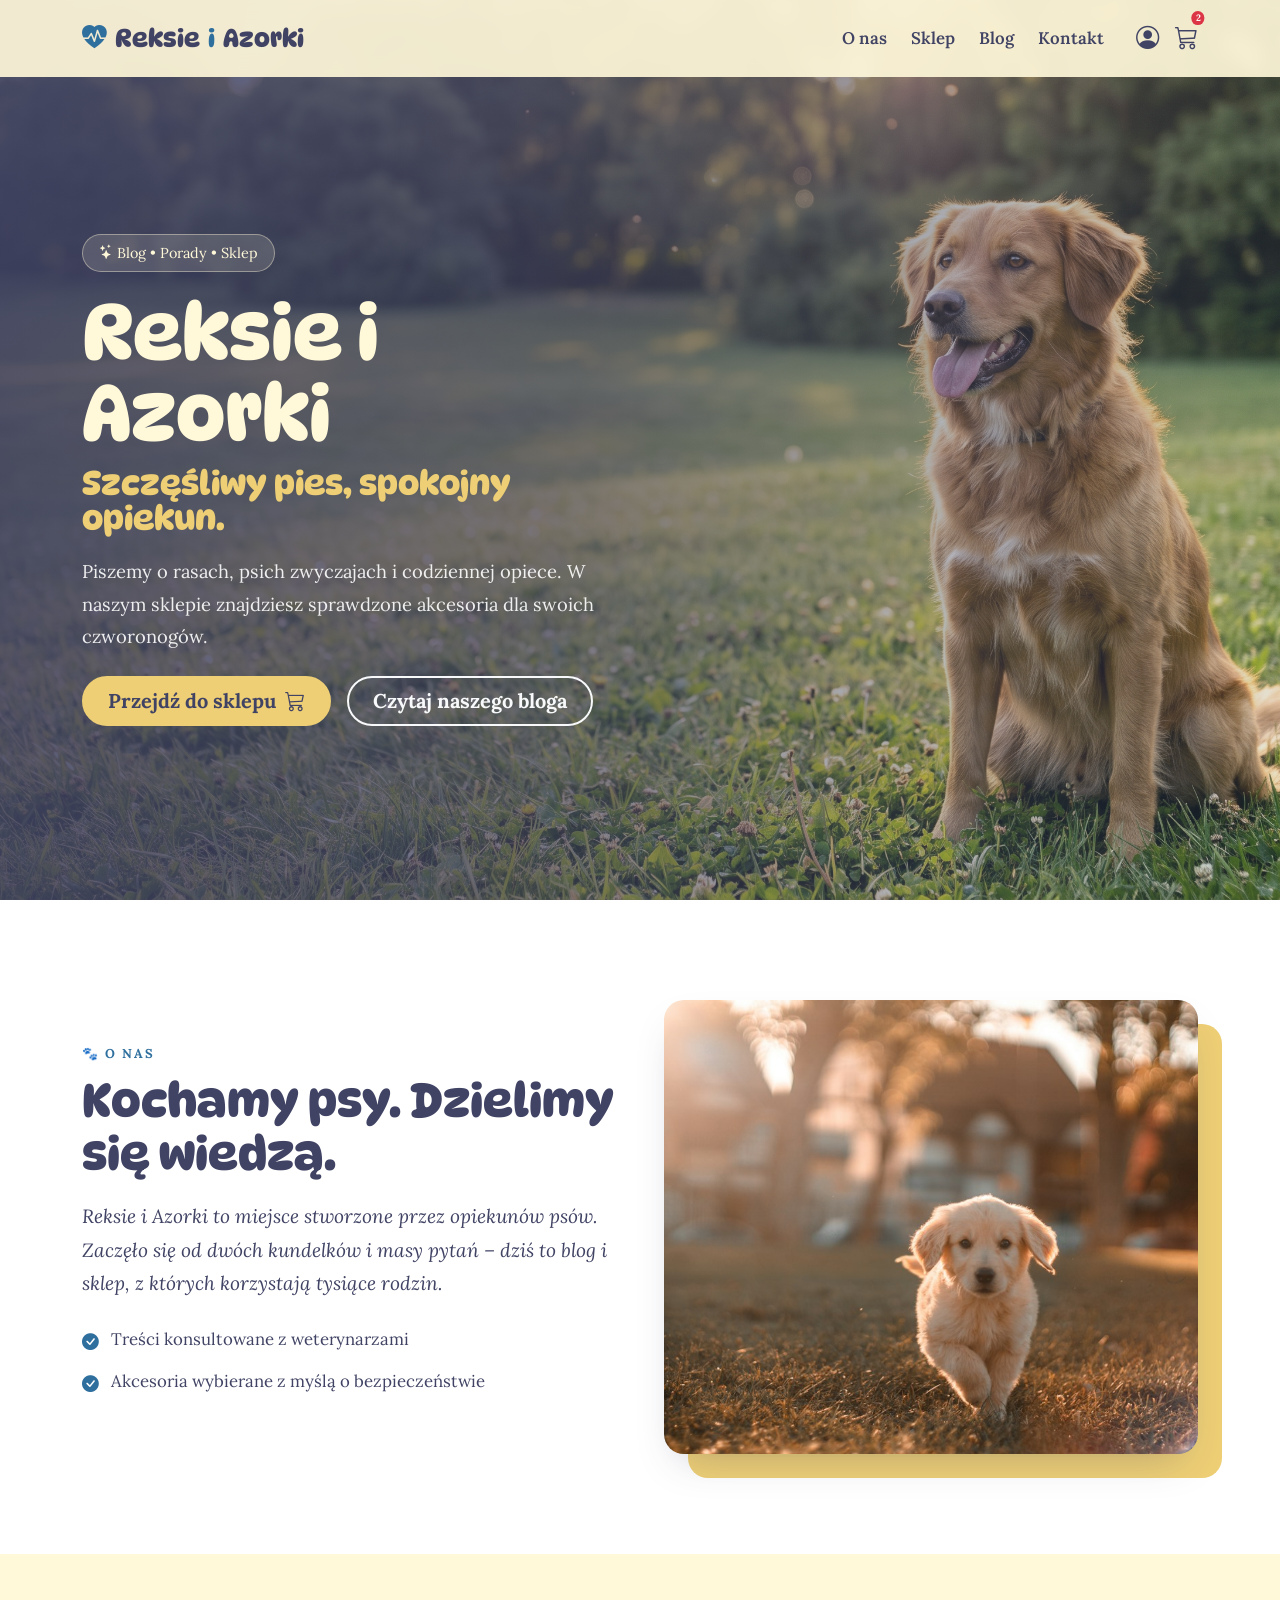
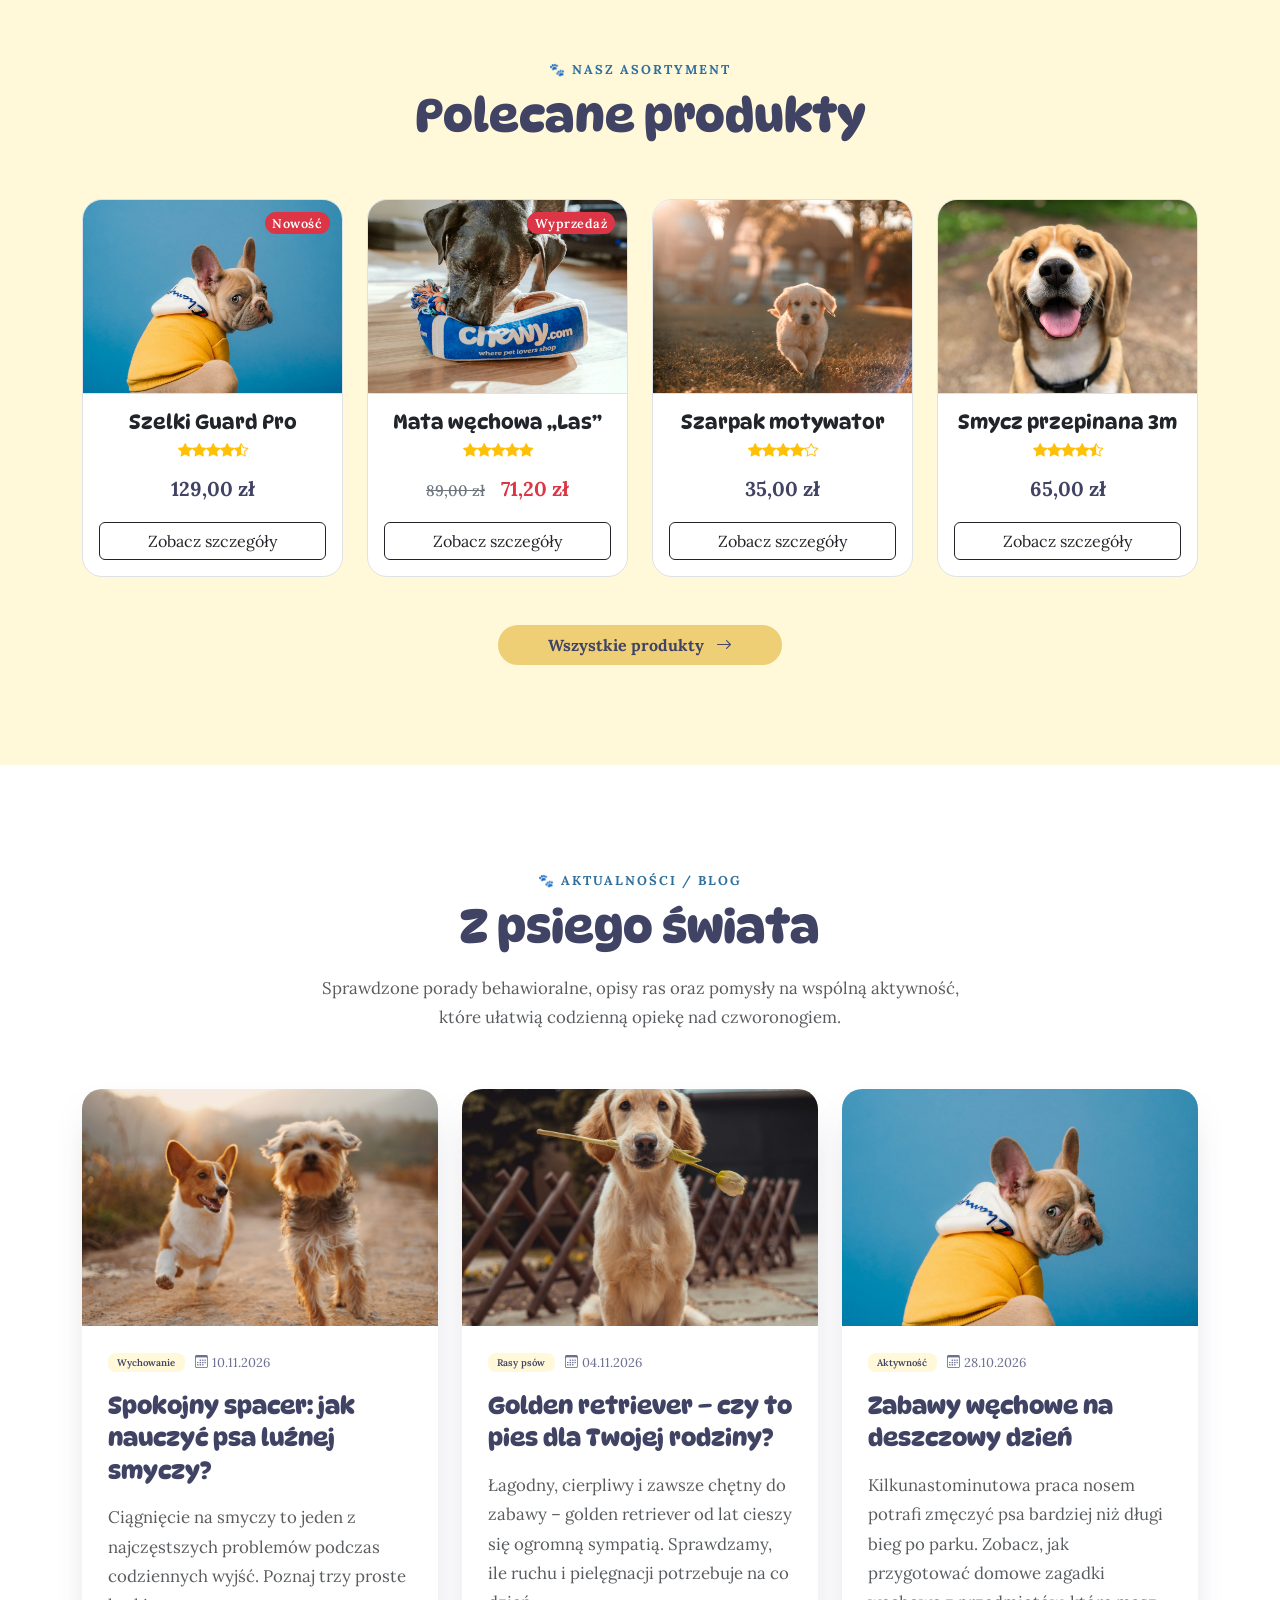
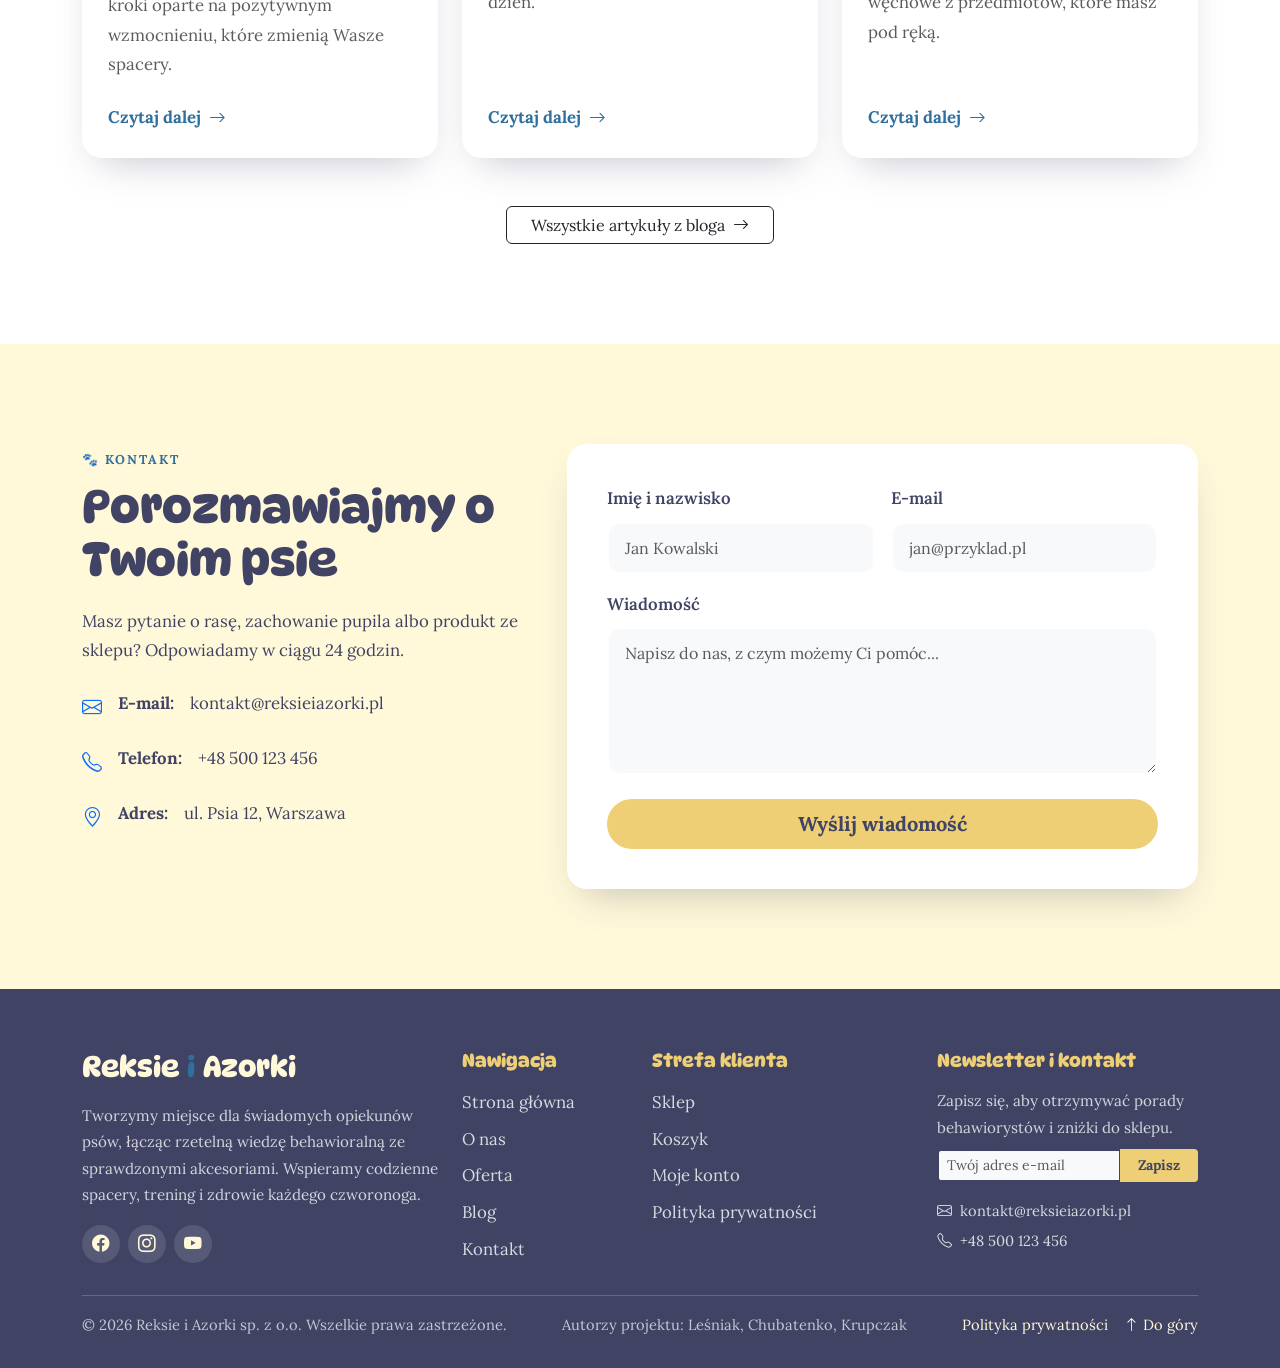
<file: index.html>
<!DOCTYPE html>
<html lang="pl">
<head>
<meta charset="utf-8"/>
<meta content="width=device-width, initial-scale=1" name="viewport"/>
<title>Reksie i Azorki – blog o psach, porady i akcesoria</title>
<meta content="Porady dla opiekunów psów, informacje o rasach i inspiracje do wspólnej aktywności." name="description"/>
<link href="https://fonts.googleapis.com" rel="preconnect"/>
<link crossorigin="" href="https://fonts.gstatic.com" rel="preconnect"/>
<link href="https://fonts.googleapis.com/css2?family=Lora:ital,wght@0,400;0,500;0,600;0,700;1,400&amp;family=DynaPuff:wght@400;500;600;700&amp;display=swap" rel="stylesheet"/>
<link href="https://cdn.jsdelivr.net/npm/bootstrap@5.3.3/dist/css/bootstrap.min.css" rel="stylesheet"/>
<link href="https://cdn.jsdelivr.net/npm/bootstrap-icons@1.11.3/font/bootstrap-icons.min.css" rel="stylesheet"/>
<link href="style.css" rel="stylesheet"/>
</head>
<body data-bs-offset="90" data-bs-spy="scroll" data-bs-target="#mainNav" tabindex="0">
<a class="skip-link" href="#hero">Przejdź do treści</a>

<!-- 1. NAWIGACJA -->
<div id="site-header"></div>

<main>
<!-- 2. HERO -->
<section class="hero" id="hero" style="background-image: url('assets/hero-dog.jpg');">
  <div class="hero-overlay"></div>
  <div class="container position-relative">
    <div class="row">
      <div class="col-lg-7 col-xl-6">
        <span class="eyebrow"><i aria-hidden="true" class="bi bi-stars"></i> Blog • Porady • Sklep</span>
        <h1 class="hero-title">Reksie i Azorki<br><span class="hero-tagline">Szczęśliwy pies, spokojny opiekun.</span></h1>
        <p class="hero-lead">Piszemy o rasach, psich zwyczajach i codziennej opiece. W naszym sklepie znajdziesz sprawdzone akcesoria dla swoich czworonogów.</p>
        <div class="d-flex flex-wrap gap-3 mt-4">
          <a class="btn btn-brand btn-lg px-4" href="sklep.html">Przejdź do sklepu <i aria-hidden="true" class="bi bi-cart3 ms-1"></i></a>
          <a class="btn btn-outline-light btn-lg px-4" href="blog.html">Czytaj naszego bloga</a>
        </div>
      </div>
    </div>
  </div>
</section>

<!-- 3. O NAS -->
<section class="section" id="o-nas">
  <div class="container">
    <div class="row align-items-center g-5">
      <div class="col-lg-6">
        <span class="section-kicker">O nas</span>
        <h2 class="section-title">Kochamy psy. Dzielimy się wiedzą.</h2>
        <p class="lead-text">Reksie i Azorki to miejsce stworzone przez opiekunów psów. Zaczęło się od dwóch kundelków i masy pytań – dziś to blog i sklep, z których korzystają tysiące rodzin.</p>
        <ul class="feature-list list-unstyled mt-4">
          <li><i aria-hidden="true" class="bi bi-check-circle-fill"></i> Treści konsultowane z weterynarzami</li>
          <li><i aria-hidden="true" class="bi bi-check-circle-fill"></i> Akcesoria wybierane z myślą o bezpieczeństwie</li>
        </ul>
      </div>
      <div class="col-lg-6">
        <div class="about-media">
          <img alt="Uśmiechnięta kobieta przytulająca psa" class="img-fluid about-img" loading="lazy" src="assets/dog-5.jpg"/>
        </div>
      </div>
    </div>
  </div>
</section>

<!-- 4. SKLEP -->
<section class="section section-alt" id="sklep">
  <div class="container">
    <div class="text-center mx-auto section-intro">
      <span class="section-kicker">Nasz asortyment</span>
      <h2 class="section-title">Polecane produkty</h2>
    </div>
    <div class="row g-4">
      <div class="col-md-6 col-lg-3">
        <article class="card h-100 product-card">
          <div class="product-img-wrapper">
            <span class="badge bg-danger product-badge">Nowość</span>
            <img src="assets/dog-3.jpg" class="card-img-top" alt="Szelki" loading="lazy">
          </div>
          <div class="card-body d-flex flex-column text-center">
            <h3 class="card-title h5 mb-1">Szelki Guard Pro</h3>
            <div class="rating-stars mb-2">
              <i class="bi bi-star-fill"></i><i class="bi bi-star-fill"></i><i class="bi bi-star-fill"></i><i class="bi bi-star-fill"></i><i class="bi bi-star-half"></i>
            </div>
            <div class="price-wrap mb-3 mt-auto"><span class="current-price">129,00 zł</span></div>
            <a href="produkt.html" class="btn btn-outline-dark w-100 mt-auto">Zobacz szczegóły</a>
          </div>
        </article>
      </div>
      <div class="col-md-6 col-lg-3">
        <article class="card h-100 product-card">
          <div class="product-img-wrapper">
            <span class="badge bg-danger product-badge">Wyprzedaż</span>
            <img src="assets/dog-4.jpg" class="card-img-top" alt="Mata węchowa" loading="lazy">
          </div>
          <div class="card-body d-flex flex-column text-center">
            <h3 class="card-title h5 mb-1">Mata węchowa „Las”</h3>
            <div class="rating-stars mb-2">
              <i class="bi bi-star-fill"></i><i class="bi bi-star-fill"></i><i class="bi bi-star-fill"></i><i class="bi bi-star-fill"></i><i class="bi bi-star-fill"></i>
            </div>
            <div class="price-wrap mb-3 mt-auto">
              <span class="old-price">89,00 zł</span>
              <span class="current-price text-danger">71,20 zł</span>
            </div>
            <a href="produkt.html" class="btn btn-outline-dark w-100 mt-auto">Zobacz szczegóły</a>
          </div>
        </article>
      </div>
      <div class="col-md-6 col-lg-3">
        <article class="card h-100 product-card">
          <div class="product-img-wrapper">
            <img src="assets/dog-5.jpg" class="card-img-top" alt="Szarpak" loading="lazy">
          </div>
          <div class="card-body d-flex flex-column text-center">
            <h3 class="card-title h5 mb-1">Szarpak motywator</h3>
            <div class="rating-stars mb-2">
              <i class="bi bi-star-fill"></i><i class="bi bi-star-fill"></i><i class="bi bi-star-fill"></i><i class="bi bi-star-fill"></i><i class="bi bi-star"></i>
            </div>
            <div class="price-wrap mb-3 mt-auto"><span class="current-price">35,00 zł</span></div>
            <a href="produkt.html" class="btn btn-outline-dark w-100 mt-auto">Zobacz szczegóły</a>
          </div>
        </article>
      </div>
      <div class="col-md-6 col-lg-3">
        <article class="card h-100 product-card">
          <div class="product-img-wrapper">
            <img src="assets/dog-6.jpg" class="card-img-top" alt="Smycz" loading="lazy">
          </div>
          <div class="card-body d-flex flex-column text-center">
            <h3 class="card-title h5 mb-1">Smycz przepinana 3m</h3>
            <div class="rating-stars mb-2">
              <i class="bi bi-star-fill"></i><i class="bi bi-star-fill"></i><i class="bi bi-star-fill"></i><i class="bi bi-star-fill"></i><i class="bi bi-star-half"></i>
            </div>
            <div class="price-wrap mb-3 mt-auto"><span class="current-price">65,00 zł</span></div>
            <a href="produkt.html" class="btn btn-outline-dark w-100 mt-auto">Zobacz szczegóły</a>
          </div>
        </article>
      </div>
    </div>
    <div class="text-center mt-5">
      <a href="sklep.html" class="btn btn-brand px-5">Wszystkie produkty <i class="bi bi-arrow-right ms-2"></i></a>
    </div>
  </div>
</section>

<!-- 5. BLOG -->
<section class="section" id="blog">
  <div class="container">
    <div class="text-center mx-auto section-intro">
      <span class="section-kicker">Aktualności / Blog</span>
      <h2 class="section-title">Z psiego świata</h2>
      <p class="text-muted">Sprawdzone porady behawioralne, opisy ras oraz pomysły na wspólną aktywność, które ułatwią codzienną opiekę nad czworonogiem.</p>
    </div>
    <div class="row g-4">
      <div class="col-md-6 col-lg-4">
        <article class="card blog-card h-100">
          <a href="single.html?post=spacer"><img alt="Psy na spacerze" class="card-img-top" loading="lazy" src="assets/dog-1.jpg"/></a>
          <div class="card-body d-flex flex-column">
            <div class="post-meta">
              <span class="badge category-badge">Wychowanie</span>
              <span><i class="bi bi-calendar3 me-1"></i>10.11.2026</span>
            </div>
            <h3 class="card-title"><a href="single.html?post=spacer">Spokojny spacer: jak nauczyć psa luźnej smyczy?</a></h3>
            <p class="card-text text-muted mb-4">Ciągnięcie na smyczy to jeden z najczęstszych problemów podczas codziennych wyjść. Poznaj trzy proste kroki oparte na pozytywnym wzmocnieniu, które zmienią Wasze spacery.</p>
            <a class="card-link-brand mt-auto" href="single.html?post=spacer">Czytaj dalej <i class="bi bi-arrow-right"></i></a>
          </div>
        </article>
      </div>
      <div class="col-md-6 col-lg-4">
        <article class="card blog-card h-100">
          <a href="single.html?post=rasa"><img alt="Golden retriever" class="card-img-top" loading="lazy" src="assets/dog-2.jpg"/></a>
          <div class="card-body d-flex flex-column">
            <div class="post-meta">
              <span class="badge category-badge">Rasy psów</span>
              <span><i class="bi bi-calendar3 me-1"></i>04.11.2026</span>
            </div>
            <h3 class="card-title"><a href="single.html?post=rasa">Golden retriever – czy to pies dla Twojej rodziny?</a></h3>
            <p class="card-text text-muted mb-4">Łagodny, cierpliwy i zawsze chętny do zabawy – golden retriever od lat cieszy się ogromną sympatią. Sprawdzamy, ile ruchu i pielęgnacji potrzebuje na co dzień.</p>
            <a class="card-link-brand mt-auto" href="single.html?post=rasa">Czytaj dalej <i class="bi bi-arrow-right"></i></a>
          </div>
        </article>
      </div>
      <div class="col-md-6 col-lg-4">
        <article class="card blog-card h-100">
          <a href="single.html?post=zabawa"><img alt="Pies na trawie" class="card-img-top" loading="lazy" src="assets/dog-3.jpg"/></a>
          <div class="card-body d-flex flex-column">
            <div class="post-meta">
              <span class="badge category-badge">Aktywność</span>
              <span><i class="bi bi-calendar3 me-1"></i>28.10.2026</span>
            </div>
            <h3 class="card-title"><a href="single.html?post=zabawa">Zabawy węchowe na deszczowy dzień</a></h3>
            <p class="card-text text-muted mb-4">Kilkunastominutowa praca nosem potrafi zmęczyć psa bardziej niż długi bieg po parku. Zobacz, jak przygotować domowe zagadki węchowe z przedmiotów, które masz pod ręką.</p>
            <a class="card-link-brand mt-auto" href="single.html?post=zabawa">Czytaj dalej <i class="bi bi-arrow-right"></i></a>
          </div>
        </article>
      </div>
    </div>
    <div class="text-center mt-5">
      <a class="btn btn-outline-dark px-4" href="blog.html">Wszystkie artykuły z bloga <i aria-hidden="true" class="bi bi-arrow-right ms-1"></i></a>
    </div>
  </div>
</section>

<!-- 6. KONTAKT -->
<section class="section section-alt" id="kontakt">
  <div class="container">
    <div class="row g-5">
      <div class="col-lg-5">
        <span class="section-kicker">Kontakt</span>
        <h2 class="section-title">Porozmawiajmy o Twoim psie</h2>
        <p>Masz pytanie o rasę, zachowanie pupila albo produkt ze sklepu? Odpowiadamy w ciągu 24 godzin.</p>
        <ul class="contact-list list-unstyled mt-4">
          <li><i class="bi bi-envelope fs-5 text-primary"></i> <strong>E-mail:</strong> kontakt@reksieiazorki.pl</li>
          <li><i class="bi bi-telephone fs-5 text-primary"></i> <strong>Telefon:</strong> +48 500 123 456</li>
          <li><i class="bi bi-geo-alt fs-5 text-primary"></i> <strong>Adres:</strong> ul. Psia 12, Warszawa</li>
        </ul>
      </div>
      <div class="col-lg-7">
        <form class="contact-form">
          <div class="row g-3 mb-3">
            <div class="col-md-6">
              <label for="contactName" class="form-label">Imię i nazwisko</label>
              <input type="text" id="contactName" class="form-control" placeholder="Jan Kowalski" required>
            </div>
            <div class="col-md-6">
              <label for="contactEmail" class="form-label">E-mail</label>
              <input type="email" id="contactEmail" class="form-control" placeholder="jan@przyklad.pl" required>
            </div>
          </div>
          <div class="mb-4">
            <label for="contactMessage" class="form-label">Wiadomość</label>
            <textarea id="contactMessage" class="form-control" rows="5" placeholder="Napisz do nas, z czym możemy Ci pomóc..." required></textarea>
          </div>
          <button class="btn btn-brand btn-lg w-100" type="button">Wyślij wiadomość</button>
        </form>
      </div>
    </div>
  </div>
</section>
</main>

<!-- STOPKA -->
<div id="site-footer"></div>
<script src="js/layout.js"></script>
<script src="https://cdn.jsdelivr.net/npm/bootstrap@5.3.3/dist/js/bootstrap.bundle.min.js"></script>
</body>
</html>
</file>
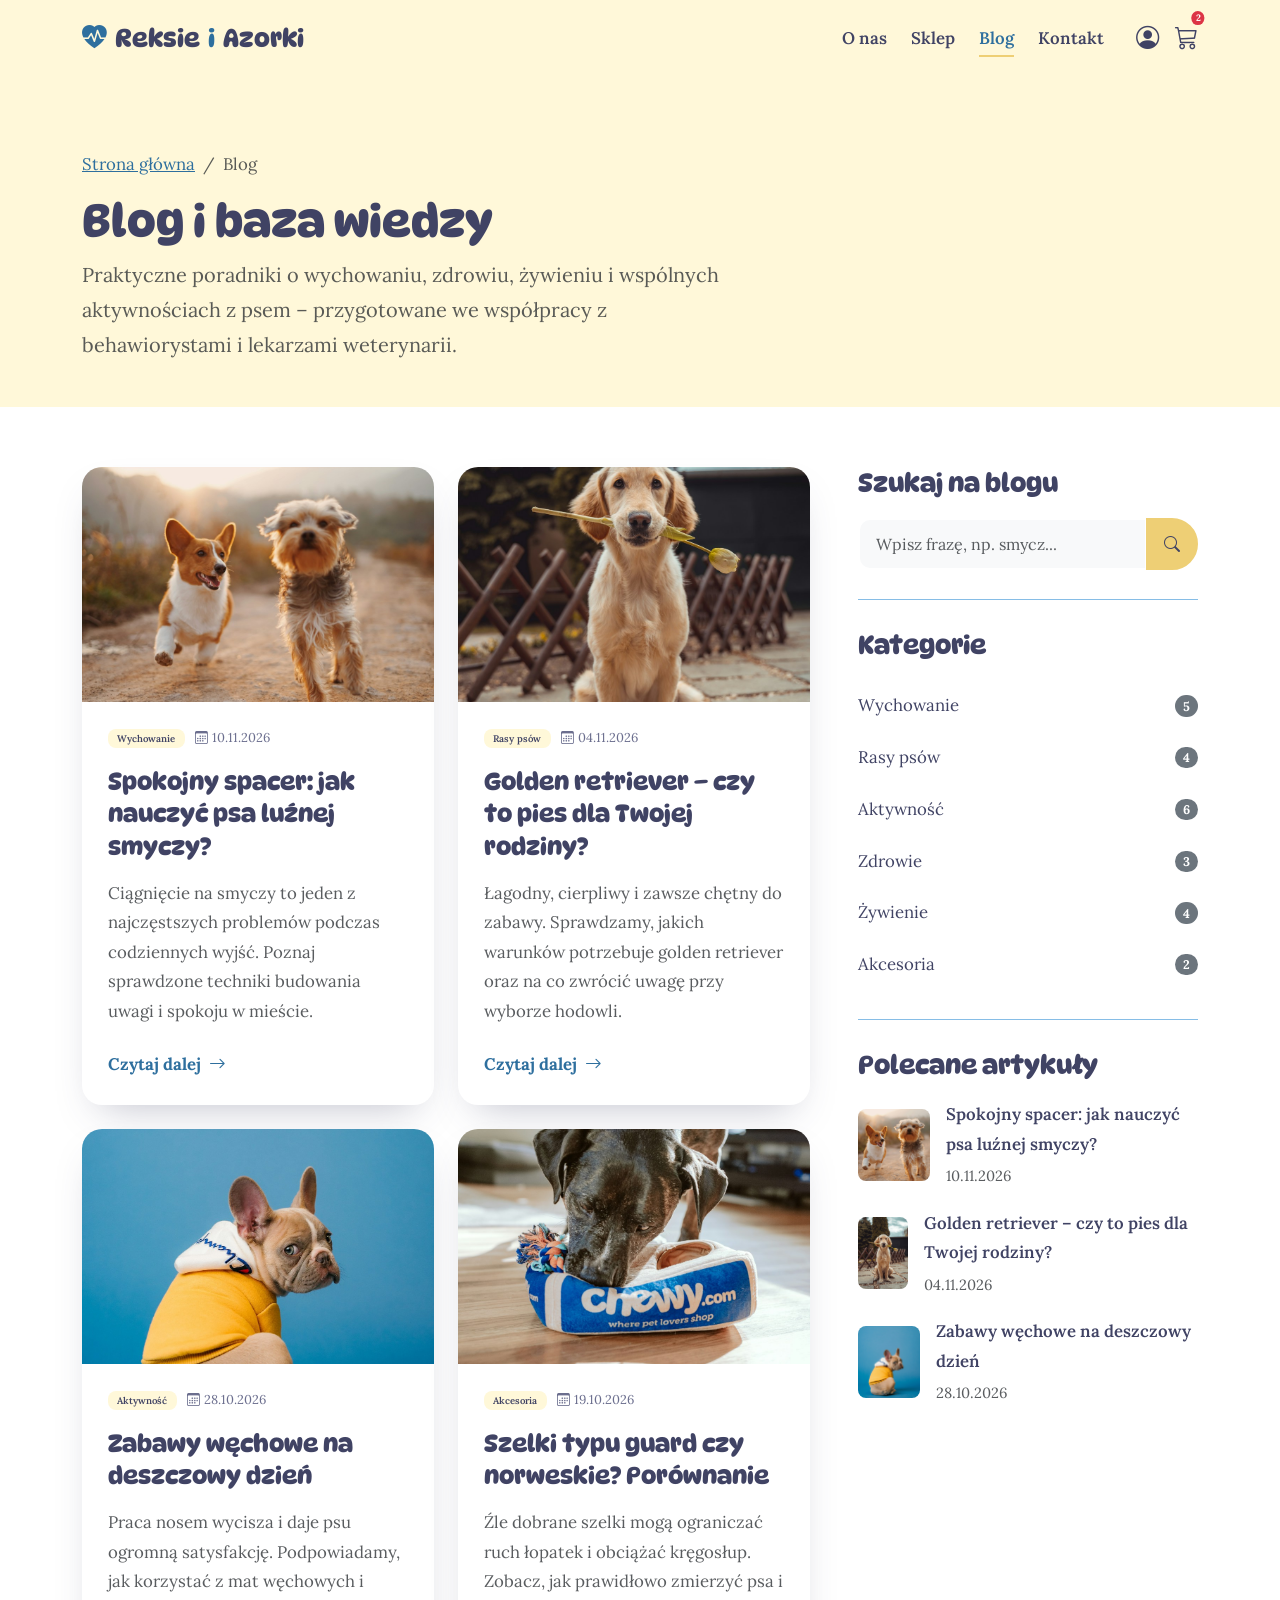
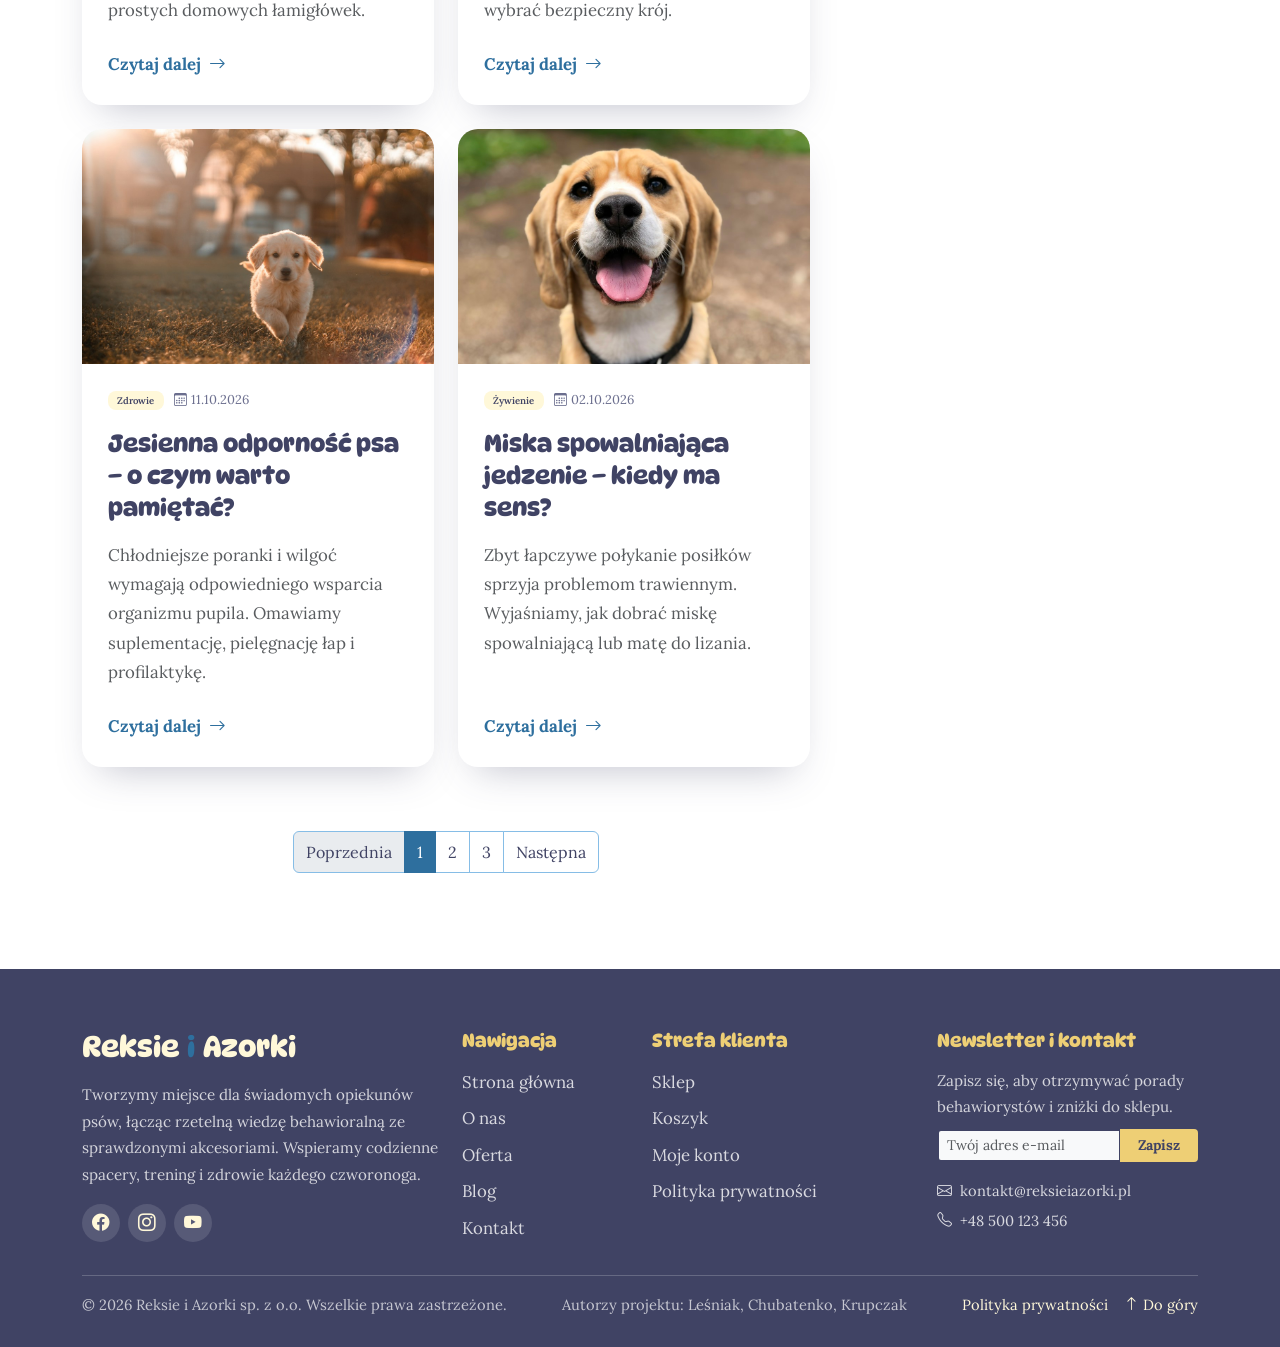
<file: blog.html>
<!DOCTYPE html>
<html lang="pl">
<head>
  <meta charset="utf-8">
  <meta name="viewport" content="width=device-width, initial-scale=1">
  <title>Blog i porady dla opiekunów psów | Reksie i Azorki</title>
  <meta name="description" content="Artykuły o wychowaniu, żywieniu, zdrowiu i rasach psów. Baza wiedzy Reksie i Azorki.">
  <link href="https://fonts.googleapis.com/css2?family=Lora:ital,wght@0,400;0,600;0,700;1,400&family=DynaPuff:wght@400;600;700&display=swap" rel="stylesheet">
  <link href="https://cdn.jsdelivr.net/npm/bootstrap@5.3.3/dist/css/bootstrap.min.css" rel="stylesheet">
  <link href="https://cdn.jsdelivr.net/npm/bootstrap-icons@1.11.3/font/bootstrap-icons.min.css" rel="stylesheet">
  <link href="style.css" rel="stylesheet">
</head>
<body>
  <div id="site-header"></div>

  <!-- Nagłówek podstrony -->
  <section class="page-header">
    <div class="container">
      <nav aria-label="breadcrumb" class="mb-3">
        <ol class="breadcrumb mb-0">
          <li class="breadcrumb-item"><a href="index.html">Strona główna</a></li>
          <li class="breadcrumb-item active" aria-current="page">Blog</li>
        </ol>
      </nav>
      <h1>Blog i baza wiedzy</h1>
      <p class="lead text-muted mt-2">Praktyczne poradniki o wychowaniu, zdrowiu, żywieniu i wspólnych aktywnościach z psem – przygotowane we współpracy z behawiorystami i lekarzami weterynarii.</p>
    </div>
  </section>

  <!-- Główny układ dwukolumnowy -->
  <div class="container blog-layout">
    <div class="row g-5">
      <!-- Kolumna treści głównej -->
      <main class="col-lg-8">
        <div class="row g-4">
          <!-- Wpis 1 -->
          <div class="col-md-6">
            <article class="card blog-card h-100">
              <a href="single.html"><img src="assets/dog-1.jpg" class="card-img-top" alt="Pies na spacerze na luźnej smyczy" loading="lazy"></a>
              <div class="card-body d-flex flex-column">
                <div class="post-meta">
                  <span class="badge category-badge">Wychowanie</span>
                  <span><i class="bi bi-calendar3 me-1"></i>10.11.2026</span>
                </div>
                <h3 class="card-title"><a href="single.html">Spokojny spacer: jak nauczyć psa luźnej smyczy?</a></h3>
                <p class="card-text text-muted mb-4">Ciągnięcie na smyczy to jeden z najczęstszych problemów podczas codziennych wyjść. Poznaj sprawdzone techniki budowania uwagi i spokoju w mieście.</p>
                <a href="single.html" class="card-link-brand mt-auto">Czytaj dalej <i class="bi bi-arrow-right"></i></a>
              </div>
            </article>
          </div>

          <!-- Wpis 2 -->
          <div class="col-md-6">
            <article class="card blog-card h-100">
              <a href="single.html"><img src="assets/dog-2.jpg" class="card-img-top" alt="Golden retriever na łące" loading="lazy"></a>
              <div class="card-body d-flex flex-column">
                <div class="post-meta">
                  <span class="badge category-badge">Rasy psów</span>
                  <span><i class="bi bi-calendar3 me-1"></i>04.11.2026</span>
                </div>
                <h3 class="card-title"><a href="single.html">Golden retriever – czy to pies dla Twojej rodziny?</a></h3>
                <p class="card-text text-muted mb-4">Łagodny, cierpliwy i zawsze chętny do zabawy. Sprawdzamy, jakich warunków potrzebuje golden retriever oraz na co zwrócić uwagę przy wyborze hodowli.</p>
                <a href="single.html" class="card-link-brand mt-auto">Czytaj dalej <i class="bi bi-arrow-right"></i></a>
              </div>
            </article>
          </div>

          <!-- Wpis 3 -->
          <div class="col-md-6">
            <article class="card blog-card h-100">
              <a href="single.html"><img src="assets/dog-3.jpg" class="card-img-top" alt="Pies podczas zabawy węchowej" loading="lazy"></a>
              <div class="card-body d-flex flex-column">
                <div class="post-meta">
                  <span class="badge category-badge">Aktywność</span>
                  <span><i class="bi bi-calendar3 me-1"></i>28.10.2026</span>
                </div>
                <h3 class="card-title"><a href="single.html">Zabawy węchowe na deszczowy dzień</a></h3>
                <p class="card-text text-muted mb-4">Praca nosem wycisza i daje psu ogromną satysfakcję. Podpowiadamy, jak korzystać z mat węchowych i prostych domowych łamigłówek.</p>
                <a href="single.html" class="card-link-brand mt-auto">Czytaj dalej <i class="bi bi-arrow-right"></i></a>
              </div>
            </article>
          </div>

          <!-- Wpis 4 -->
          <div class="col-md-6">
            <article class="card blog-card h-100">
              <a href="single.html"><img src="assets/dog-4.jpg" class="card-img-top" alt="Dobór szelek dla psa" loading="lazy"></a>
              <div class="card-body d-flex flex-column">
                <div class="post-meta">
                  <span class="badge category-badge">Akcesoria</span>
                  <span><i class="bi bi-calendar3 me-1"></i>19.10.2026</span>
                </div>
                <h3 class="card-title"><a href="single.html">Szelki typu guard czy norweskie? Porównanie</a></h3>
                <p class="card-text text-muted mb-4">Źle dobrane szelki mogą ograniczać ruch łopatek i obciążać kręgosłup. Zobacz, jak prawidłowo zmierzyć psa i wybrać bezpieczny krój.</p>
                <a href="single.html" class="card-link-brand mt-auto">Czytaj dalej <i class="bi bi-arrow-right"></i></a>
              </div>
            </article>
          </div>

          <!-- Wpis 5 -->
          <div class="col-md-6">
            <article class="card blog-card h-100">
              <a href="single.html"><img src="assets/dog-5.jpg" class="card-img-top" alt="Opiekunka z psem" loading="lazy"></a>
              <div class="card-body d-flex flex-column">
                <div class="post-meta">
                  <span class="badge category-badge">Zdrowie</span>
                  <span><i class="bi bi-calendar3 me-1"></i>11.10.2026</span>
                </div>
                <h3 class="card-title"><a href="single.html">Jesienna odporność psa – o czym warto pamiętać?</a></h3>
                <p class="card-text text-muted mb-4">Chłodniejsze poranki i wilgoć wymagają odpowiedniego wsparcia organizmu pupila. Omawiamy suplementację, pielęgnację łap i profilaktykę.</p>
                <a href="single.html" class="card-link-brand mt-auto">Czytaj dalej <i class="bi bi-arrow-right"></i></a>
              </div>
            </article>
          </div>

          <!-- Wpis 6 -->
          <div class="col-md-6">
            <article class="card blog-card h-100">
              <a href="single.html"><img src="assets/dog-6.jpg" class="card-img-top" alt="Odpoczynek psa w domu" loading="lazy"></a>
              <div class="card-body d-flex flex-column">
                <div class="post-meta">
                  <span class="badge category-badge">Żywienie</span>
                  <span><i class="bi bi-calendar3 me-1"></i>02.10.2026</span>
                </div>
                <h3 class="card-title"><a href="single.html">Miska spowalniająca jedzenie – kiedy ma sens?</a></h3>
                <p class="card-text text-muted mb-4">Zbyt łapczywe połykanie posiłków sprzyja problemom trawiennym. Wyjaśniamy, jak dobrać miskę spowalniającą lub matę do lizania.</p>
                <a href="single.html" class="card-link-brand mt-auto">Czytaj dalej <i class="bi bi-arrow-right"></i></a>
              </div>
            </article>
          </div>
        </div>

        <!-- Paginacja -->
        <nav aria-label="Paginacja wpisów na blogu" class="mt-5 pt-3">
          <ul class="pagination justify-content-center">
            <li class="page-item disabled"><a class="page-link" href="blog.html" tabindex="-1">Poprzednia</a></li>
            <li class="page-item active"><a class="page-link" href="blog.html">1</a></li>
            <li class="page-item"><a class="page-link" href="blog.html">2</a></li>
            <li class="page-item"><a class="page-link" href="blog.html">3</a></li>
            <li class="page-item"><a class="page-link" href="blog.html">Następna</a></li>
          </ul>
        </nav>
      </main>

      <!-- Pasek boczny -->
      <aside class="col-lg-4 blog-sidebar">
        <!-- Wyszukiwarka -->
        <section>
          <h2>Szukaj na blogu</h2>
          <form role="search" action="blog.html">
            <div class="input-group">
              <input type="search" class="form-control" placeholder="Wpisz frazę, np. smycz..." aria-label="Szukaj artykułów">
              <button class="btn btn-brand px-3" type="submit" aria-label="Szukaj">
                <i class="bi bi-search"></i>
              </button>
            </div>
          </form>
        </section>

        <!-- Kategorie -->
        <section>
          <h2>Kategorie</h2>
          <ul class="list-unstyled mb-0">
            <li><a href="blog.html" class="category-link"><span>Wychowanie</span><span class="badge rounded-pill bg-secondary">5</span></a></li>
            <li><a href="blog.html" class="category-link"><span>Rasy psów</span><span class="badge rounded-pill bg-secondary">4</span></a></li>
            <li><a href="blog.html" class="category-link"><span>Aktywność</span><span class="badge rounded-pill bg-secondary">6</span></a></li>
            <li><a href="blog.html" class="category-link"><span>Zdrowie</span><span class="badge rounded-pill bg-secondary">3</span></a></li>
            <li><a href="blog.html" class="category-link"><span>Żywienie</span><span class="badge rounded-pill bg-secondary">4</span></a></li>
            <li><a href="blog.html" class="category-link"><span>Akcesoria</span><span class="badge rounded-pill bg-secondary">2</span></a></li>
          </ul>
        </section>

        <!-- Polecane artykuły -->
        <section class="border-bottom-0 pb-0 mb-0">
          <h2>Polecane artykuły</h2>
          <div class="recommended-item">
            <img src="assets/dog-1.jpg" alt="Spokojny spacer" loading="lazy">
            <div>
              <a href="single.html">Spokojny spacer: jak nauczyć psa luźnej smyczy?</a>
              <div class="small text-muted mt-1">10.11.2026</div>
            </div>
          </div>
          <div class="recommended-item">
            <img src="assets/dog-2.jpg" alt="Golden retriever" loading="lazy">
            <div>
              <a href="single.html">Golden retriever – czy to pies dla Twojej rodziny?</a>
              <div class="small text-muted mt-1">04.11.2026</div>
            </div>
          </div>
          <div class="recommended-item mb-0">
            <img src="assets/dog-3.jpg" alt="Zabawy węchowe" loading="lazy">
            <div>
              <a href="single.html">Zabawy węchowe na deszczowy dzień</a>
              <div class="small text-muted mt-1">28.10.2026</div>
            </div>
          </div>
        </section>
      </aside>
    </div>
  </div>

  <div id="site-footer"></div>
  <script src="js/layout.js"></script>
  <script src="https://cdn.jsdelivr.net/npm/bootstrap@5.3.3/dist/js/bootstrap.bundle.min.js"></script>
</body>
</html>
</file>
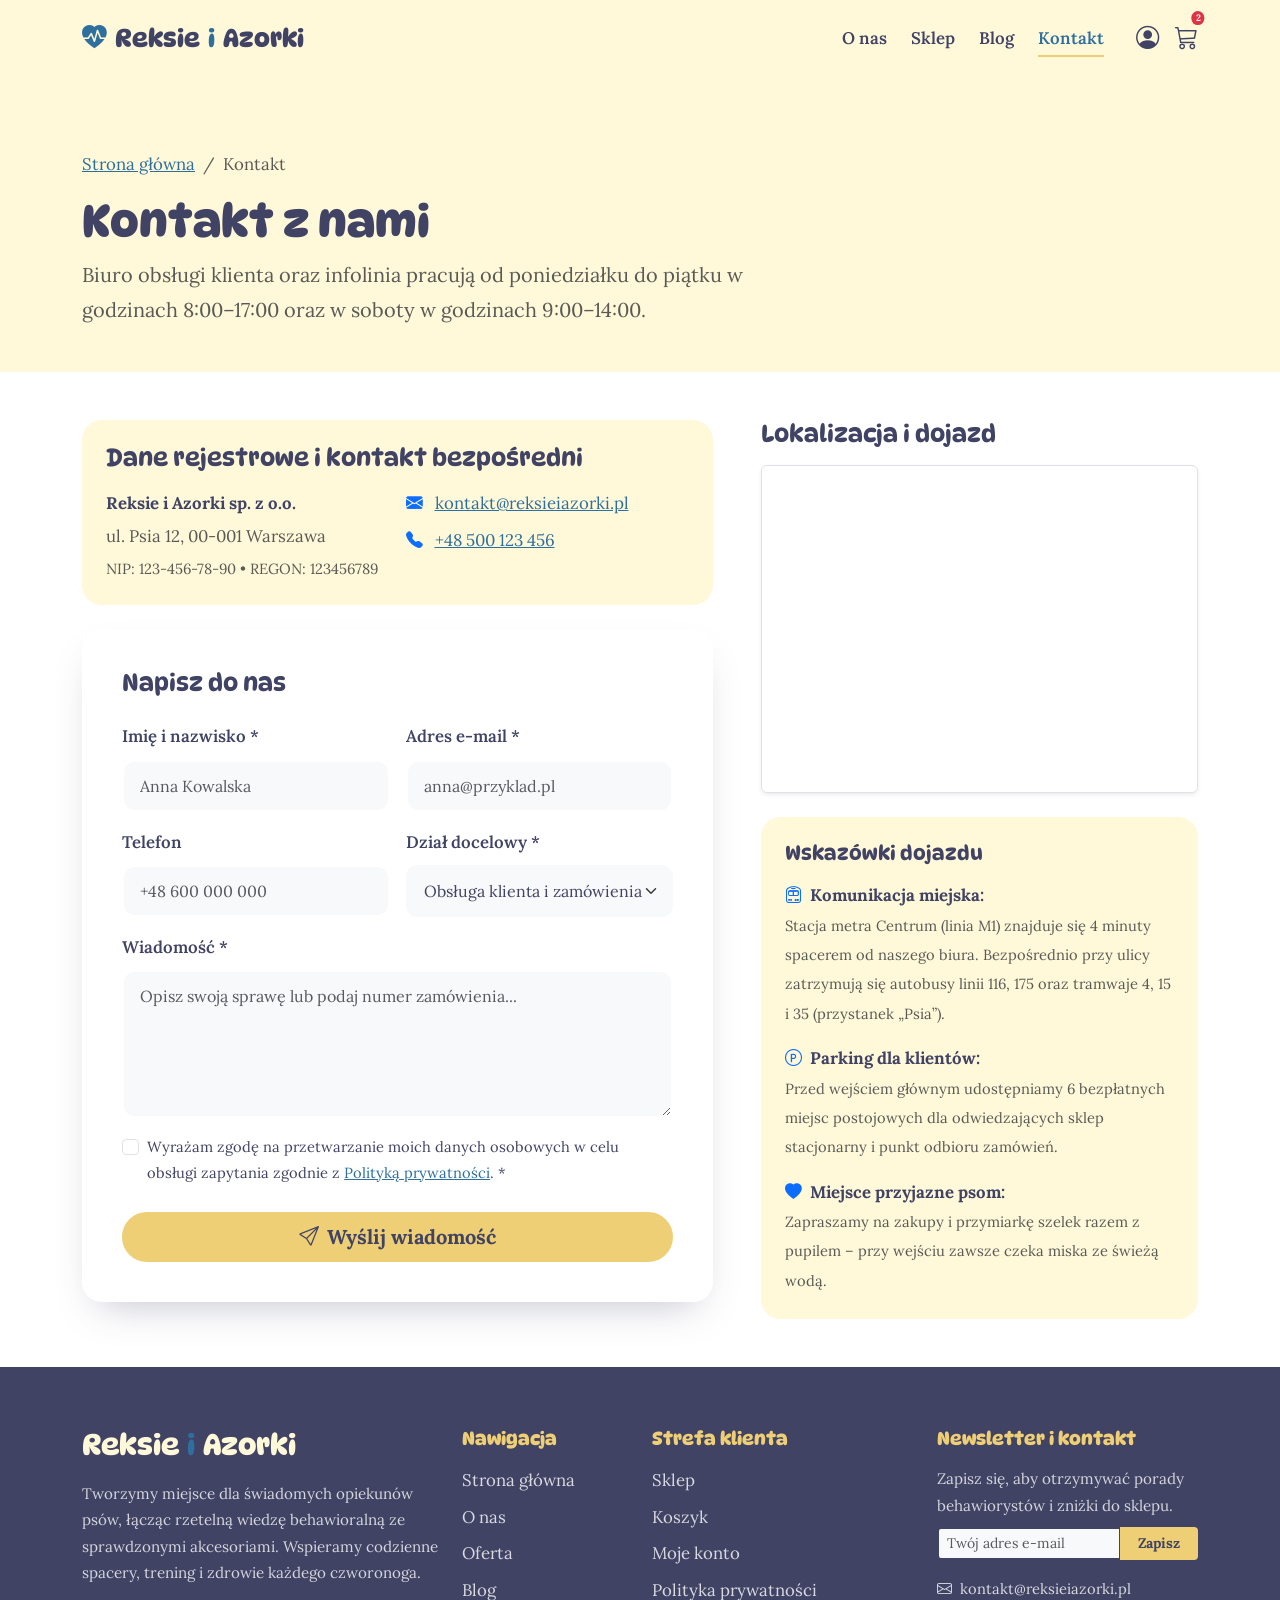
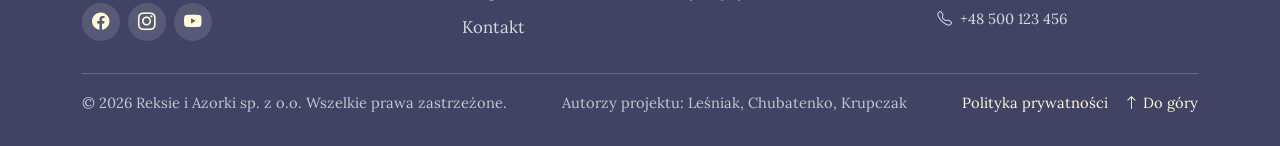
<file: kontakt.html>
<!DOCTYPE html>
<html lang="pl">
<head>
  <meta charset="utf-8">
  <meta name="viewport" content="width=device-width, initial-scale=1">
  <title>Kontakt | Reksie i Azorki</title>
  <meta name="description" content="Skontaktuj się z zespołem Reksie i Azorki. Dane rejestrowe, formularz kontaktowy, mapa dojazdu oraz godziny pracy biura obsługi klienta.">
  <link href="https://fonts.googleapis.com/css2?family=Lora:ital,wght@0,400;0,600;0,700;1,400&family=DynaPuff:wght@400;600;700&display=swap" rel="stylesheet">
  <link href="https://cdn.jsdelivr.net/npm/bootstrap@5.3.3/dist/css/bootstrap.min.css" rel="stylesheet">
  <link href="https://cdn.jsdelivr.net/npm/bootstrap-icons@1.11.3/font/bootstrap-icons.min.css" rel="stylesheet">
  <link href="style.css" rel="stylesheet">
</head>
<body>
  <div id="site-header"></div>

  <!-- Nagłówek podstrony -->
  <section class="page-header">
    <div class="container">
      <nav aria-label="breadcrumb" class="mb-3">
        <ol class="breadcrumb mb-0">
          <li class="breadcrumb-item"><a href="index.html">Strona główna</a></li>
          <li class="breadcrumb-item active" aria-current="page">Kontakt</li>
        </ol>
      </nav>
      <h1>Kontakt z nami</h1>
      <p class="lead text-muted mt-2">Biuro obsługi klienta oraz infolinia pracują od poniedziałku do piątku w godzinach <strong>8:00–17:00</strong> oraz w soboty w godzinach <strong>9:00–14:00</strong>.</p>
    </div>
  </section>

  <!-- Główny układ dwukolumnowy -->
  <div class="container py-5">
    <div class="row g-5">
      <!-- Kolumna Danych i Formularza (<main>) -->
      <main class="col-lg-7">
        <div class="contact-details-card p-4 mb-4">
          <h2 class="h4 mb-3">Dane rejestrowe i kontakt bezpośredni</h2>
          <div class="row g-3">
            <div class="col-sm-6">
              <p class="mb-1"><strong>Reksie i Azorki sp. z o.o.</strong></p>
              <p class="mb-1 text-muted">ul. Psia 12, 00-001 Warszawa</p>
              <p class="mb-0 text-muted small">NIP: 123-456-78-90 • REGON: 123456789</p>
            </div>
            <div class="col-sm-6">
              <p class="mb-2">
                <i class="bi bi-envelope-fill text-primary me-2"></i>
                <a href="mailto:kontakt@reksieiazorki.pl">kontakt@reksieiazorki.pl</a>
              </p>
              <p class="mb-0">
                <i class="bi bi-telephone-fill text-primary me-2"></i>
                <a href="tel:+48500123456">+48 500 123 456</a>
              </p>
            </div>
          </div>
        </div>

        <div class="contact-form">
          <h2 class="h4 mb-4">Napisz do nas</h2>
          <form action="kontakt.html">
            <div class="row g-3 mb-3">
              <div class="col-md-6">
                <label for="fullName" class="form-label">Imię i nazwisko *</label>
                <input type="text" class="form-control" id="fullName" placeholder="Anna Kowalska" required>
              </div>
              <div class="col-md-6">
                <label for="emailAddr" class="form-label">Adres e-mail *</label>
                <input type="email" class="form-control" id="emailAddr" placeholder="anna@przyklad.pl" required>
              </div>
            </div>

            <div class="row g-3 mb-3">
              <div class="col-md-6">
                <label for="phoneNum" class="form-label">Telefon</label>
                <input type="tel" class="form-control" id="phoneNum" placeholder="+48 600 000 000">
              </div>
              <div class="col-md-6">
                <label for="department" class="form-label">Dział docelowy *</label>
                <select class="form-select" id="department" required>
                  <option value="obsluga" selected>Obsługa klienta i zamówienia</option>
                  <option value="wspolpraca">Współpraca i redakcja bloga</option>
                  <option value="reklamacje">Reklamacje i zwroty</option>
                  <option value="behawiorysta">Konsultacje behawioralne</option>
                </select>
              </div>
            </div>

            <div class="mb-3">
              <label for="messageBody" class="form-label">Wiadomość *</label>
              <textarea class="form-control" id="messageBody" rows="5" placeholder="Opisz swoją sprawę lub podaj numer zamówienia..." required></textarea>
            </div>

            <div class="form-check mb-4">
              <input class="form-check-input" type="checkbox" id="rodoConsent" required>
              <label class="form-check-label small" for="rodoConsent">
                Wyrażam zgodę na przetwarzanie moich danych osobowych w celu obsługi zapytania zgodnie z <a href="polityka-prywatnosci.html">Polityką prywatności</a>. *
              </label>
            </div>

            <button type="submit" class="btn btn-brand btn-lg w-100">
              <i class="bi bi-send me-2"></i>Wyślij wiadomość
            </button>
          </form>
        </div>
      </main>

      <!-- Kolumna Wizualno-Lokalizacyjna (<aside>) -->
      <aside class="col-lg-5">
        <h2 class="h4 mb-3">Lokalizacja i dojazd</h2>
        <div class="ratio ratio-4x3 rounded overflow-hidden shadow-sm border mb-4">
          <iframe
            class="map-frame"
            src="https://www.openstreetmap.org/export/embed.html?bbox=20.9950%2C52.2220%2C21.0250%2C52.2380&amp;layer=mapnik&amp;marker=52.2300%2C21.0100"
            title="Mapa dojazdu do siedziby Reksie i Azorki przy ul. Psiej 12 w Warszawie"
            loading="lazy">
          </iframe>
        </div>

        <div class="contact-details-card p-4">
          <h3 class="h5 mb-3">Wskazówki dojazdu</h3>
          <ul class="list-unstyled mb-0">
            <li class="mb-3">
              <strong><i class="bi bi-train-front text-primary me-2"></i>Komunikacja miejska:</strong><br>
              <span class="text-muted small">Stacja metra Centrum (linia M1) znajduje się 4 minuty spacerem od naszego biura. Bezpośrednio przy ulicy zatrzymują się autobusy linii 116, 175 oraz tramwaje 4, 15 i 35 (przystanek „Psia”).</span>
            </li>
            <li class="mb-3">
              <strong><i class="bi bi-p-circle text-primary me-2"></i>Parking dla klientów:</strong><br>
              <span class="text-muted small">Przed wejściem głównym udostępniamy 6 bezpłatnych miejsc postojowych dla odwiedzających sklep stacjonarny i punkt odbioru zamówień.</span>
            </li>
            <li class="mb-0">
              <strong><i class="bi bi-heart-fill text-primary me-2"></i>Miejsce przyjazne psom:</strong><br>
              <span class="text-muted small">Zapraszamy na zakupy i przymiarkę szelek razem z pupilem – przy wejściu zawsze czeka miska ze świeżą wodą.</span>
            </li>
          </ul>
        </div>
      </aside>
    </div>
  </div>

  <div id="site-footer"></div>
  <script src="js/layout.js"></script>
  <script src="https://cdn.jsdelivr.net/npm/bootstrap@5.3.3/dist/js/bootstrap.bundle.min.js"></script>
</body>
</html>
</file>
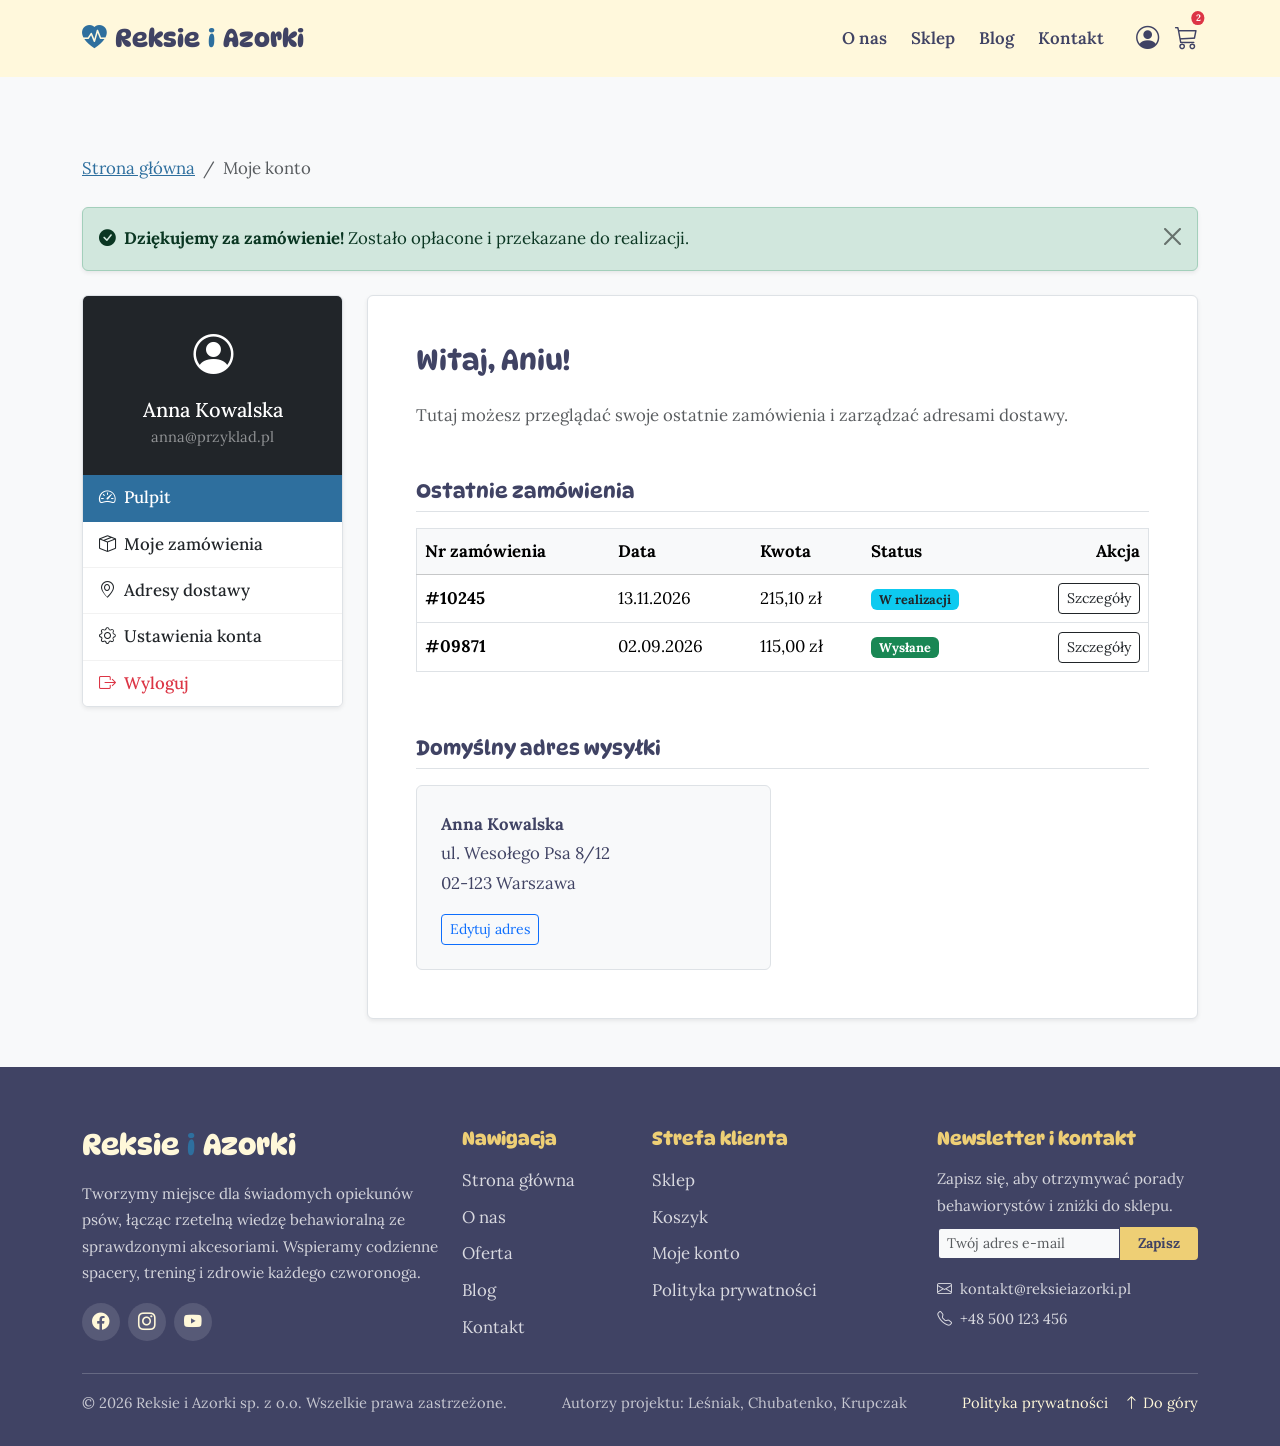
<file: konto.html>
<!DOCTYPE html>
<html lang="pl">
<head>
  <meta charset="utf-8">
  <meta name="viewport" content="width=device-width, initial-scale=1">
  <title>Moje konto | Reksie i Azorki</title>
  <link href="https://fonts.googleapis.com/css2?family=Lora:ital,wght@0,400;0,600;0,700;1,400&family=DynaPuff:wght@400;600;700&display=swap" rel="stylesheet">
  <link href="https://cdn.jsdelivr.net/npm/bootstrap@5.3.3/dist/css/bootstrap.min.css" rel="stylesheet">
  <link href="https://cdn.jsdelivr.net/npm/bootstrap-icons@1.11.3/font/bootstrap-icons.min.css" rel="stylesheet">
  <link href="style.css" rel="stylesheet">
</head>
<body class="page-padding-top bg-light">
  <div id="site-header"></div>
  <main class="container py-4 pb-5">
    <nav aria-label="breadcrumb" class="mb-4">
      <ol class="breadcrumb">
        <li class="breadcrumb-item"><a href="index.html">Strona główna</a></li>
        <li class="breadcrumb-item active" aria-current="page">Moje konto</li>
      </ol>
    </nav>
    <div class="alert alert-success alert-dismissible fade show shadow-sm mb-4" role="alert">
      <strong><i class="bi bi-check-circle-fill me-2"></i>Dziękujemy za zamówienie!</strong> Zostało opłacone i przekazane do realizacji.
      <button type="button" class="btn-close" data-bs-dismiss="alert" aria-label="Zamknij"></button>
    </div>
    <div class="row g-4">
      <aside class="col-lg-3">
        <div class="bg-white rounded shadow-sm border overflow-hidden">
          <div class="p-4 bg-dark text-white text-center">
            <i class="bi bi-person-circle fs-1 mb-2 d-block"></i>
            <h5 class="mb-0">Anna Kowalska</h5>
            <small class="text-white-50">anna@przyklad.pl</small>
          </div>
          <div class="list-group list-group-flush rounded-0 account-sidebar">
            <a href="#" class="list-group-item list-group-item-action active"><i class="bi bi-speedometer2 me-2"></i>Pulpit</a>
            <a href="#" class="list-group-item list-group-item-action"><i class="bi bi-box-seam me-2"></i>Moje zamówienia</a>
            <a href="#" class="list-group-item list-group-item-action"><i class="bi bi-geo-alt me-2"></i>Adresy dostawy</a>
            <a href="#" class="list-group-item list-group-item-action"><i class="bi bi-gear me-2"></i>Ustawienia konta</a>
            <a href="index.html" class="list-group-item list-group-item-action text-danger"><i class="bi bi-box-arrow-right me-2"></i>Wyloguj</a>
          </div>
        </div>
      </aside>
      <div class="col-lg-9">
        <div class="bg-white rounded shadow-sm border p-4 p-md-5">
          <h1 class="h3 mb-4">Witaj, Aniu!</h1>
          <p class="text-muted mb-5">Tutaj możesz przeglądać swoje ostatnie zamówienia i zarządzać adresami dostawy.</p>
          <h2 class="h5 mb-3 border-bottom pb-2">Ostatnie zamówienia</h2>
          <div class="table-responsive mb-5">
            <table class="table table-hover align-middle border">
              <thead class="table-light">
                <tr>
                  <th>Nr zamówienia</th>
                  <th>Data</th>
                  <th>Kwota</th>
                  <th>Status</th>
                  <th class="text-end">Akcja</th>
                </tr>
              </thead>
              <tbody>
                <tr>
                  <td><strong>#10245</strong></td>
                  <td>13.11.2026</td>
                  <td>215,10 zł</td>
                  <td><span class="badge bg-info text-dark">W realizacji</span></td>
                  <td class="text-end"><a href="#" class="btn btn-sm btn-outline-dark">Szczegóły</a></td>
                </tr>
                <tr>
                  <td><strong>#09871</strong></td>
                  <td>02.09.2026</td>
                  <td>115,00 zł</td>
                  <td><span class="badge bg-success">Wysłane</span></td>
                  <td class="text-end"><a href="#" class="btn btn-sm btn-outline-dark">Szczegóły</a></td>
                </tr>
              </tbody>
            </table>
          </div>
          <h2 class="h5 mb-3 border-bottom pb-2">Domyślny adres wysyłki</h2>
          <div class="row">
            <div class="col-md-6">
              <div class="border rounded p-4 bg-light position-relative">
                <strong>Anna Kowalska</strong><br>
                ul. Wesołego Psa 8/12<br>
                02-123 Warszawa<br>
                <div class="mt-3">
                  <button class="btn btn-sm btn-outline-primary">Edytuj adres</button>
                </div>
              </div>
            </div>
          </div>
        </div>
      </div>
    </div>
  </main>
  <div id="site-footer"></div>
  <script src="js/layout.js"></script>
  <script src="https://cdn.jsdelivr.net/npm/bootstrap@5.3.3/dist/js/bootstrap.bundle.min.js"></script>
</body>
</html>
</file>
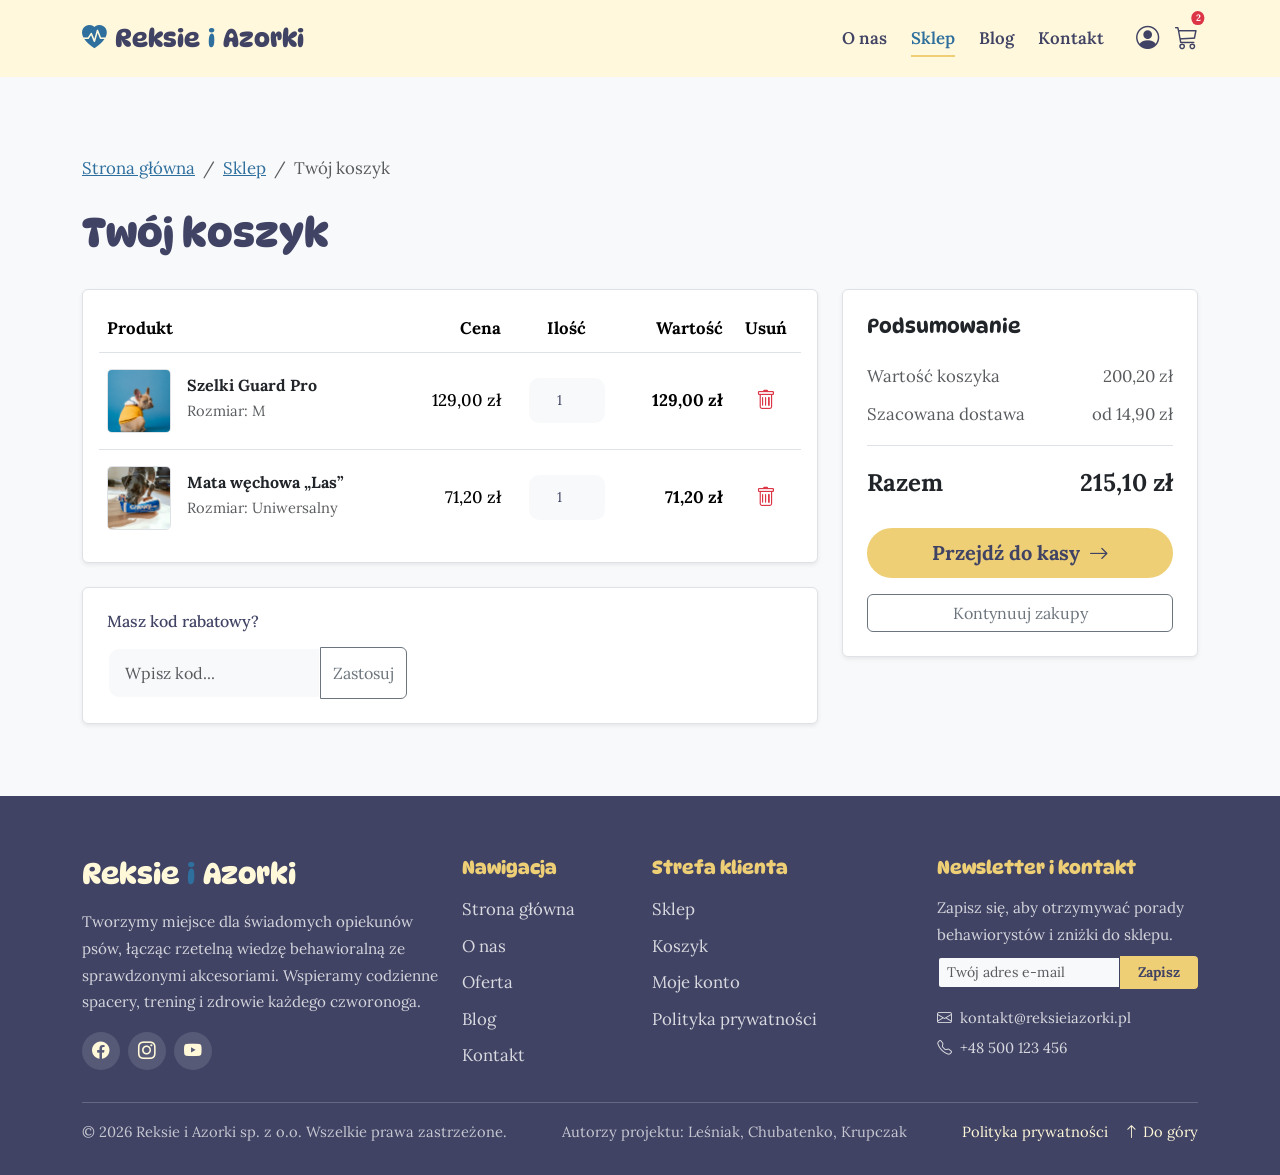
<file: koszyk.html>
<!DOCTYPE html>
<html lang="pl">
<head>
  <meta charset="utf-8">
  <meta name="viewport" content="width=device-width, initial-scale=1">
  <title>Koszyk zakupowy | Reksie i Azorki</title>
  <link href="https://fonts.googleapis.com/css2?family=Lora:ital,wght@0,400;0,600;0,700;1,400&family=DynaPuff:wght@400;600;700&display=swap" rel="stylesheet">
  <link href="https://cdn.jsdelivr.net/npm/bootstrap@5.3.3/dist/css/bootstrap.min.css" rel="stylesheet">
  <link href="https://cdn.jsdelivr.net/npm/bootstrap-icons@1.11.3/font/bootstrap-icons.min.css" rel="stylesheet">
  <link href="style.css" rel="stylesheet">
</head>
<body class="page-padding-top bg-light">
  <div id="site-header"></div>
  <main class="container py-4">
    <nav aria-label="breadcrumb" class="mb-4">
      <ol class="breadcrumb">
        <li class="breadcrumb-item"><a href="index.html">Strona główna</a></li>
        <li class="breadcrumb-item"><a href="sklep.html">Sklep</a></li>
        <li class="breadcrumb-item active" aria-current="page">Twój koszyk</li>
      </ol>
    </nav>
    <div class="row pb-5">
      <div class="col-12 mb-4">
        <h1>Twój koszyk</h1>
      </div>
      <div class="col-lg-8 mb-5 mb-lg-0">
        <div class="table-responsive bg-white rounded shadow-sm border p-3 mb-4">
          <table class="table table-borderless align-middle mb-0 cart-table">
            <thead class="border-bottom">
              <tr>
                <th scope="col">Produkt</th>
                <th scope="col" class="text-end">Cena</th>
                <th scope="col" class="text-center">Ilość</th>
                <th scope="col" class="text-end">Wartość</th>
                <th scope="col" class="text-center">Usuń</th>
              </tr>
            </thead>
            <tbody>
              <tr class="border-bottom">
                <td>
                  <div class="d-flex align-items-center gap-3 py-2">
                    <img src="assets/dog-3.jpg" class="cart-item-img border" alt="Szelki">
                    <div>
                      <h6 class="mb-0"><a href="produkt.html" class="text-dark text-decoration-none fw-bold">Szelki Guard Pro</a></h6>
                      <small class="text-muted">Rozmiar: M</small>
                    </div>
                  </div>
                </td>
                <td class="text-end fw-medium">129,00 zł</td>
                <td><input type="number" class="form-control form-control-sm mx-auto text-center qty-input" value="1" min="1"></td>
                <td class="text-end fw-bold">129,00 zł</td>
                <td class="text-center"><button class="btn btn-link text-danger p-0" aria-label="Usuń"><i class="bi bi-trash fs-5"></i></button></td>
              </tr>
              <tr>
                <td>
                  <div class="d-flex align-items-center gap-3 py-2">
                    <img src="assets/dog-4.jpg" class="cart-item-img border" alt="Mata">
                    <div>
                      <h6 class="mb-0"><a href="produkt.html" class="text-dark text-decoration-none fw-bold">Mata węchowa „Las”</a></h6>
                      <small class="text-muted">Rozmiar: Uniwersalny</small>
                    </div>
                  </div>
                </td>
                <td class="text-end fw-medium">71,20 zł</td>
                <td><input type="number" class="form-control form-control-sm mx-auto text-center qty-input" value="1" min="1"></td>
                <td class="text-end fw-bold">71,20 zł</td>
                <td class="text-center"><button class="btn btn-link text-danger p-0" aria-label="Usuń"><i class="bi bi-trash fs-5"></i></button></td>
              </tr>
            </tbody>
          </table>
        </div>
        
        <!-- Pole na kod rabatowy -->
        <div class="bg-white rounded shadow-sm border p-4">
          <h5 class="h6 mb-3">Masz kod rabatowy?</h5>
          <div class="input-group" style="max-width: 300px;">
            <input type="text" class="form-control" placeholder="Wpisz kod...">
            <button class="btn btn-outline-secondary" type="button">Zastosuj</button>
          </div>
        </div>
      </div>

      <!-- Podsumowanie -->
      <div class="col-lg-4">
        <div class="card border shadow-sm checkout-summary">
          <div class="card-body p-4">
            <h4 class="card-title h5 mb-4">Podsumowanie</h4>
            <div class="d-flex justify-content-between mb-2 text-muted">
              <span>Wartość koszyka</span>
              <span>200,20 zł</span>
            </div>
            <div class="d-flex justify-content-between mb-3 text-muted border-bottom pb-3">
              <span>Szacowana dostawa</span>
              <span>od 14,90 zł</span>
            </div>
            <div class="d-flex justify-content-between mb-4 fs-4 fw-bold text-dark">
              <span>Razem</span>
              <span>215,10 zł</span>
            </div>
            <a href="zamowienie.html" class="btn btn-brand btn-lg w-100 mb-3">Przejdź do kasy <i class="bi bi-arrow-right ms-1"></i></a>
            <a href="sklep.html" class="btn btn-outline-secondary w-100">Kontynuuj zakupy</a>
          </div>
        </div>
      </div>
    </div>
  </main>
  <div id="site-footer"></div>
  <script src="js/layout.js"></script>
  <script src="https://cdn.jsdelivr.net/npm/bootstrap@5.3.3/dist/js/bootstrap.bundle.min.js"></script>
</body>
</html>
</file>
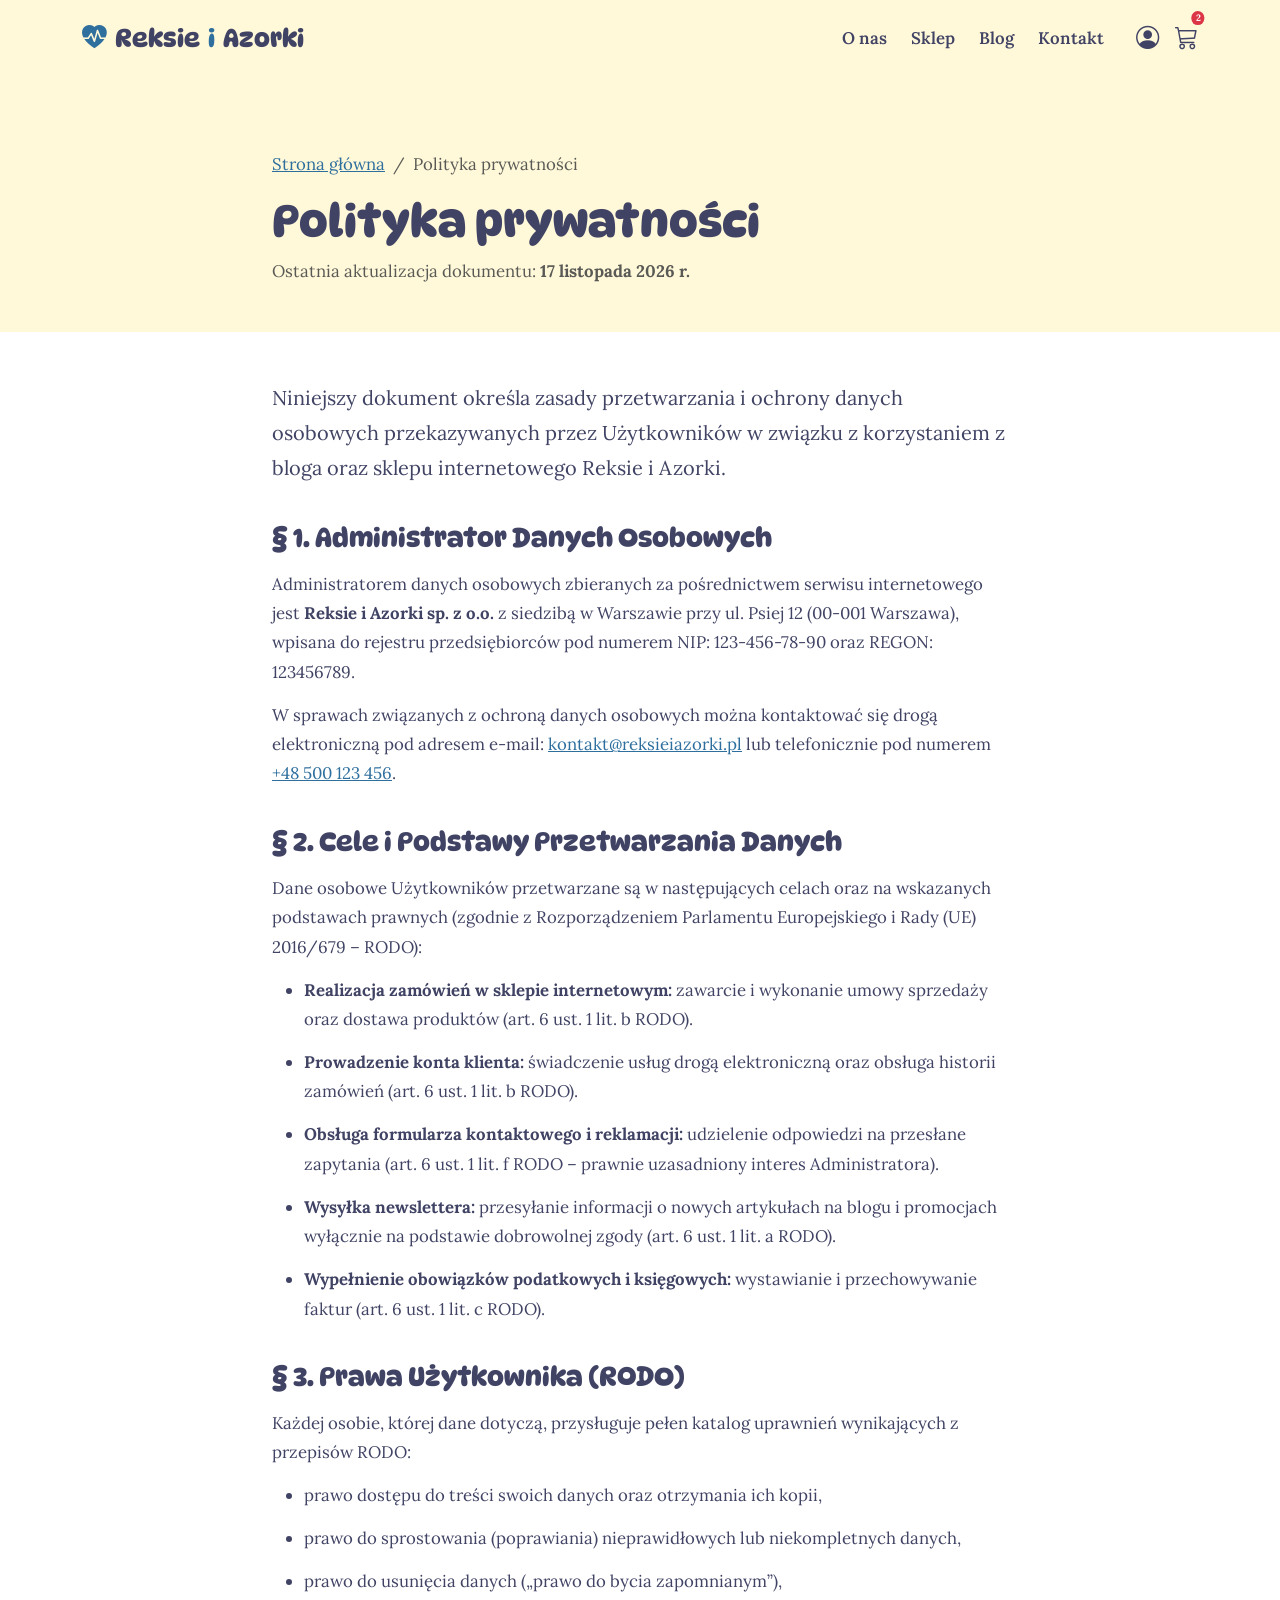
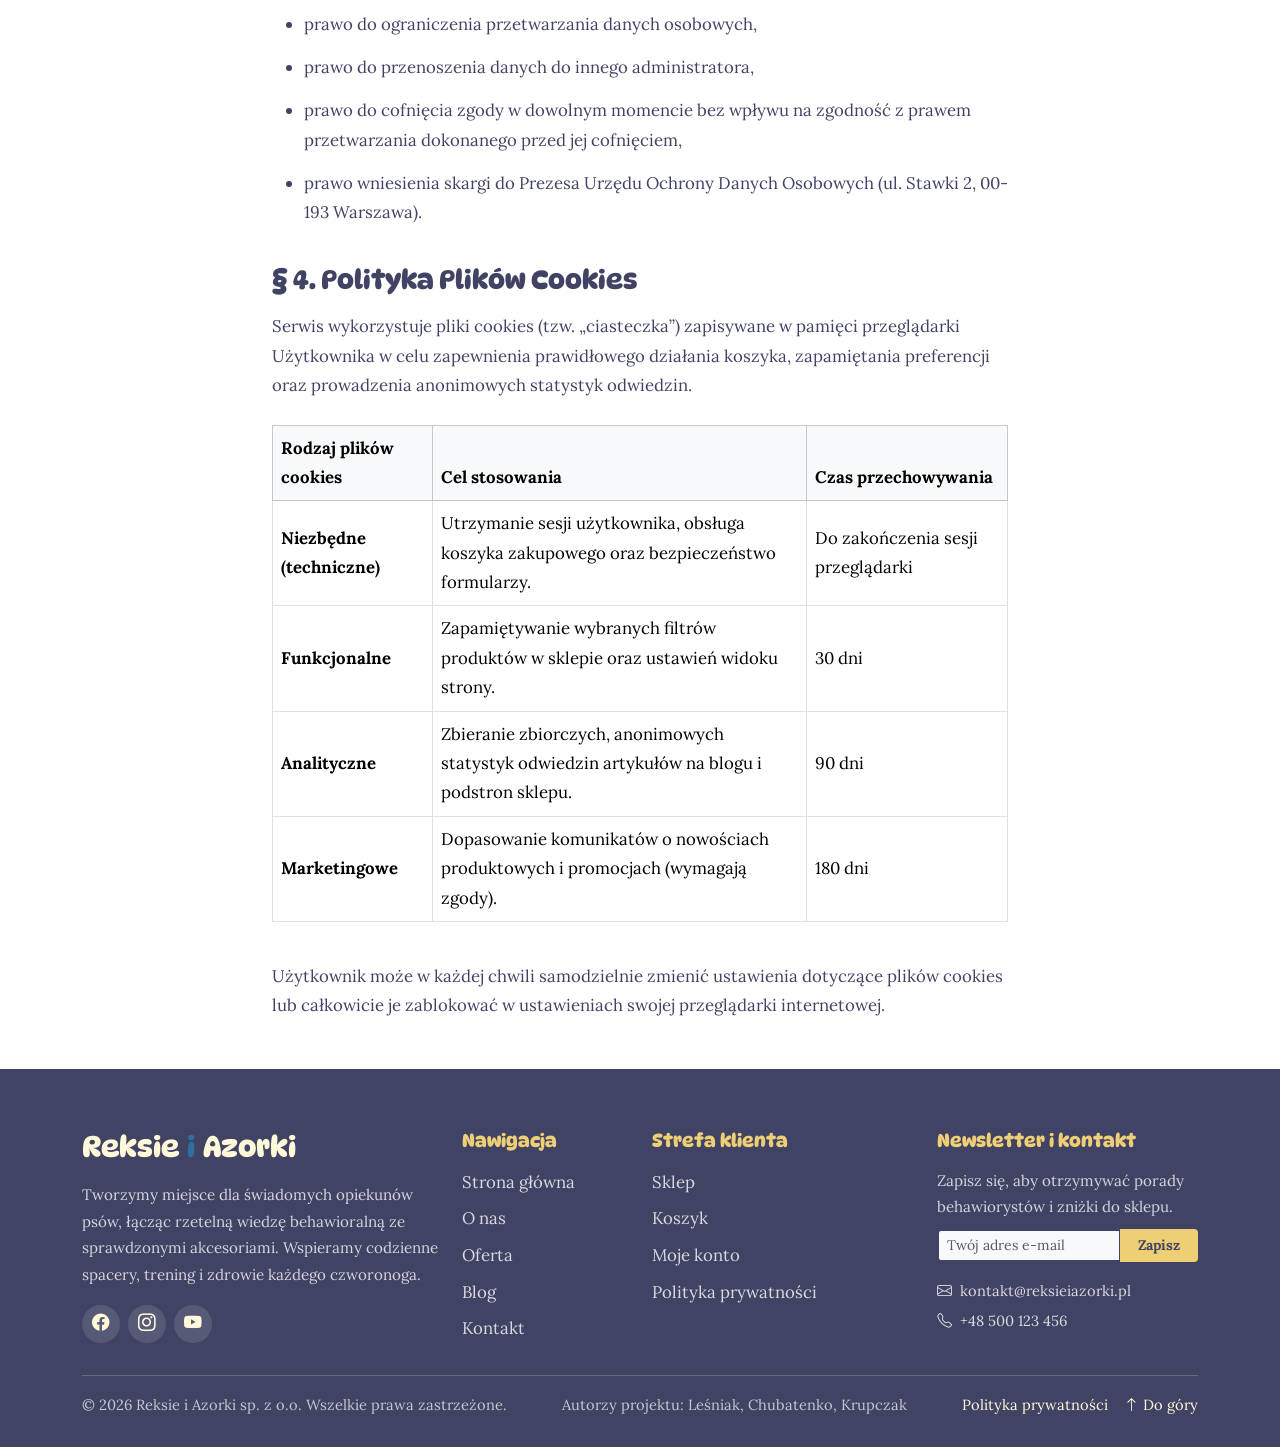
<file: polityka-prywatnosci.html>
<!DOCTYPE html>
<html lang="pl">
<head>
  <meta charset="utf-8">
  <meta name="viewport" content="width=device-width, initial-scale=1">
  <title>Polityka prywatności | Reksie i Azorki</title>
  <meta name="description" content="Zasady przetwarzania danych osobowych (RODO) oraz polityka plików cookies w serwisie Reksie i Azorki.">
  <link href="https://fonts.googleapis.com/css2?family=Lora:ital,wght@0,400;0,600;0,700;1,400&family=DynaPuff:wght@400;600;700&display=swap" rel="stylesheet">
  <link href="https://cdn.jsdelivr.net/npm/bootstrap@5.3.3/dist/css/bootstrap.min.css" rel="stylesheet">
  <link href="https://cdn.jsdelivr.net/npm/bootstrap-icons@1.11.3/font/bootstrap-icons.min.css" rel="stylesheet">
  <link href="style.css" rel="stylesheet">
</head>
<body>
  <div id="site-header"></div>

  <!-- Nagłówek dokumentu -->
  <section class="page-header">
    <div class="container">
      <div class="row">
        <div class="col-12 col-lg-8 mx-auto">
          <nav aria-label="breadcrumb" class="mb-3">
            <ol class="breadcrumb mb-0">
              <li class="breadcrumb-item"><a href="index.html">Strona główna</a></li>
              <li class="breadcrumb-item active" aria-current="page">Polityka prywatności</li>
            </ol>
          </nav>
          <h1>Polityka prywatności</h1>
          <p class="text-muted mt-2 mb-0">Ostatnia aktualizacja dokumentu: <strong>17 listopada 2026 r.</strong></p>
        </div>
      </div>
    </div>
  </section>

  <!-- Treść główna bez elementów rozpraszających -->
  <main class="container py-5">
    <div class="row">
      <div class="col-12 col-lg-8 mx-auto">
        <article class="legal-article">
          <p class="lead mb-4">Niniejszy dokument określa zasady przetwarzania i ochrony danych osobowych przekazywanych przez Użytkowników w związku z korzystaniem z bloga oraz sklepu internetowego Reksie i Azorki.</p>

          <h2>§ 1. Administrator Danych Osobowych</h2>
          <p>Administratorem danych osobowych zbieranych za pośrednictwem serwisu internetowego jest <strong>Reksie i Azorki sp. z o.o.</strong> z siedzibą w Warszawie przy ul. Psiej 12 (00-001 Warszawa), wpisana do rejestru przedsiębiorców pod numerem NIP: 123-456-78-90 oraz REGON: 123456789.</p>
          <p>W sprawach związanych z ochroną danych osobowych można kontaktować się drogą elektroniczną pod adresem e-mail: <a href="mailto:kontakt@reksieiazorki.pl">kontakt@reksieiazorki.pl</a> lub telefonicznie pod numerem <a href="tel:+48500123456">+48 500 123 456</a>.</p>

          <h2>§ 2. Cele i Podstawy Przetwarzania Danych</h2>
          <p>Dane osobowe Użytkowników przetwarzane są w następujących celach oraz na wskazanych podstawach prawnych (zgodnie z Rozporządzeniem Parlamentu Europejskiego i Rady (UE) 2016/679 – RODO):</p>
          <ul>
            <li><strong>Realizacja zamówień w sklepie internetowym:</strong> zawarcie i wykonanie umowy sprzedaży oraz dostawa produktów (art. 6 ust. 1 lit. b RODO).</li>
            <li><strong>Prowadzenie konta klienta:</strong> świadczenie usług drogą elektroniczną oraz obsługa historii zamówień (art. 6 ust. 1 lit. b RODO).</li>
            <li><strong>Obsługa formularza kontaktowego i reklamacji:</strong> udzielenie odpowiedzi na przesłane zapytania (art. 6 ust. 1 lit. f RODO – prawnie uzasadniony interes Administratora).</li>
            <li><strong>Wysyłka newslettera:</strong> przesyłanie informacji o nowych artykułach na blogu i promocjach wyłącznie na podstawie dobrowolnej zgody (art. 6 ust. 1 lit. a RODO).</li>
            <li><strong>Wypełnienie obowiązków podatkowych i księgowych:</strong> wystawianie i przechowywanie faktur (art. 6 ust. 1 lit. c RODO).</li>
          </ul>

          <h2>§ 3. Prawa Użytkownika (RODO)</h2>
          <p>Każdej osobie, której dane dotyczą, przysługuje pełen katalog uprawnień wynikających z przepisów RODO:</p>
          <ul>
            <li>prawo dostępu do treści swoich danych oraz otrzymania ich kopii,</li>
            <li>prawo do sprostowania (poprawiania) nieprawidłowych lub niekompletnych danych,</li>
            <li>prawo do usunięcia danych („prawo do bycia zapomnianym”),</li>
            <li>prawo do ograniczenia przetwarzania danych osobowych,</li>
            <li>prawo do przenoszenia danych do innego administratora,</li>
            <li>prawo do cofnięcia zgody w dowolnym momencie bez wpływu na zgodność z prawem przetwarzania dokonanego przed jej cofnięciem,</li>
            <li>prawo wniesienia skargi do Prezesa Urzędu Ochrony Danych Osobowych (ul. Stawki 2, 00-193 Warszawa).</li>
          </ul>

          <h2>§ 4. Polityka Plików Cookies</h2>
          <p>Serwis wykorzystuje pliki cookies (tzw. „ciasteczka”) zapisywane w pamięci przeglądarki Użytkownika w celu zapewnienia prawidłowego działania koszyka, zapamiętania preferencji oraz prowadzenia anonimowych statystyk odwiedzin.</p>

          <div class="table-responsive my-4">
            <table class="table table-bordered align-middle">
              <thead class="table-light">
                <tr>
                  <th>Rodzaj plików cookies</th>
                  <th>Cel stosowania</th>
                  <th>Czas przechowywania</th>
                </tr>
              </thead>
              <tbody>
                <tr>
                  <td><strong>Niezbędne (techniczne)</strong></td>
                  <td>Utrzymanie sesji użytkownika, obsługa koszyka zakupowego oraz bezpieczeństwo formularzy.</td>
                  <td>Do zakończenia sesji przeglądarki</td>
                </tr>
                <tr>
                  <td><strong>Funkcjonalne</strong></td>
                  <td>Zapamiętywanie wybranych filtrów produktów w sklepie oraz ustawień widoku strony.</td>
                  <td>30 dni</td>
                </tr>
                <tr>
                  <td><strong>Analityczne</strong></td>
                  <td>Zbieranie zbiorczych, anonimowych statystyk odwiedzin artykułów na blogu i podstron sklepu.</td>
                  <td>90 dni</td>
                </tr>
                <tr>
                  <td><strong>Marketingowe</strong></td>
                  <td>Dopasowanie komunikatów o nowościach produktowych i promocjach (wymagają zgody).</td>
                  <td>180 dni</td>
                </tr>
              </tbody>
            </table>
          </div>

          <p class="mb-0">Użytkownik może w każdej chwili samodzielnie zmienić ustawienia dotyczące plików cookies lub całkowicie je zablokować w ustawieniach swojej przeglądarki internetowej.</p>
        </article>
      </div>
    </div>
  </main>

  <div id="site-footer"></div>
  <script src="js/layout.js"></script>
  <script src="https://cdn.jsdelivr.net/npm/bootstrap@5.3.3/dist/js/bootstrap.bundle.min.js"></script>
</body>
</html>
</file>
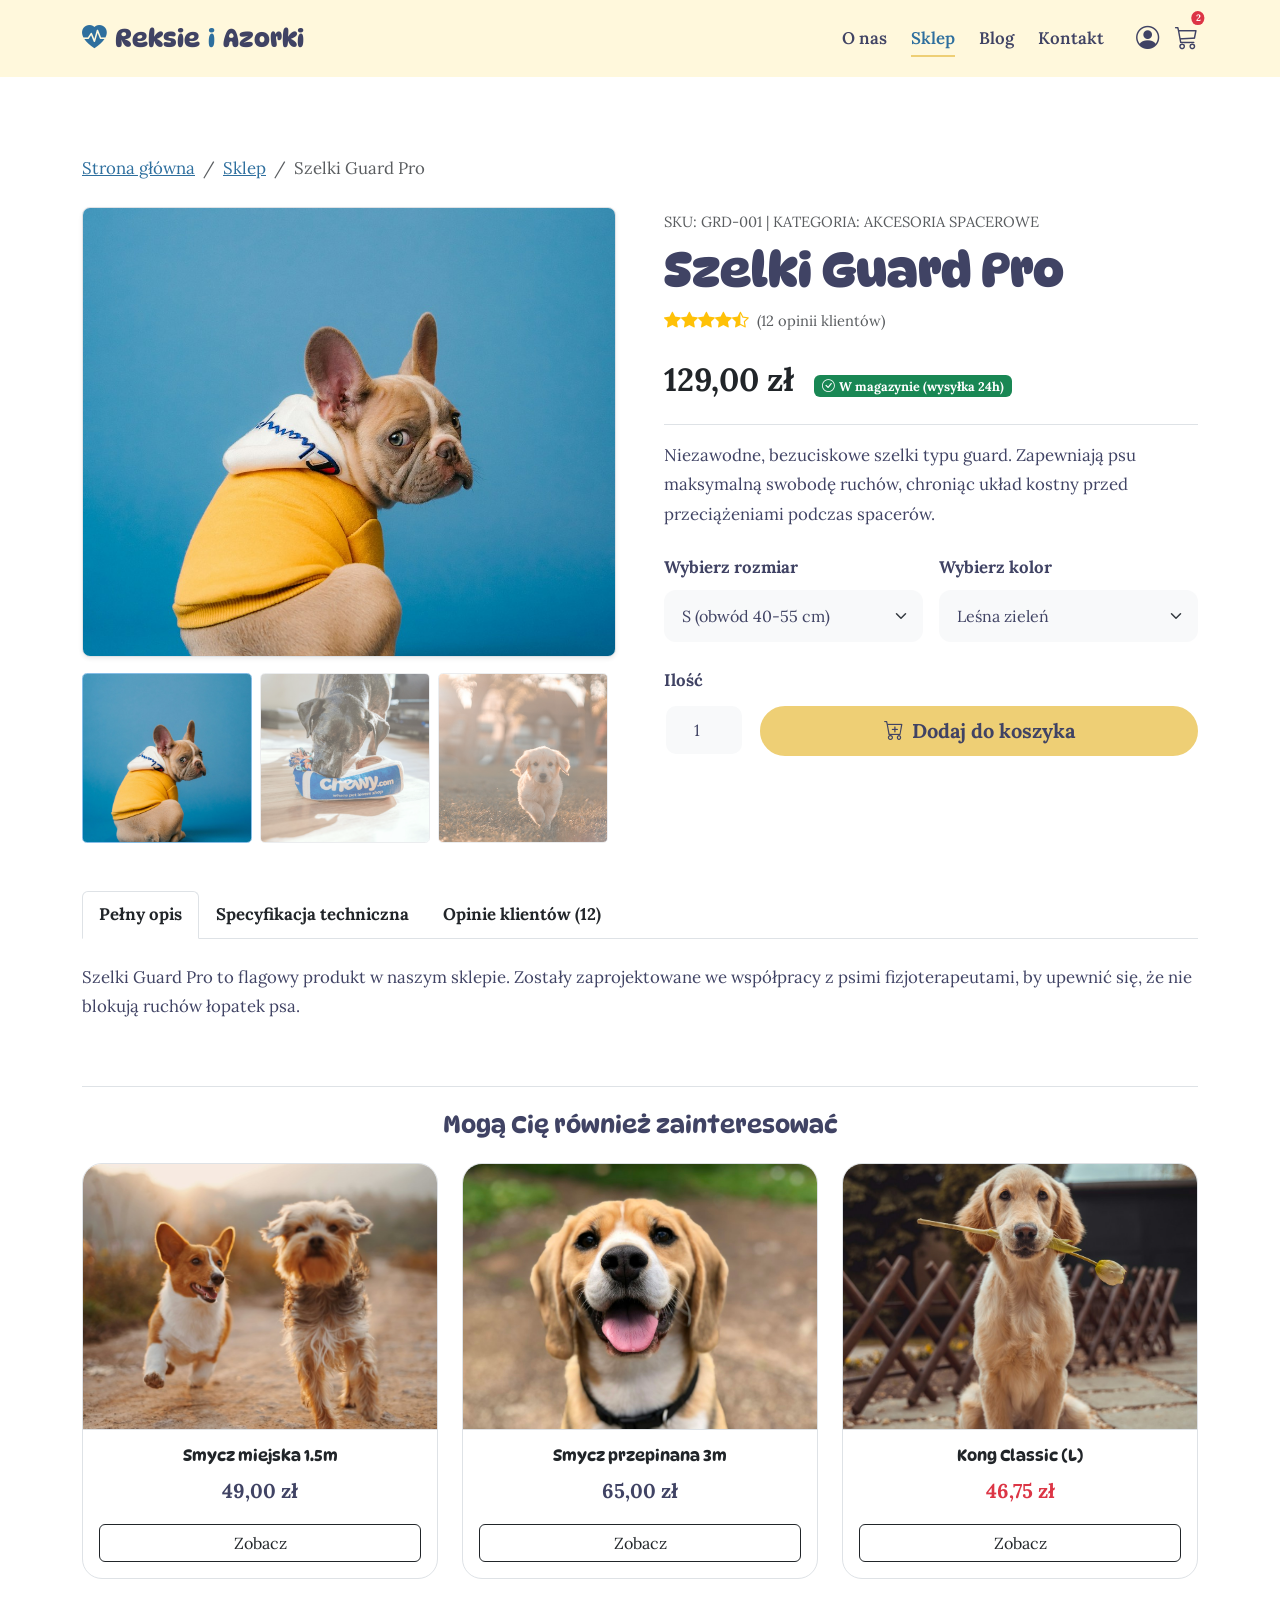
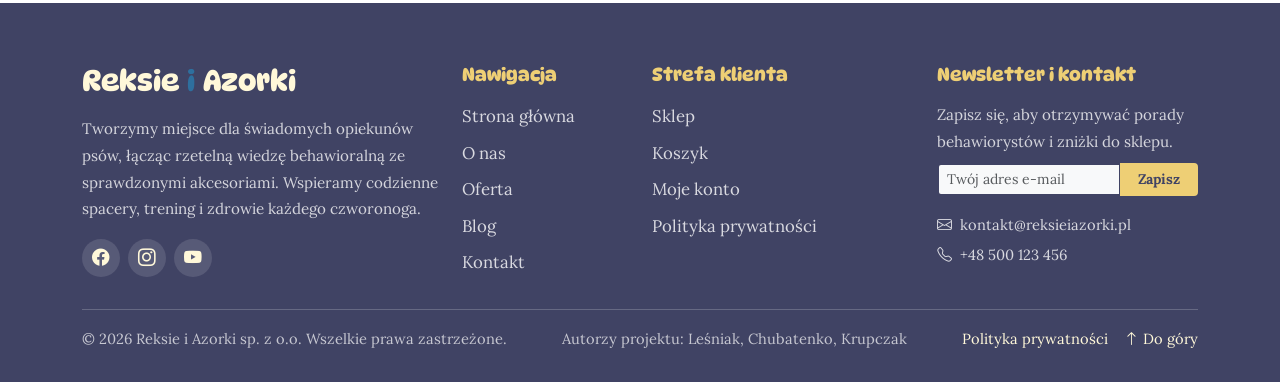
<file: produkt.html>
<!DOCTYPE html>
<html lang="pl">
<head>
  <meta charset="utf-8">
  <meta name="viewport" content="width=device-width, initial-scale=1">
  <title>Szelki Guard Pro | Reksie i Azorki</title>
  <link href="https://fonts.googleapis.com/css2?family=Lora:ital,wght@0,400;0,600;0,700;1,400&family=DynaPuff:wght@400;600;700&display=swap" rel="stylesheet">
  <link href="https://cdn.jsdelivr.net/npm/bootstrap@5.3.3/dist/css/bootstrap.min.css" rel="stylesheet">
  <link href="https://cdn.jsdelivr.net/npm/bootstrap-icons@1.11.3/font/bootstrap-icons.min.css" rel="stylesheet">
  <link href="style.css" rel="stylesheet">
</head>
<body class="page-padding-top">
  <div id="site-header"></div>
  <main class="container py-4">
    <nav aria-label="breadcrumb" class="mb-4">
      <ol class="breadcrumb">
        <li class="breadcrumb-item"><a href="index.html">Strona główna</a></li>
        <li class="breadcrumb-item"><a href="sklep.html">Sklep</a></li>
        <li class="breadcrumb-item active" aria-current="page">Szelki Guard Pro</li>
      </ol>
    </nav>
    <div class="row g-5 mb-5">
      <div class="col-md-6">
        <img src="assets/dog-3.jpg" class="product-gallery-main border shadow-sm" alt="Zdjęcie główne produktu">
        <div class="d-flex gap-2">
          <img src="assets/dog-3.jpg" class="product-gallery-thumb active border" alt="Miniatura 1">
          <img src="assets/dog-4.jpg" class="product-gallery-thumb border" alt="Miniatura 2">
          <img src="assets/dog-5.jpg" class="product-gallery-thumb border" alt="Miniatura 3">
        </div>
      </div>
      <div class="col-md-6">
        <span class="text-muted small text-uppercase">SKU: GRD-001 | Kategoria: Akcesoria spacerowe</span>
        <h1 class="mb-2 mt-1 display-5 fw-bold">Szelki Guard Pro</h1>
        <div class="d-flex align-items-center mb-3">
          <div class="text-warning me-2">
            <i class="bi bi-star-fill"></i><i class="bi bi-star-fill"></i><i class="bi bi-star-fill"></i><i class="bi bi-star-fill"></i><i class="bi bi-star-half"></i>
          </div>
          <a href="#opinie" class="text-muted small text-decoration-none">(12 opinii klientów)</a>
        </div>
        <div class="price-box mb-3 border-bottom pb-3">
          <span class="fs-2 fw-bold text-dark me-3">129,00 zł</span>
          <span class="badge bg-success"><i class="bi bi-check-circle me-1"></i>W magazynie (wysyłka 24h)</span>
        </div>
        <p class="mb-4">Niezawodne, bezuciskowe szelki typu guard. Zapewniają psu maksymalną swobodę ruchów, chroniąc układ kostny przed przeciążeniami podczas spacerów.</p>
        <form action="koszyk.html" class="mb-4">
          <div class="row g-3 mb-4">
            <div class="col-sm-6">
              <label for="rozmiar" class="form-label fw-bold">Wybierz rozmiar</label>
              <select class="form-select" id="rozmiar">
                <option selected>S (obwód 40-55 cm)</option>
                <option>M (obwód 50-70 cm)</option>
                <option>L (obwód 70-95 cm)</option>
              </select>
            </div>
            <div class="col-sm-6">
              <label for="kolor" class="form-label fw-bold">Wybierz kolor</label>
              <select class="form-select" id="kolor">
                <option selected>Leśna zieleń</option>
                <option>Głęboka czerń</option>
              </select>
            </div>
          </div>
          <div class="d-flex align-items-end gap-3">
            <div>
              <label for="ilosc" class="form-label fw-bold">Ilość</label>
              <input type="number" class="form-control text-center qty-input" id="ilosc" value="1" min="1" max="10">
            </div>
            <a href="koszyk.html" class="btn btn-brand btn-lg flex-grow-1"><i class="bi bi-cart-plus me-2"></i>Dodaj do koszyka</a>
          </div>
        </form>
      </div>
    </div>
   
    <!-- Zakładki informacyjne -->
    <div class="row mb-5">
      <div class="col-12">
        <ul class="nav nav-tabs mb-4" id="produktTab" role="tablist">
          <li class="nav-item" role="presentation"><button class="nav-link active fw-bold text-dark" id="opis-tab" data-bs-toggle="tab" data-bs-target="#opis" type="button" role="tab">Pełny opis</button></li>
          <li class="nav-item" role="presentation"><button class="nav-link fw-bold text-dark" id="spec-tab" data-bs-toggle="tab" data-bs-target="#spec" type="button" role="tab">Specyfikacja techniczna</button></li>
          <li class="nav-item" role="presentation"><button class="nav-link fw-bold text-dark" id="opinie-tab" data-bs-toggle="tab" data-bs-target="#opinie" type="button" role="tab">Opinie klientów (12)</button></li>
        </ul>
        <div class="tab-content" id="produktTabContent">
          <div class="tab-pane fade show active" id="opis" role="tabpanel">
            <p>Szelki Guard Pro to flagowy produkt w naszym sklepie. Zostały zaprojektowane we współpracy z psimi fizjoterapeutami, by upewnić się, że nie blokują ruchów łopatek psa.</p>
          </div>
          <div class="tab-pane fade" id="spec" role="tabpanel">
            <ul class="list-group list-group-flush w-md-50">
              <li class="list-group-item"><strong>Materiał główny:</strong> Wytrzymała taśma z recyklingu RPET (100%).</li>
              <li class="list-group-item"><strong>Podszycie:</strong> Miękki neopren antyodparzeniowy.</li>
              <li class="list-group-item"><strong>Okucia:</strong> Spawane, nierdzewne D-ringi.</li>
              <li class="list-group-item"><strong>Zapięcie:</strong> Dwie certyfikowane klamry typu mrozoodpornego.</li>
            </ul>
          </div>
          <div class="tab-pane fade" id="opinie" role="tabpanel">
            <div class="mb-4 pb-3 border-bottom">
              <h5 class="h6">Anna W. <span class="text-warning ms-2"><i class="bi bi-star-fill"></i><i class="bi bi-star-fill"></i><i class="bi bi-star-fill"></i><i class="bi bi-star-fill"></i><i class="bi bi-star-fill"></i></span></h5>
              <p class="text-muted small">Szelki są rewelacyjne! Mój pies bardzo je lubi, łatwo się je zakłada (nie trzeba przekładać przez głowę).</p>
            </div>
            <button class="btn btn-outline-dark btn-sm">Dodaj swoją opinię</button>
          </div>
        </div>
      </div>
    </div>

    <!-- Rekomendacje -->
    <section class="mt-5 pt-4 border-top">
      <h3 class="mb-4 h4 text-center">Mogą Cię również zainteresować</h3>
      <div class="row g-4">
        <div class="col-md-4">
          <article class="card h-100 product-card">
            <div class="product-img-wrapper"><img src="assets/dog-1.jpg" class="card-img-top" alt="Smycz"></div>
            <div class="card-body text-center">
              <h4 class="card-title h6">Smycz miejska 1.5m</h4>
              <div class="current-price mb-3">49,00 zł</div>
              <a href="produkt.html" class="btn btn-outline-dark w-100 mt-auto">Zobacz</a>
            </div>
          </article>
        </div>
        <div class="col-md-4">
          <article class="card h-100 product-card">
            <div class="product-img-wrapper"><img src="assets/dog-6.jpg" class="card-img-top" alt="Smycz 3m"></div>
            <div class="card-body text-center">
              <h4 class="card-title h6">Smycz przepinana 3m</h4>
              <div class="current-price mb-3">65,00 zł</div>
              <a href="produkt.html" class="btn btn-outline-dark w-100 mt-auto">Zobacz</a>
            </div>
          </article>
        </div>
        <div class="col-md-4">
          <article class="card h-100 product-card">
            <div class="product-img-wrapper"><img src="assets/dog-2.jpg" class="card-img-top" alt="Kong"></div>
            <div class="card-body text-center">
              <h4 class="card-title h6">Kong Classic (L)</h4>
              <div class="current-price mb-3 text-danger">46,75 zł</div>
              <a href="produkt.html" class="btn btn-outline-dark w-100 mt-auto">Zobacz</a>
            </div>
          </article>
        </div>
      </div>
    </section>

  </main>
  <div id="site-footer"></div>
  <script src="js/layout.js"></script>
  <script src="https://cdn.jsdelivr.net/npm/bootstrap@5.3.3/dist/js/bootstrap.bundle.min.js"></script>
</body>
</html>
</file>
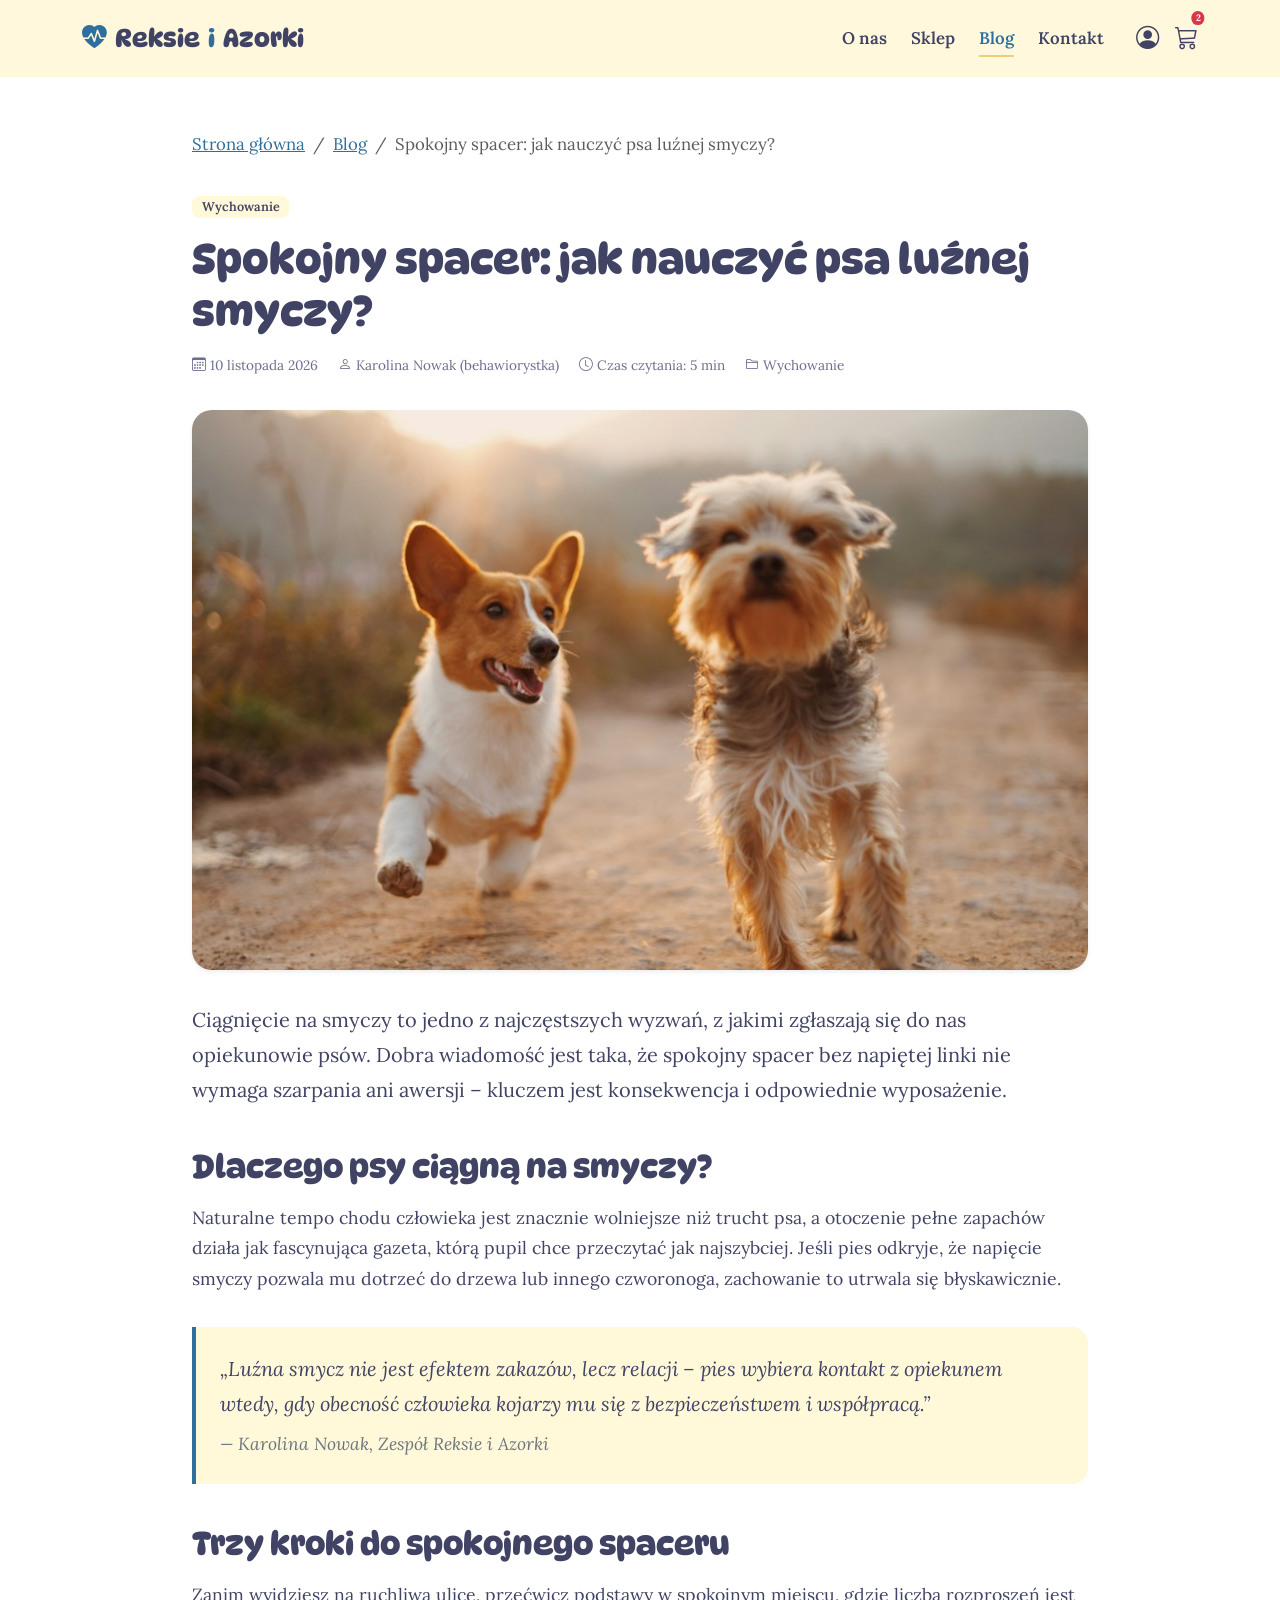
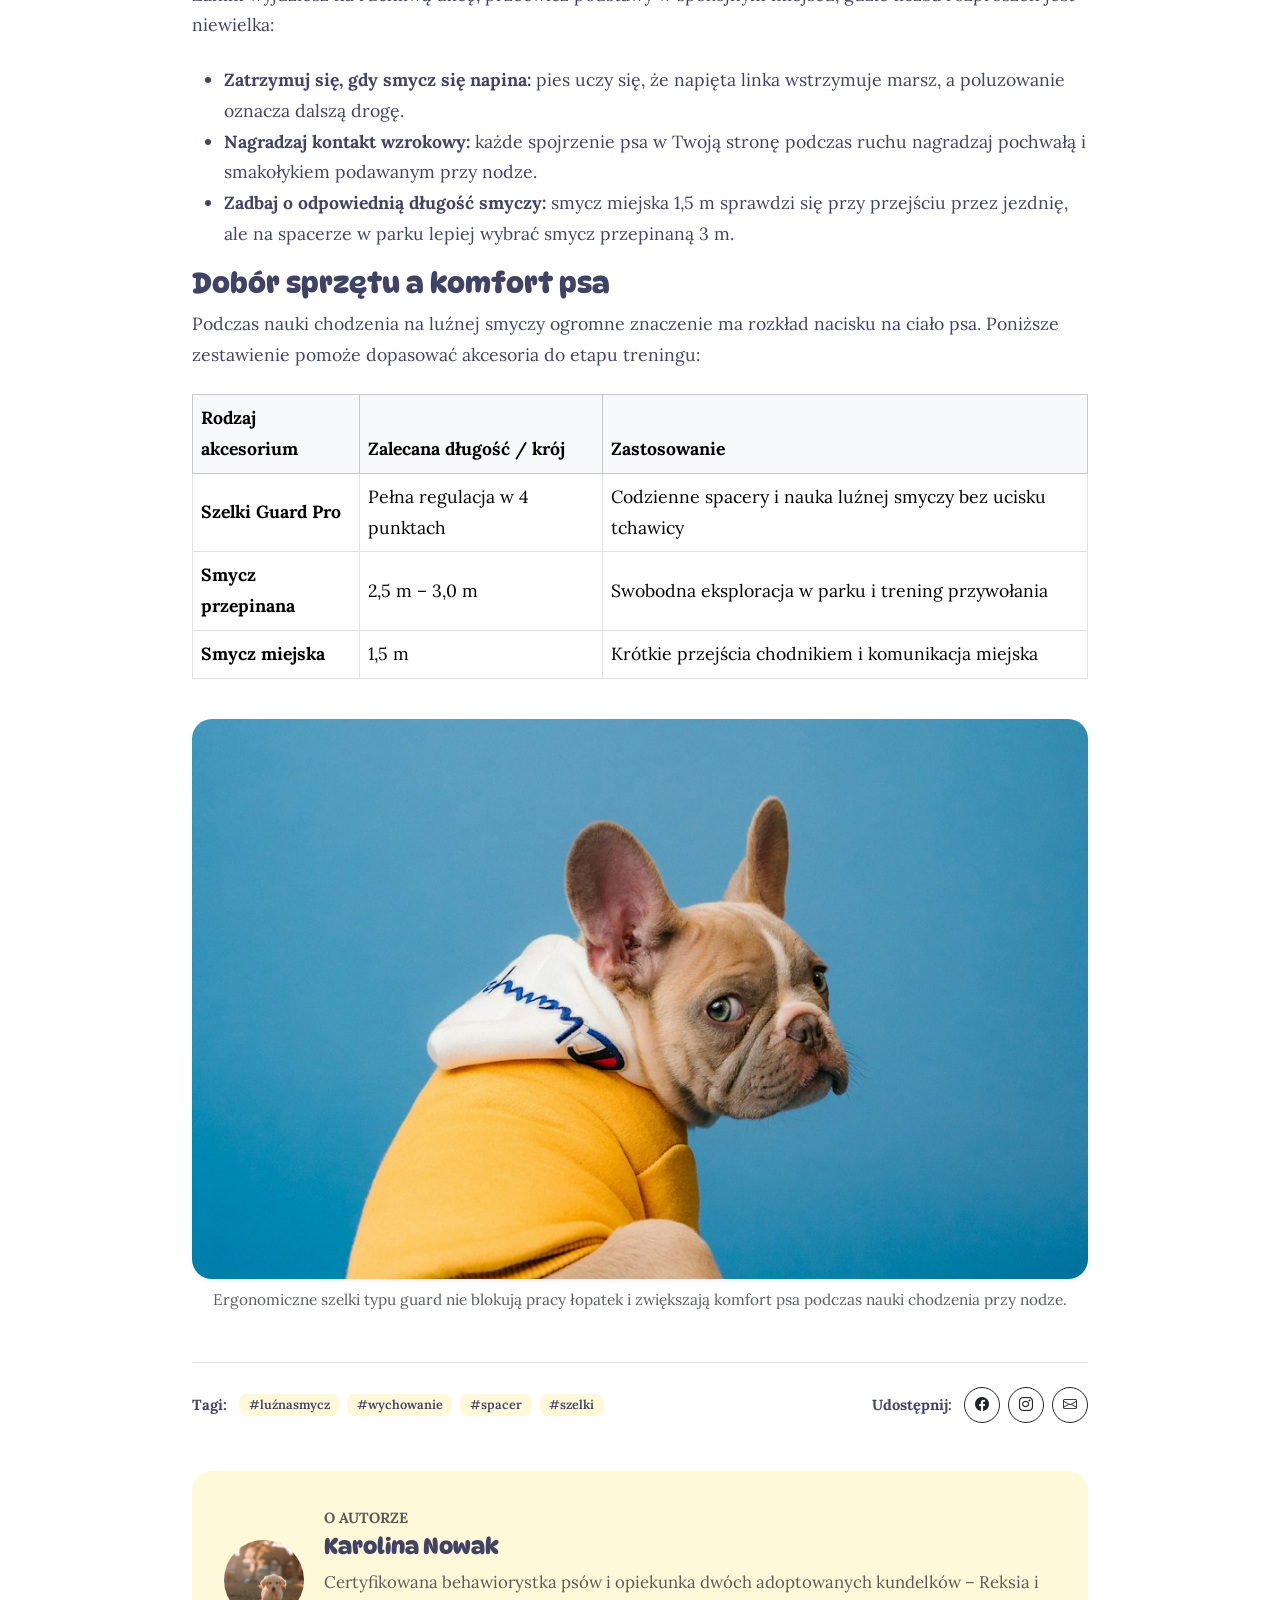
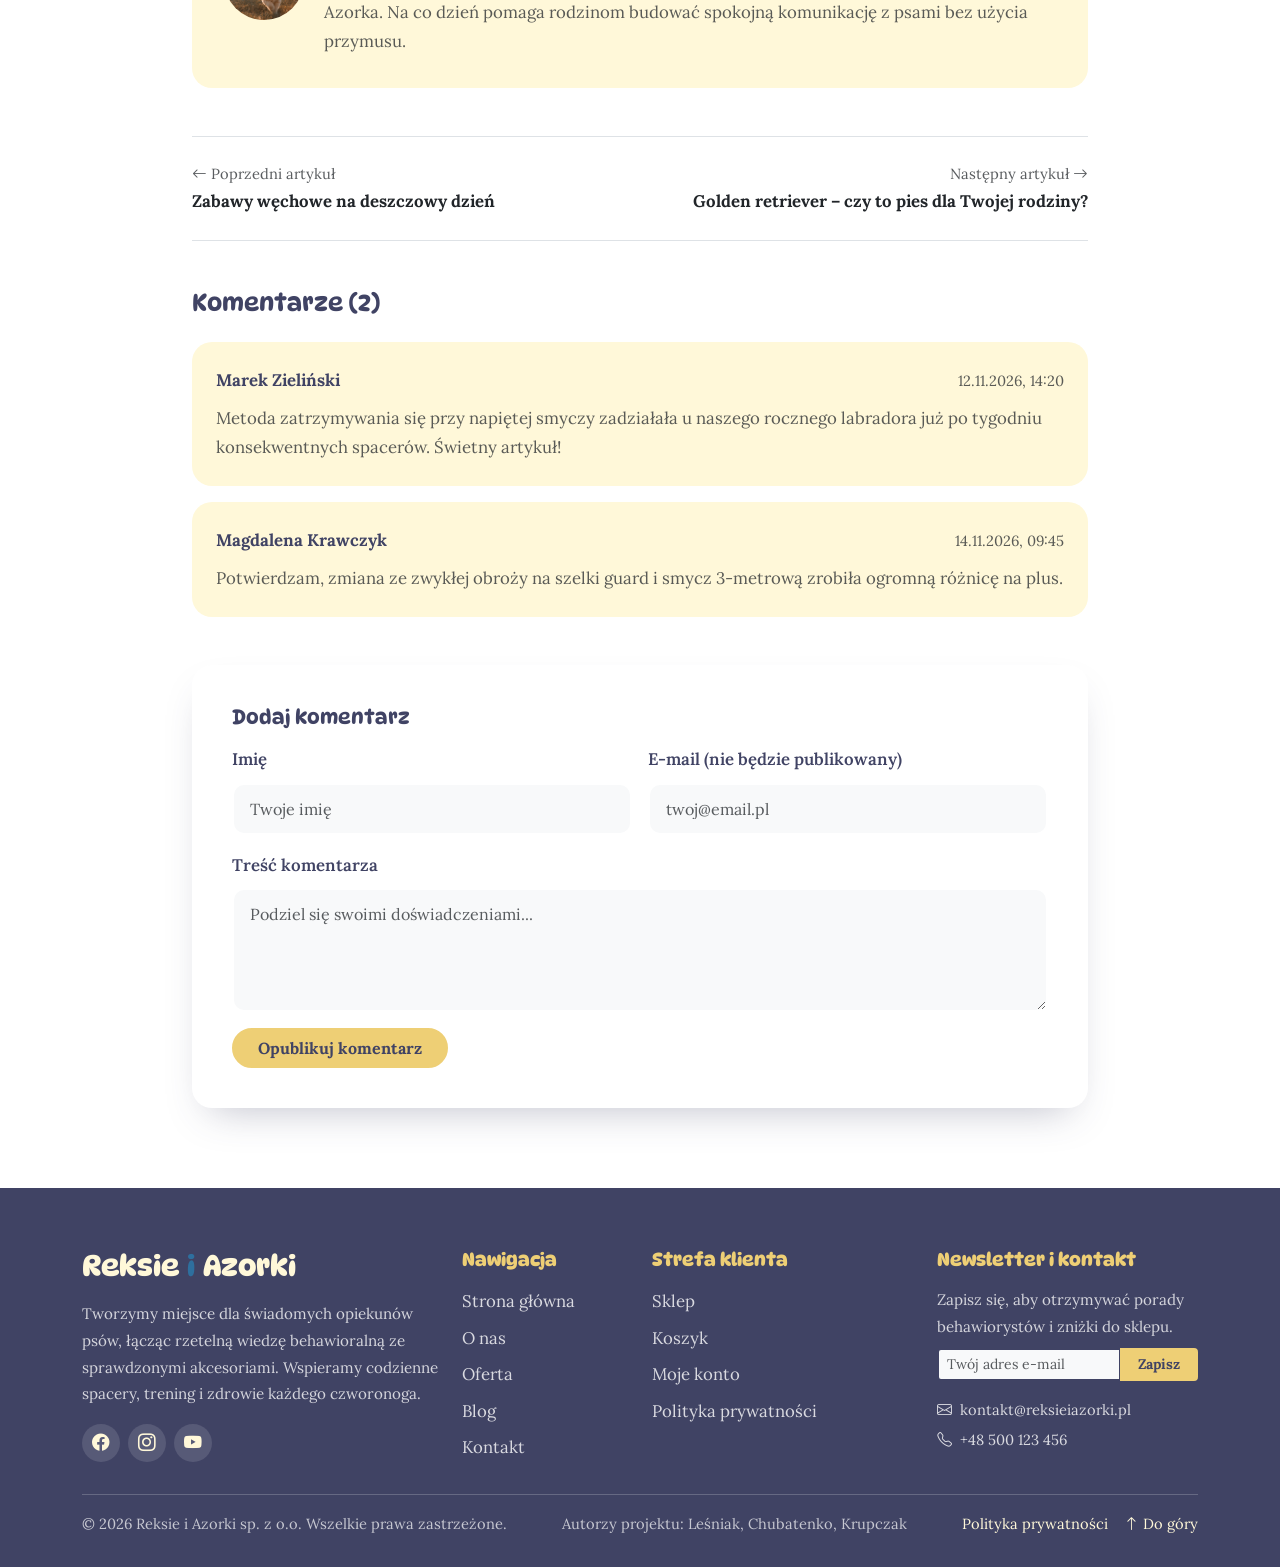
<file: single.html>
<!DOCTYPE html>
<html lang="pl">
<head>
  <meta charset="utf-8">
  <meta name="viewport" content="width=device-width, initial-scale=1">
  <title>Spokojny spacer: jak nauczyć psa luźnej smyczy? | Reksie i Azorki</title>
  <meta name="description" content="Praktyczny poradnik nauki chodzenia na luźnej smyczy krok po kroku.">
  <link href="https://fonts.googleapis.com/css2?family=Lora:ital,wght@0,400;0,600;0,700;1,400&family=DynaPuff:wght@400;600;700&display=swap" rel="stylesheet">
  <link href="https://cdn.jsdelivr.net/npm/bootstrap@5.3.3/dist/css/bootstrap.min.css" rel="stylesheet">
  <link href="https://cdn.jsdelivr.net/npm/bootstrap-icons@1.11.3/font/bootstrap-icons.min.css" rel="stylesheet">
  <link href="style.css" rel="stylesheet">
</head>
<body>
  <div id="site-header"></div>

  <main class="container article-layout">
    <!-- Nawigacja okruszkowa -->
    <nav aria-label="breadcrumb">
      <ol class="breadcrumb">
        <li class="breadcrumb-item"><a href="index.html">Strona główna</a></li>
        <li class="breadcrumb-item"><a href="blog.html">Blog</a></li>
        <li class="breadcrumb-item active" aria-current="page">Spokojny spacer: jak nauczyć psa luźnej smyczy?</li>
      </ol>
    </nav>

    <!-- Struktura artykułu -->
    <article>
      <header class="article-header">
        <span class="badge category-badge mb-3">Wychowanie</span>
        <h1>Spokojny spacer: jak nauczyć psa luźnej smyczy?</h1>
        <div class="article-meta mt-3">
          <span><i class="bi bi-calendar3 me-1"></i>10 listopada 2026</span>
          <span><i class="bi bi-person me-1"></i>Karolina Nowak (behawiorystka)</span>
          <span><i class="bi bi-clock me-1"></i>Czas czytania: 5 min</span>
          <span><i class="bi bi-folder2 me-1"></i>Wychowanie</span>
        </div>
      </header>

      <img src="assets/dog-1.jpg" class="article-image shadow-sm" alt="Pies idący spokojnie przy opiekunie na luźnej smyczy">

      <div class="article-body">
        <p class="lead">Ciągnięcie na smyczy to jedno z najczęstszych wyzwań, z jakimi zgłaszają się do nas opiekunowie psów. Dobra wiadomość jest taka, że spokojny spacer bez napiętej linki nie wymaga szarpania ani awersji – kluczem jest konsekwencja i odpowiednie wyposażenie.</p>

        <h2>Dlaczego psy ciągną na smyczy?</h2>
        <p>Naturalne tempo chodu człowieka jest znacznie wolniejsze niż trucht psa, a otoczenie pełne zapachów działa jak fascynująca gazeta, którą pupil chce przeczytać jak najszybciej. Jeśli pies odkryje, że napięcie smyczy pozwala mu dotrzeć do drzewa lub innego czworonoga, zachowanie to utrwala się błyskawicznie.</p>

        <blockquote class="blockquote">
          <p class="mb-2">„Luźna smycz nie jest efektem zakazów, lecz relacji – pies wybiera kontakt z opiekunem wtedy, gdy obecność człowieka kojarzy mu się z bezpieczeństwem i współpracą.”</p>
          <footer class="blockquote-footer mt-1">Karolina Nowak, <cite title="Reksie i Azorki">Zespół Reksie i Azorki</cite></footer>
        </blockquote>

        <h2>Trzy kroki do spokojnego spaceru</h2>
        <p>Zanim wyjdziesz na ruchliwą ulicę, przećwicz podstawy w spokojnym miejscu, gdzie liczba rozproszeń jest niewielka:</p>
        <ul>
          <li><strong>Zatrzymuj się, gdy smycz się napina:</strong> pies uczy się, że napięta linka wstrzymuje marsz, a poluzowanie oznacza dalszą drogę.</li>
          <li><strong>Nagradzaj kontakt wzrokowy:</strong> każde spojrzenie psa w Twoją stronę podczas ruchu nagradzaj pochwałą i smakołykiem podawanym przy nodze.</li>
          <li><strong>Zadbaj o odpowiednią długość smyczy:</strong> smycz miejska 1,5 m sprawdzi się przy przejściu przez jezdnię, ale na spacerze w parku lepiej wybrać smycz przepinaną 3 m.</li>
        </ul>

        <h3>Dobór sprzętu a komfort psa</h3>
        <p>Podczas nauki chodzenia na luźnej smyczy ogromne znaczenie ma rozkład nacisku na ciało psa. Poniższe zestawienie pomoże dopasować akcesoria do etapu treningu:</p>

        <div class="table-responsive my-4">
          <table class="table table-bordered align-middle">
            <thead class="table-light">
              <tr>
                <th>Rodzaj akcesorium</th>
                <th>Zalecana długość / krój</th>
                <th>Zastosowanie</th>
              </tr>
            </thead>
            <tbody>
              <tr>
                <td><strong>Szelki Guard Pro</strong></td>
                <td>Pełna regulacja w 4 punktach</td>
                <td>Codzienne spacery i nauka luźnej smyczy bez ucisku tchawicy</td>
              </tr>
              <tr>
                <td><strong>Smycz przepinana</strong></td>
                <td>2,5 m – 3,0 m</td>
                <td>Swobodna eksploracja w parku i trening przywołania</td>
              </tr>
              <tr>
                <td><strong>Smycz miejska</strong></td>
                <td>1,5 m</td>
                <td>Krótkie przejścia chodnikiem i komunikacja miejska</td>
              </tr>
            </tbody>
          </table>
        </div>

        <figure class="my-4">
          <img src="assets/dog-3.jpg" class="article-image shadow-sm" alt="Pies w ergonomicznych szelkach typu guard">
          <figcaption class="figure-caption text-center mt-2">Ergonomiczne szelki typu guard nie blokują pracy łopatek i zwiększają komfort psa podczas nauki chodzenia przy nodze.</figcaption>
        </figure>
      </div>

      <!-- Stopka artykułu: tagi, udostępnianie, autor -->
      <footer class="border-top pt-4 mt-5">
        <div class="d-flex flex-column flex-md-row justify-content-between align-items-md-center gap-3">
          <div class="d-flex flex-wrap align-items-center gap-2">
            <span class="fw-bold small me-1">Tagi:</span>
            <a href="blog.html" class="badge category-badge text-decoration-none">#luźnasmycz</a>
            <a href="blog.html" class="badge category-badge text-decoration-none">#wychowanie</a>
            <a href="blog.html" class="badge category-badge text-decoration-none">#spacer</a>
            <a href="blog.html" class="badge category-badge text-decoration-none">#szelki</a>
          </div>
          <div class="d-flex align-items-center gap-2">
            <span class="fw-bold small me-1">Udostępnij:</span>
            <a href="https://www.facebook.com" target="_blank" rel="noopener" class="btn btn-sm btn-outline-dark rounded-circle share-btn" aria-label="Udostępnij na Facebooku"><i class="bi bi-facebook"></i></a>
            <a href="https://www.instagram.com" target="_blank" rel="noopener" class="btn btn-sm btn-outline-dark rounded-circle share-btn" aria-label="Udostępnij na Instagramie"><i class="bi bi-instagram"></i></a>
            <a href="mailto:?subject=Polecam%20artyku%C5%82%20Reksie%20i%20Azorki" class="btn btn-sm btn-outline-dark rounded-circle share-btn" aria-label="Wyślij e-mailem"><i class="bi bi-envelope"></i></a>
          </div>
        </div>

        <!-- Biogram autora -->
        <div class="author-box">
          <img src="assets/dog-5.jpg" alt="Karolina Nowak – autorka artykułu">
          <div>
            <span class="small text-uppercase fw-bold text-muted">O autorze</span>
            <h3>Karolina Nowak</h3>
            <p class="mb-0 text-muted">Certyfikowana behawiorystka psów i opiekunka dwóch adoptowanych kundelków – Reksia i Azorka. Na co dzień pomaga rodzinom budować spokojną komunikację z psami bez użycia przymusu.</p>
          </div>
        </div>
      </footer>
    </article>

    <!-- Nawigacja relacyjna (poprzedni / następny artykuł) -->
    <nav aria-label="Nawigacja między artykułami" class="d-flex flex-column flex-sm-row justify-content-between gap-3 my-5 py-4 border-top border-bottom">
      <a href="single.html" class="text-decoration-none">
        <span class="small text-muted d-block"><i class="bi bi-arrow-left me-1"></i>Poprzedni artykuł</span>
        <strong class="text-dark">Zabawy węchowe na deszczowy dzień</strong>
      </a>
      <a href="single.html" class="text-decoration-none text-sm-end">
        <span class="small text-muted d-block">Następny artykuł<i class="bi bi-arrow-right ms-1"></i></span>
        <strong class="text-dark">Golden retriever – czy to pies dla Twojej rodziny?</strong>
      </a>
    </nav>

    <!-- Statyczna sekcja komentarzy -->
    <section aria-labelledby="comments-heading" class="mt-4">
      <h2 id="comments-heading" class="h4 mb-4">Komentarze (2)</h2>

      <div class="comment-card p-4 mb-3">
        <div class="d-flex justify-content-between align-items-center mb-2">
          <strong>Marek Zieliński</strong>
          <small class="text-muted">12.11.2026, 14:20</small>
        </div>
        <p class="mb-0 text-muted">Metoda zatrzymywania się przy napiętej smyczy zadziałała u naszego rocznego labradora już po tygodniu konsekwentnych spacerów. Świetny artykuł!</p>
      </div>

      <div class="comment-card p-4 mb-5">
        <div class="d-flex justify-content-between align-items-center mb-2">
          <strong>Magdalena Krawczyk</strong>
          <small class="text-muted">14.11.2026, 09:45</small>
        </div>
        <p class="mb-0 text-muted">Potwierdzam, zmiana ze zwykłej obroży na szelki guard i smycz 3-metrową zrobiła ogromną różnicę na plus.</p>
      </div>

      <div class="contact-form">
        <h3 class="h5 mb-3">Dodaj komentarz</h3>
        <form>
          <div class="row g-3 mb-3">
            <div class="col-md-6">
              <label for="commentAuthor" class="form-label">Imię</label>
              <input type="text" id="commentAuthor" class="form-control" placeholder="Twoje imię" required>
            </div>
            <div class="col-md-6">
              <label for="commentEmail" class="form-label">E-mail (nie będzie publikowany)</label>
              <input type="email" id="commentEmail" class="form-control" placeholder="twoj@email.pl" required>
            </div>
          </div>
          <div class="mb-3">
            <label for="commentBody" class="form-label">Treść komentarza</label>
            <textarea id="commentBody" class="form-control" rows="4" placeholder="Podziel się swoimi doświadczeniami..." required></textarea>
          </div>
          <button type="button" class="btn btn-brand px-4">Opublikuj komentarz</button>
        </form>
      </div>
    </section>
  </main>

  <div id="site-footer"></div>
  <script src="js/layout.js"></script>
  <script src="https://cdn.jsdelivr.net/npm/bootstrap@5.3.3/dist/js/bootstrap.bundle.min.js"></script>
</body>
</html>
</file>
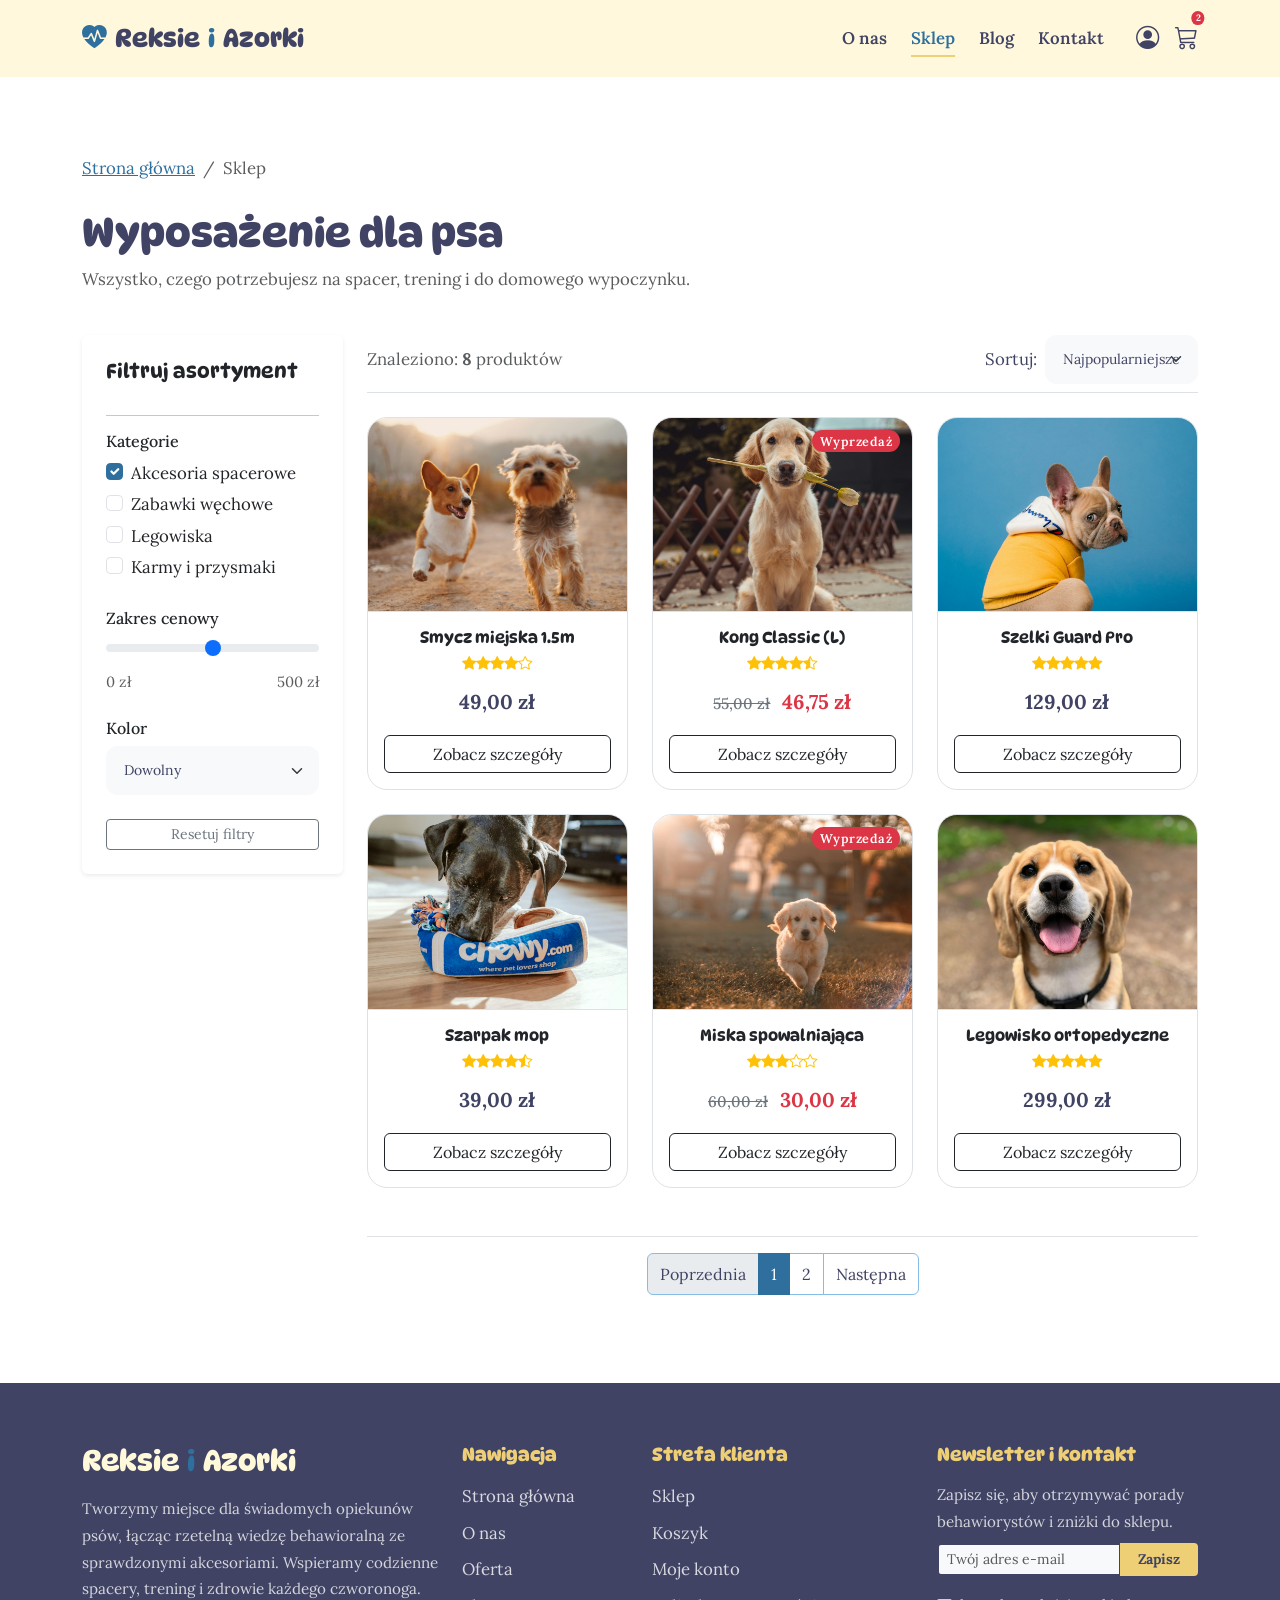
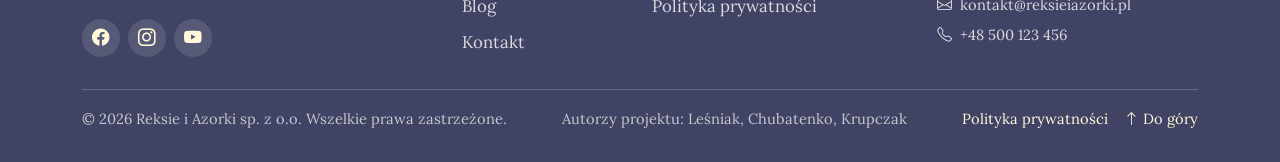
<file: sklep.html>
<!DOCTYPE html>
<html lang="pl">
<head>
  <meta charset="utf-8">
  <meta name="viewport" content="width=device-width, initial-scale=1">
  <title>Sklep dla psów | Reksie i Azorki</title>
  <link href="https://fonts.googleapis.com/css2?family=Lora:ital,wght@0,400;0,600;0,700;1,400&family=DynaPuff:wght@400;600;700&display=swap" rel="stylesheet">
  <link href="https://cdn.jsdelivr.net/npm/bootstrap@5.3.3/dist/css/bootstrap.min.css" rel="stylesheet">
  <link href="https://cdn.jsdelivr.net/npm/bootstrap-icons@1.11.3/font/bootstrap-icons.min.css" rel="stylesheet">
  <link href="style.css" rel="stylesheet">
</head>
<body class="page-padding-top">
  <div id="site-header"></div>
  <div class="container py-4">
    <nav aria-label="breadcrumb" class="mb-4">
      <ol class="breadcrumb">
        <li class="breadcrumb-item"><a href="index.html">Strona główna</a></li>
        <li class="breadcrumb-item active" aria-current="page">Sklep</li>
      </ol>
    </nav>
    <div class="row pb-5">
      <div class="col-12 mb-4">
        <h1>Wyposażenie dla psa</h1>
        <p class="text-muted">Wszystko, czego potrzebujesz na spacer, trening i do domowego wypoczynku.</p>
      </div>
      <aside class="col-lg-3 mb-5 mb-lg-0">
        <div class="card border-0 shadow-sm p-4 sticky-top shop-filters-sticky">
          <h4 class="h5 mb-3">Filtruj asortyment</h4>
          <hr class="mb-3">
          
          <div class="mb-4">
            <h5 class="h6 mb-2">Kategorie</h5>
            <div class="form-check"><input class="form-check-input" type="checkbox" id="cat1" checked><label class="form-check-label" for="cat1">Akcesoria spacerowe</label></div>
            <div class="form-check"><input class="form-check-input" type="checkbox" id="cat2"><label class="form-check-label" for="cat2">Zabawki węchowe</label></div>
            <div class="form-check"><input class="form-check-input" type="checkbox" id="cat3"><label class="form-check-label" for="cat3">Legowiska</label></div>
            <div class="form-check"><input class="form-check-input" type="checkbox" id="cat4"><label class="form-check-label" for="cat4">Karmy i przysmaki</label></div>
          </div>
          
          <div class="mb-4">
            <h5 class="h6 mb-2">Zakres cenowy</h5>
            <input type="range" class="form-range" min="0" max="500" step="10" id="priceRange">
            <div class="d-flex justify-content-between text-muted small">
              <span>0 zł</span>
              <span>500 zł</span>
            </div>
          </div>

          <div class="mb-4">
            <h5 class="h6 mb-2">Kolor</h5>
            <select class="form-select form-select-sm">
              <option selected>Dowolny</option>
              <option value="1">Czarny</option>
              <option value="2">Czerwony</option>
              <option value="3">Zielony</option>
            </select>
          </div>

          <button class="btn btn-outline-secondary w-100 btn-sm">Resetuj filtry</button>
        </div>
      </aside>
      
      <main class="col-lg-9">
        <div class="d-flex flex-column flex-sm-row justify-content-between align-items-sm-center mb-4 pb-2 border-bottom">
          <span class="text-muted mb-2 mb-sm-0">Znaleziono: <strong>8</strong> produktów</span>
          <div class="d-flex align-items-center">
            <label for="sortSelect" class="me-2 text-nowrap">Sortuj:</label>
            <select class="form-select form-select-sm" id="sortSelect">
              <option value="pop">Najpopularniejsze</option>
              <option value="price-asc">Cena: rosnąco</option>
              <option value="price-desc">Cena: malejąco</option>
              <option value="name">Alfabetycznie</option>
            </select>
          </div>
        </div>
        
        <div class="row g-4">
          <!-- Karta 1 -->
          <div class="col-sm-6 col-xl-4">
            <article class="card h-100 product-card">
              <div class="product-img-wrapper"><img src="assets/dog-1.jpg" class="card-img-top" alt="Smycz"></div>
              <div class="card-body d-flex flex-column text-center">
                <h3 class="card-title h6 mb-1">Smycz miejska 1.5m</h3>
                <div class="rating-stars mb-2"><i class="bi bi-star-fill"></i><i class="bi bi-star-fill"></i><i class="bi bi-star-fill"></i><i class="bi bi-star-fill"></i><i class="bi bi-star"></i></div>
                <div class="price-wrap mb-3 mt-auto"><span class="current-price">49,00 zł</span></div>
                <a href="produkt.html" class="btn btn-outline-dark w-100 mt-auto">Zobacz szczegóły</a>
              </div>
            </article>
          </div>
          <!-- Karta 2 -->
          <div class="col-sm-6 col-xl-4">
            <article class="card h-100 product-card">
              <div class="product-img-wrapper"><span class="badge bg-danger product-badge">Wyprzedaż</span><img src="assets/dog-2.jpg" class="card-img-top" alt="Zabawka"></div>
              <div class="card-body d-flex flex-column text-center">
                <h3 class="card-title h6 mb-1">Kong Classic (L)</h3>
                <div class="rating-stars mb-2"><i class="bi bi-star-fill"></i><i class="bi bi-star-fill"></i><i class="bi bi-star-fill"></i><i class="bi bi-star-fill"></i><i class="bi bi-star-half"></i></div>
                <div class="price-wrap mb-3 mt-auto"><span class="old-price">55,00 zł</span><span class="current-price text-danger">46,75 zł</span></div>
                <a href="produkt.html" class="btn btn-outline-dark w-100 mt-auto">Zobacz szczegóły</a>
              </div>
            </article>
          </div>
          <!-- Karta 3 -->
          <div class="col-sm-6 col-xl-4">
            <article class="card h-100 product-card">
              <div class="product-img-wrapper"><img src="assets/dog-3.jpg" class="card-img-top" alt="Szelki"></div>
              <div class="card-body d-flex flex-column text-center">
                <h3 class="card-title h6 mb-1">Szelki Guard Pro</h3>
                <div class="rating-stars mb-2"><i class="bi bi-star-fill"></i><i class="bi bi-star-fill"></i><i class="bi bi-star-fill"></i><i class="bi bi-star-fill"></i><i class="bi bi-star-fill"></i></div>
                <div class="price-wrap mb-3 mt-auto"><span class="current-price">129,00 zł</span></div>
                <a href="produkt.html" class="btn btn-outline-dark w-100 mt-auto">Zobacz szczegóły</a>
              </div>
            </article>
          </div>
          <!-- Karta 4 -->
          <div class="col-sm-6 col-xl-4">
            <article class="card h-100 product-card">
              <div class="product-img-wrapper"><img src="assets/dog-4.jpg" class="card-img-top" alt="Szarpak"></div>
              <div class="card-body d-flex flex-column text-center">
                <h3 class="card-title h6 mb-1">Szarpak mop</h3>
                <div class="rating-stars mb-2"><i class="bi bi-star-fill"></i><i class="bi bi-star-fill"></i><i class="bi bi-star-fill"></i><i class="bi bi-star-fill"></i><i class="bi bi-star-half"></i></div>
                <div class="price-wrap mb-3 mt-auto"><span class="current-price">39,00 zł</span></div>
                <a href="produkt.html" class="btn btn-outline-dark w-100 mt-auto">Zobacz szczegóły</a>
              </div>
            </article>
          </div>
          <!-- Karta 5 -->
          <div class="col-sm-6 col-xl-4">
            <article class="card h-100 product-card">
              <div class="product-img-wrapper"><span class="badge bg-danger product-badge">Wyprzedaż</span><img src="assets/dog-5.jpg" class="card-img-top" alt="Miska"></div>
              <div class="card-body d-flex flex-column text-center">
                <h3 class="card-title h6 mb-1">Miska spowalniająca</h3>
                <div class="rating-stars mb-2"><i class="bi bi-star-fill"></i><i class="bi bi-star-fill"></i><i class="bi bi-star-fill"></i><i class="bi bi-star"></i><i class="bi bi-star"></i></div>
                <div class="price-wrap mb-3 mt-auto"><span class="old-price">60,00 zł</span><span class="current-price text-danger">30,00 zł</span></div>
                <a href="produkt.html" class="btn btn-outline-dark w-100 mt-auto">Zobacz szczegóły</a>
              </div>
            </article>
          </div>
          <!-- Karta 6 -->
          <div class="col-sm-6 col-xl-4">
            <article class="card h-100 product-card">
              <div class="product-img-wrapper"><img src="assets/dog-6.jpg" class="card-img-top" alt="Legowisko"></div>
              <div class="card-body d-flex flex-column text-center">
                <h3 class="card-title h6 mb-1">Legowisko ortopedyczne</h3>
                <div class="rating-stars mb-2"><i class="bi bi-star-fill"></i><i class="bi bi-star-fill"></i><i class="bi bi-star-fill"></i><i class="bi bi-star-fill"></i><i class="bi bi-star-fill"></i></div>
                <div class="price-wrap mb-3 mt-auto"><span class="current-price">299,00 zł</span></div>
                <a href="produkt.html" class="btn btn-outline-dark w-100 mt-auto">Zobacz szczegóły</a>
              </div>
            </article>
          </div>
        </div>
        
        <nav aria-label="Nawigacja po stronach produktów" class="mt-5 pt-3 border-top">
          <ul class="pagination justify-content-center">
            <li class="page-item disabled"><a class="page-link" href="sklep.html" tabindex="-1">Poprzednia</a></li>
            <li class="page-item active"><a class="page-link" href="sklep.html">1</a></li>
            <li class="page-item"><a class="page-link" href="sklep2.html">2</a></li>
            <li class="page-item"><a class="page-link" href="sklep2.html">Następna</a></li>
          </ul>
        </nav>
      </main>
    </div>
  </div>
  <div id="site-footer"></div>
  <script src="js/layout.js"></script>
  <script src="https://cdn.jsdelivr.net/npm/bootstrap@5.3.3/dist/js/bootstrap.bundle.min.js"></script>
</body>
</html>
</file>
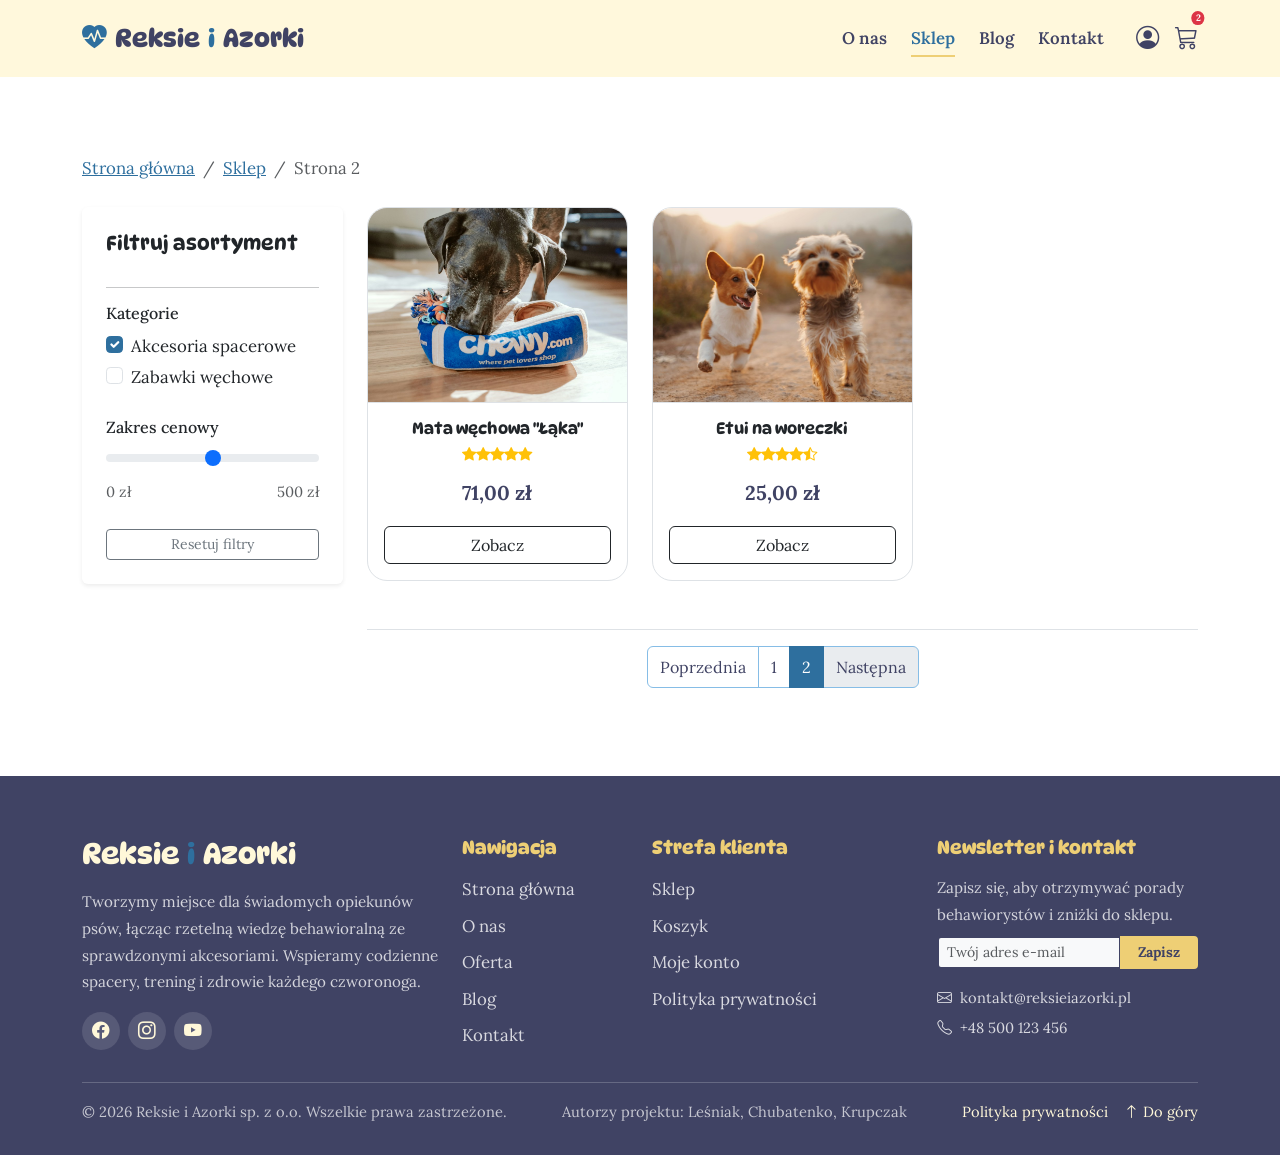
<file: sklep2.html>
<!DOCTYPE html>
<html lang="pl">
<head>
  <meta charset="utf-8">
  <meta name="viewport" content="width=device-width, initial-scale=1">
  <title>Sklep dla psów - Strona 2 | Reksie i Azorki</title>
  <link href="https://fonts.googleapis.com/css2?family=Lora:ital,wght@0,400;0,600;0,700;1,400&family=DynaPuff:wght@400;600;700&display=swap" rel="stylesheet">
  <link href="https://cdn.jsdelivr.net/npm/bootstrap@5.3.3/dist/css/bootstrap.min.css" rel="stylesheet">
  <link href="https://cdn.jsdelivr.net/npm/bootstrap-icons@1.11.3/font/bootstrap-icons.min.css" rel="stylesheet">
  <link href="style.css" rel="stylesheet">
</head>
<body class="page-padding-top">
  <div id="site-header"></div>
  <div class="container py-4">
    <nav aria-label="breadcrumb" class="mb-4">
      <ol class="breadcrumb">
        <li class="breadcrumb-item"><a href="index.html">Strona główna</a></li>
        <li class="breadcrumb-item"><a href="sklep.html">Sklep</a></li>
        <li class="breadcrumb-item active" aria-current="page">Strona 2</li>
      </ol>
    </nav>
    <div class="row pb-5">
      <aside class="col-lg-3 mb-5 mb-lg-0">
        <div class="card border-0 shadow-sm p-4 sticky-top shop-filters-sticky">
          <h4 class="h5 mb-3">Filtruj asortyment</h4>
          <hr class="mb-3">
          <div class="mb-4">
            <h5 class="h6 mb-2">Kategorie</h5>
            <div class="form-check"><input class="form-check-input" type="checkbox" id="cat1" checked><label class="form-check-label" for="cat1">Akcesoria spacerowe</label></div>
            <div class="form-check"><input class="form-check-input" type="checkbox" id="cat2"><label class="form-check-label" for="cat2">Zabawki węchowe</label></div>
          </div>
          <div class="mb-4">
            <h5 class="h6 mb-2">Zakres cenowy</h5>
            <input type="range" class="form-range" min="0" max="500" step="10" id="priceRange">
            <div class="d-flex justify-content-between text-muted small"><span>0 zł</span><span>500 zł</span></div>
          </div>
          <button class="btn btn-outline-secondary w-100 btn-sm">Resetuj filtry</button>
        </div>
      </aside>
      <main class="col-lg-9">
        <div class="row g-4">
          <div class="col-sm-6 col-xl-4">
            <article class="card h-100 product-card">
              <div class="product-img-wrapper"><img src="assets/dog-4.jpg" class="card-img-top" alt="Mata"></div>
              <div class="card-body d-flex flex-column text-center">
                <h3 class="card-title h6 mb-1">Mata węchowa "Łąka"</h3>
                <div class="rating-stars mb-2"><i class="bi bi-star-fill"></i><i class="bi bi-star-fill"></i><i class="bi bi-star-fill"></i><i class="bi bi-star-fill"></i><i class="bi bi-star-fill"></i></div>
                <div class="price-wrap mb-3 mt-auto"><span class="current-price">71,00 zł</span></div>
                <a href="produkt.html" class="btn btn-outline-dark w-100 mt-auto">Zobacz</a>
              </div>
            </article>
          </div>
          <div class="col-sm-6 col-xl-4">
            <article class="card h-100 product-card">
              <div class="product-img-wrapper"><img src="assets/dog-1.jpg" class="card-img-top" alt="Woreczki"></div>
              <div class="card-body d-flex flex-column text-center">
                <h3 class="card-title h6 mb-1">Etui na woreczki</h3>
                <div class="rating-stars mb-2"><i class="bi bi-star-fill"></i><i class="bi bi-star-fill"></i><i class="bi bi-star-fill"></i><i class="bi bi-star-fill"></i><i class="bi bi-star-half"></i></div>
                <div class="price-wrap mb-3 mt-auto"><span class="current-price">25,00 zł</span></div>
                <a href="produkt.html" class="btn btn-outline-dark w-100 mt-auto">Zobacz</a>
              </div>
            </article>
          </div>
        </div>
        <nav aria-label="Nawigacja po stronach produktów" class="mt-5 pt-3 border-top">
          <ul class="pagination justify-content-center">
            <li class="page-item"><a class="page-link" href="sklep.html">Poprzednia</a></li>
            <li class="page-item"><a class="page-link" href="sklep.html">1</a></li>
            <li class="page-item active"><a class="page-link" href="sklep2.html">2</a></li>
            <li class="page-item disabled"><a class="page-link" href="sklep2.html" tabindex="-1">Następna</a></li>
          </ul>
        </nav>
      </main>
    </div>
  </div>
  <div id="site-footer"></div>
  <script src="js/layout.js"></script>
  <script src="https://cdn.jsdelivr.net/npm/bootstrap@5.3.3/dist/js/bootstrap.bundle.min.js"></script>
</body>
</html>
</file>
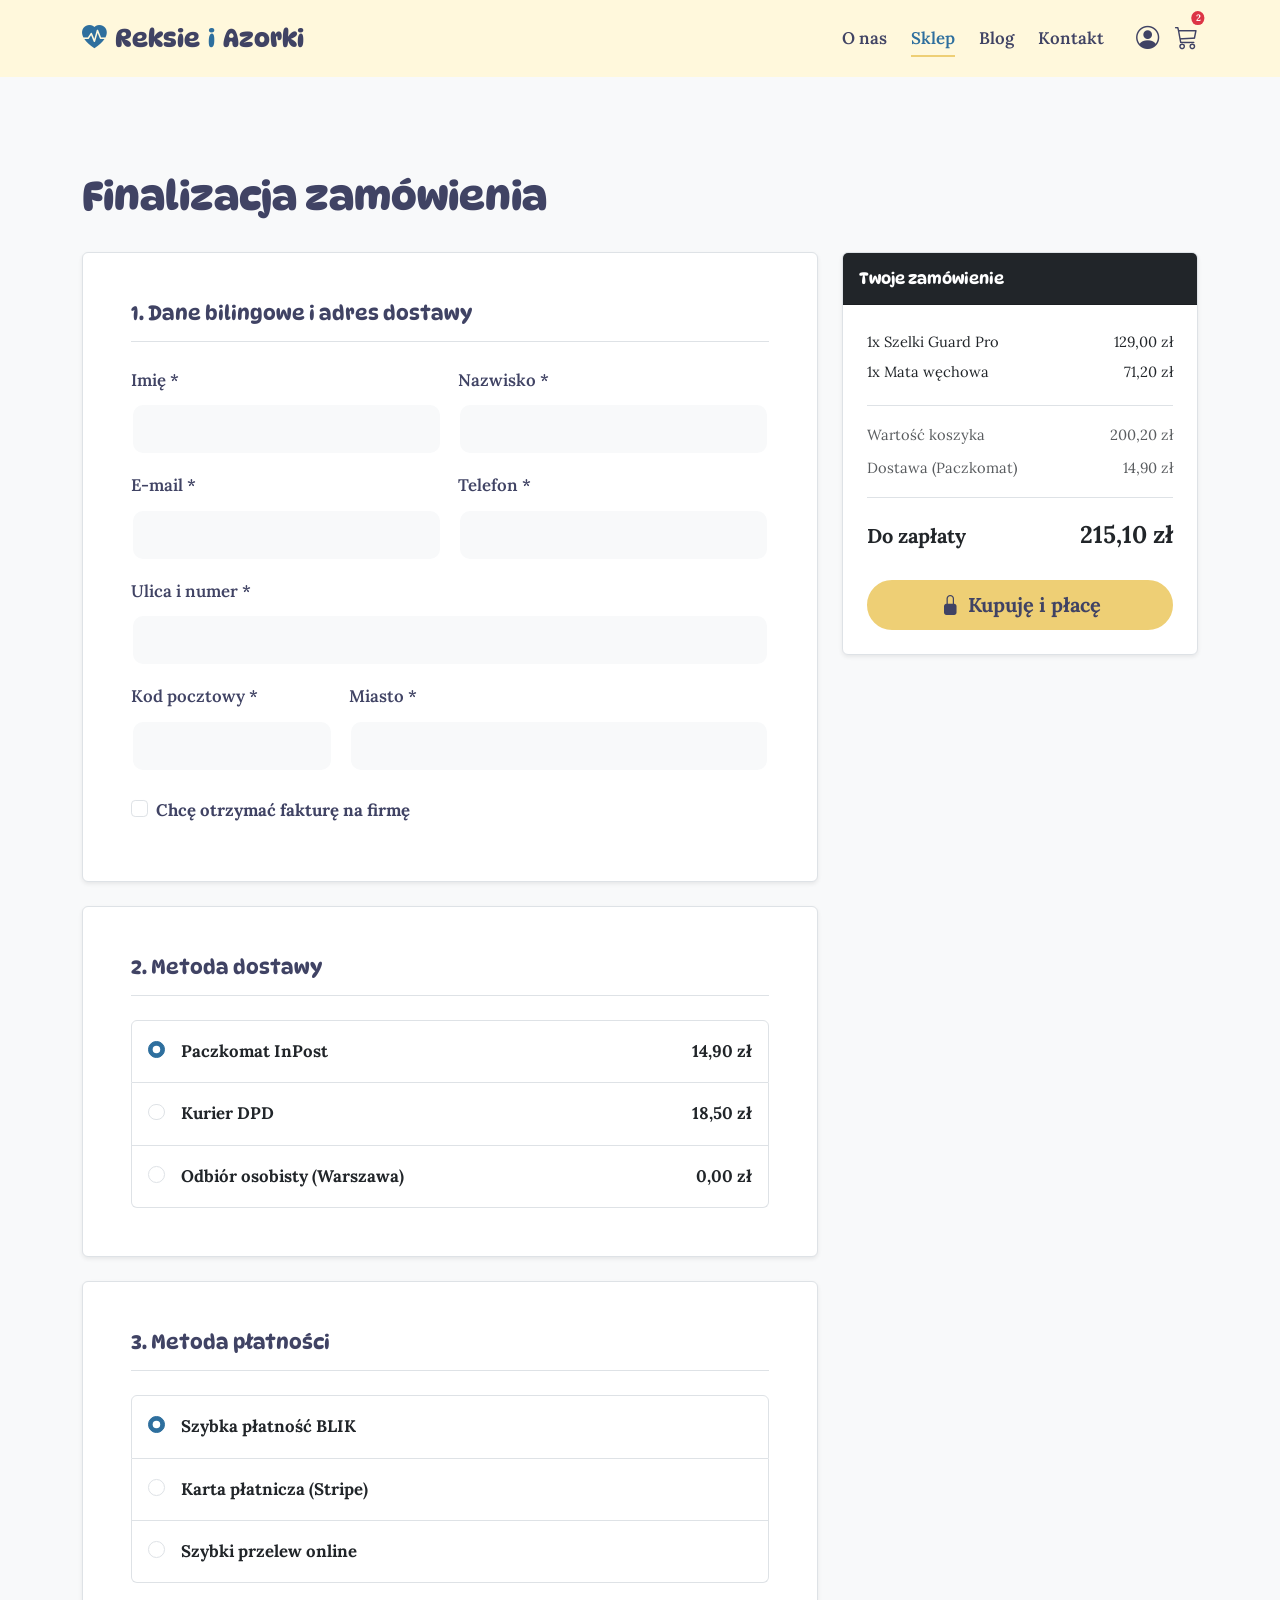
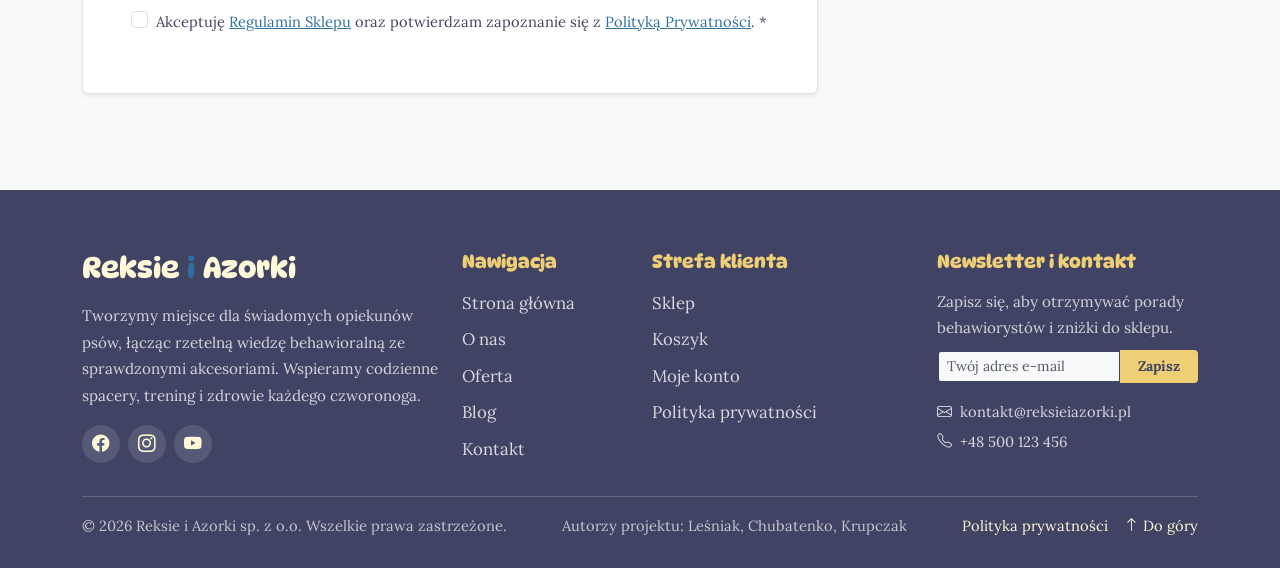
<file: zamowienie.html>
<!DOCTYPE html>
<html lang="pl">
<head>
  <meta charset="utf-8">
  <meta name="viewport" content="width=device-width, initial-scale=1">
  <title>Kasa i płatność | Reksie i Azorki</title>
  <link href="https://fonts.googleapis.com/css2?family=Lora:ital,wght@0,400;0,600;0,700;1,400&family=DynaPuff:wght@400;600;700&display=swap" rel="stylesheet">
  <link href="https://cdn.jsdelivr.net/npm/bootstrap@5.3.3/dist/css/bootstrap.min.css" rel="stylesheet">
  <link href="https://cdn.jsdelivr.net/npm/bootstrap-icons@1.11.3/font/bootstrap-icons.min.css" rel="stylesheet">
  <link href="style.css" rel="stylesheet">
</head>
<body class="page-padding-top bg-light">
  <div id="site-header"></div>
  <main class="container py-4">
    <div class="row pb-5 mt-3">
      <div class="col-12 mb-4">
        <h1>Finalizacja zamówienia</h1>
      </div>
      <div class="col-lg-8 mb-5 mb-lg-0">
        <form action="konto.html" id="checkoutForm">
          <!-- 1. Dane bilingowe -->
          <div class="bg-white p-4 p-md-5 rounded shadow-sm border mb-4">
            <h3 class="h5 border-bottom pb-3 mb-4">1. Dane bilingowe i adres dostawy</h3>
            <div class="row g-3">
              <div class="col-sm-6"><label class="form-label">Imię *</label><input type="text" class="form-control" required></div>
              <div class="col-sm-6"><label class="form-label">Nazwisko *</label><input type="text" class="form-control" required></div>
              <div class="col-sm-6"><label class="form-label">E-mail *</label><input type="email" class="form-control" required></div>
              <div class="col-sm-6"><label class="form-label">Telefon *</label><input type="tel" class="form-control" required></div>
              <div class="col-12"><label class="form-label">Ulica i numer *</label><input type="text" class="form-control" required></div>
              <div class="col-sm-4"><label class="form-label">Kod pocztowy *</label><input type="text" class="form-control" required></div>
              <div class="col-sm-8"><label class="form-label">Miasto *</label><input type="text" class="form-control" required></div>
            </div>
            
            <div class="form-check mt-4 mb-2">
              <input class="form-check-input" type="checkbox" id="fakturaCheck" data-bs-toggle="collapse" data-bs-target="#fakturaFields" aria-expanded="false">
              <label class="form-check-label fw-bold" for="fakturaCheck">Chcę otrzymać fakturę na firmę</label>
            </div>
            <div class="collapse" id="fakturaFields">
              <div class="row g-3 mt-1 p-3 bg-light rounded border">
                 <div class="col-sm-4"><label class="form-label">NIP</label><input type="text" class="form-control"></div>
                 <div class="col-sm-8"><label class="form-label">Nazwa firmy</label><input type="text" class="form-control"></div>
              </div>
            </div>
          </div>

          <!-- 2. Dostawa -->
          <div class="bg-white p-4 p-md-5 rounded shadow-sm border mb-4">
            <h3 class="h5 border-bottom pb-3 mb-4">2. Metoda dostawy</h3>
            <div class="list-group">
              <label class="list-group-item d-flex gap-3 p-3">
                <input class="form-check-input flex-shrink-0" type="radio" name="delivery" value="paczkomat" checked>
                <span class="d-block w-100 d-flex justify-content-between">
                  <span><strong>Paczkomat InPost</strong></span>
                  <span class="fw-bold">14,90 zł</span>
                </span>
              </label>
              <label class="list-group-item d-flex gap-3 p-3">
                <input class="form-check-input flex-shrink-0" type="radio" name="delivery" value="kurier">
                <span class="d-block w-100 d-flex justify-content-between">
                  <span><strong>Kurier DPD</strong></span>
                  <span class="fw-bold">18,50 zł</span>
                </span>
              </label>
              <label class="list-group-item d-flex gap-3 p-3">
                <input class="form-check-input flex-shrink-0" type="radio" name="delivery" value="odbior">
                <span class="d-block w-100 d-flex justify-content-between">
                  <span><strong>Odbiór osobisty (Warszawa)</strong></span>
                  <span class="fw-bold">0,00 zł</span>
                </span>
              </label>
            </div>
          </div>

          <!-- 3. Płatność -->
          <div class="bg-white p-4 p-md-5 rounded shadow-sm border mb-4">
            <h3 class="h5 border-bottom pb-3 mb-4">3. Metoda płatności</h3>
            <div class="list-group mb-4">
              <label class="list-group-item d-flex gap-3 p-3">
                <input class="form-check-input flex-shrink-0" type="radio" name="payment" id="pay1" checked>
                <span><strong>Szybka płatność BLIK</strong></span>
              </label>
              <label class="list-group-item d-flex gap-3 p-3">
                <input class="form-check-input flex-shrink-0" type="radio" name="payment" id="pay2">
                <span><strong>Karta płatnicza (Stripe)</strong></span>
              </label>
              <label class="list-group-item d-flex gap-3 p-3">
                <input class="form-check-input flex-shrink-0" type="radio" name="payment" id="pay3">
                <span><strong>Szybki przelew online</strong></span>
              </label>
            </div>
            
            <div class="form-check mb-2">
              <input class="form-check-input" type="checkbox" id="regulamin" required>
              <label class="form-check-label small" for="regulamin">Akceptuję <a href="polityka-prywatnosci.html">Regulamin Sklepu</a> oraz potwierdzam zapoznanie się z <a href="polityka-prywatnosci.html">Polityką Prywatności</a>. *</label>
            </div>
          </div>
        </form>
      </div>

      <!-- Podsumowanie zakupu (Prawa kolumna) -->
      <div class="col-lg-4">
        <div class="card border shadow-sm checkout-summary">
          <div class="card-header bg-dark text-white py-3">
            <h4 class="card-title h6 mb-0">Twoje zamówienie</h4>
          </div>
          <div class="card-body p-4">
            <div class="mb-3 border-bottom pb-3 small">
              <div class="d-flex justify-content-between mb-1"><span>1x Szelki Guard Pro</span><span>129,00 zł</span></div>
              <div class="d-flex justify-content-between mb-1"><span>1x Mata węchowa</span><span>71,20 zł</span></div>
            </div>
            <div class="d-flex justify-content-between mb-2 text-muted small">
              <span>Wartość koszyka</span>
              <span>200,20 zł</span>
            </div>
            <div class="d-flex justify-content-between mb-3 text-muted small border-bottom pb-3">
              <span>Dostawa (Paczkomat)</span>
              <span>14,90 zł</span>
            </div>
            <div class="d-flex justify-content-between align-items-center mb-4 text-dark">
              <span class="fs-5 fw-bold">Do zapłaty</span>
              <span class="fs-4 fw-bold">215,10 zł</span>
            </div>
            <button type="submit" form="checkoutForm" class="btn btn-brand btn-lg w-100"><i class="bi bi-lock-fill me-2"></i>Kupuję i płacę</button>
          </div>
        </div>
      </div>
    </div>
  </main>
  <div id="site-footer"></div>
  <script src="js/layout.js"></script>
  <script src="https://cdn.jsdelivr.net/npm/bootstrap@5.3.3/dist/js/bootstrap.bundle.min.js"></script>
</body>
</html>
</file>
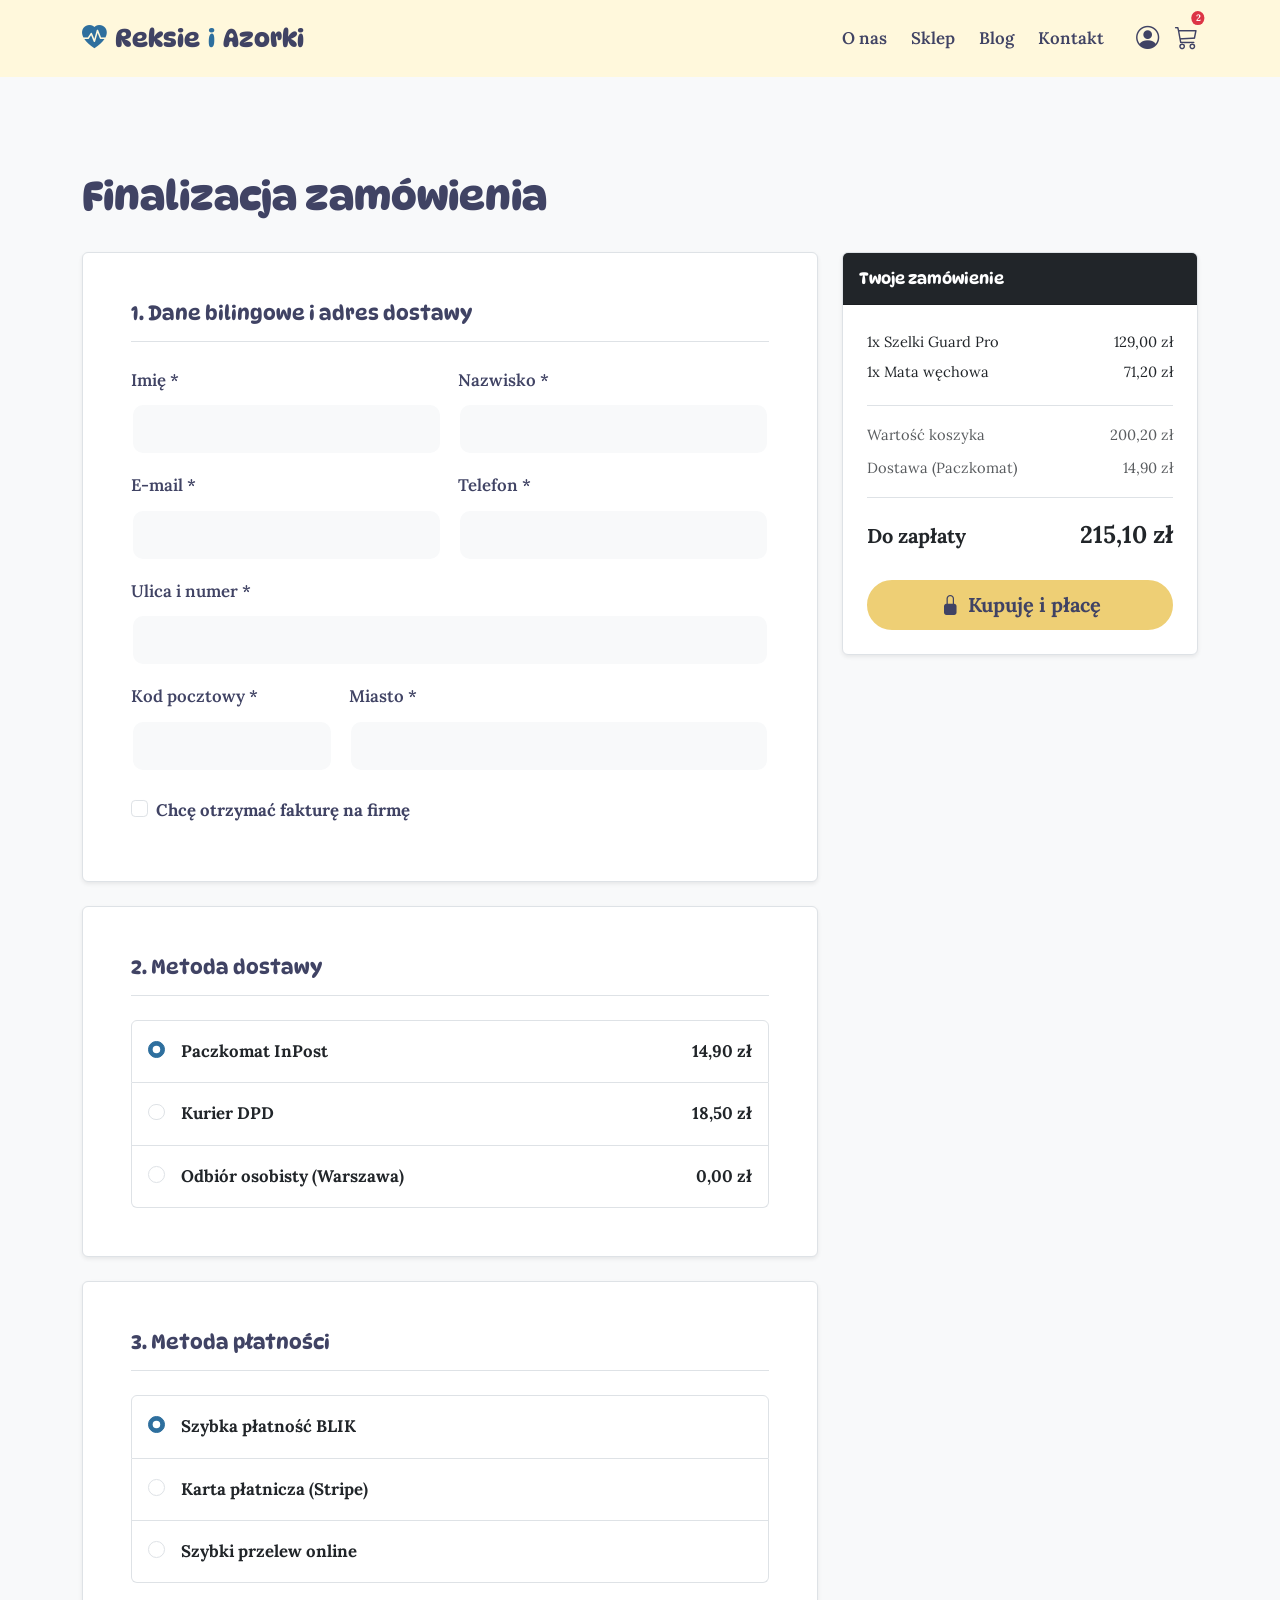
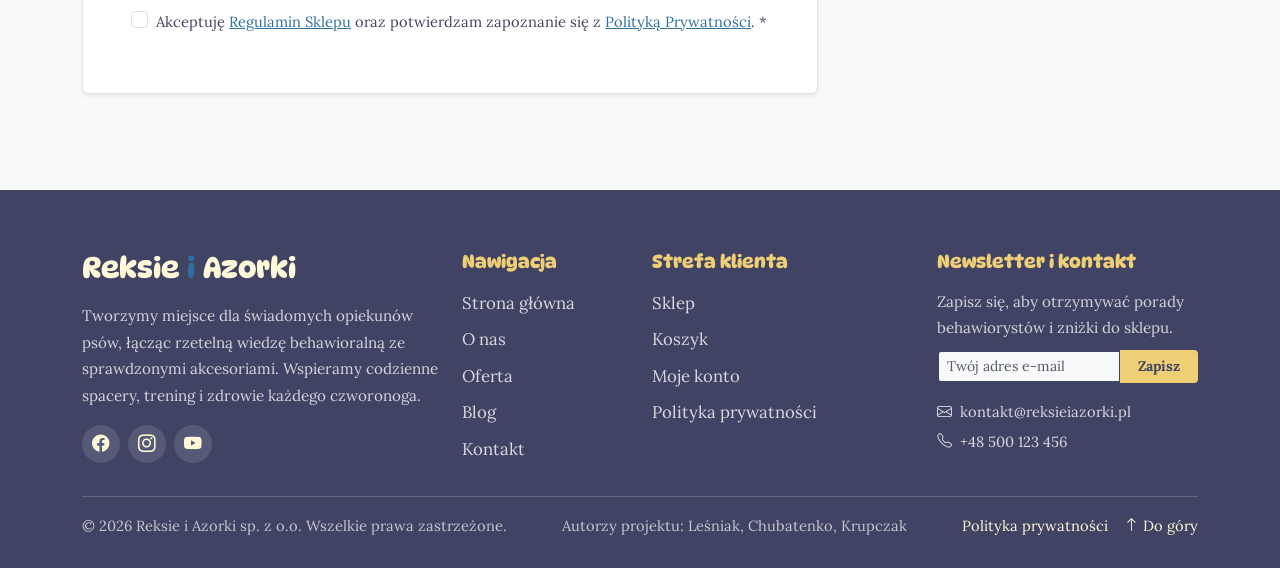
<file: zamówienie.html>
<!DOCTYPE html>
<html lang="pl">
<head>
  <meta charset="utf-8">
  <meta name="viewport" content="width=device-width, initial-scale=1">
  <title>Kasa i płatność | Reksie i Azorki</title>
  <link href="https://fonts.googleapis.com/css2?family=Lora:ital,wght@0,400;0,600;0,700;1,400&family=DynaPuff:wght@400;600;700&display=swap" rel="stylesheet">
  <link href="https://cdn.jsdelivr.net/npm/bootstrap@5.3.3/dist/css/bootstrap.min.css" rel="stylesheet">
  <link href="https://cdn.jsdelivr.net/npm/bootstrap-icons@1.11.3/font/bootstrap-icons.min.css" rel="stylesheet">
  <link href="style.css" rel="stylesheet">
</head>
<body class="page-padding-top bg-light">
  <div id="site-header"></div>
  <main class="container py-4">
    <div class="row pb-5 mt-3">
      <div class="col-12 mb-4">
        <h1>Finalizacja zamówienia</h1>
      </div>
      <div class="col-lg-8 mb-5 mb-lg-0">
        <form action="konto.html">
          <!-- 1. Dane bilingowe -->
          <div class="bg-white p-4 p-md-5 rounded shadow-sm border mb-4">
            <h3 class="h5 border-bottom pb-3 mb-4">1. Dane bilingowe i adres dostawy</h3>
            <div class="row g-3">
              <div class="col-sm-6"><label class="form-label">Imię *</label><input type="text" class="form-control" required></div>
              <div class="col-sm-6"><label class="form-label">Nazwisko *</label><input type="text" class="form-control" required></div>
              <div class="col-sm-6"><label class="form-label">E-mail *</label><input type="email" class="form-control" required></div>
              <div class="col-sm-6"><label class="form-label">Telefon *</label><input type="tel" class="form-control" required></div>
              <div class="col-12"><label class="form-label">Ulica i numer *</label><input type="text" class="form-control" required></div>
              <div class="col-sm-4"><label class="form-label">Kod pocztowy *</label><input type="text" class="form-control" required></div>
              <div class="col-sm-8"><label class="form-label">Miasto *</label><input type="text" class="form-control" required></div>
            </div>
            
            <div class="form-check mt-4 mb-2">
              <input class="form-check-input" type="checkbox" id="fakturaCheck" data-bs-toggle="collapse" data-bs-target="#fakturaFields" aria-expanded="false">
              <label class="form-check-label fw-bold" for="fakturaCheck">Chcę otrzymać fakturę na firmę</label>
            </div>
            <div class="collapse" id="fakturaFields">
              <div class="row g-3 mt-1 p-3 bg-light rounded border">
                 <div class="col-sm-4"><label class="form-label">NIP</label><input type="text" class="form-control"></div>
                 <div class="col-sm-8"><label class="form-label">Nazwa firmy</label><input type="text" class="form-control"></div>
              </div>
            </div>
          </div>

          <!-- 2. Dostawa -->
          <div class="bg-white p-4 p-md-5 rounded shadow-sm border mb-4">
            <h3 class="h5 border-bottom pb-3 mb-4">2. Metoda dostawy</h3>
            <div class="list-group">
              <label class="list-group-item d-flex gap-3 p-3">
                <input class="form-check-input flex-shrink-0" type="radio" name="delivery" value="paczkomat" checked>
                <span class="d-block w-100 d-flex justify-content-between">
                  <span><strong>Paczkomat InPost</strong></span>
                  <span class="fw-bold">14,90 zł</span>
                </span>
              </label>
              <label class="list-group-item d-flex gap-3 p-3">
                <input class="form-check-input flex-shrink-0" type="radio" name="delivery" value="kurier">
                <span class="d-block w-100 d-flex justify-content-between">
                  <span><strong>Kurier DPD</strong></span>
                  <span class="fw-bold">18,50 zł</span>
                </span>
              </label>
              <label class="list-group-item d-flex gap-3 p-3">
                <input class="form-check-input flex-shrink-0" type="radio" name="delivery" value="odbior">
                <span class="d-block w-100 d-flex justify-content-between">
                  <span><strong>Odbiór osobisty (Warszawa)</strong></span>
                  <span class="fw-bold">0,00 zł</span>
                </span>
              </label>
            </div>
          </div>

          <!-- 3. Płatność -->
          <div class="bg-white p-4 p-md-5 rounded shadow-sm border mb-4">
            <h3 class="h5 border-bottom pb-3 mb-4">3. Metoda płatności</h3>
            <div class="list-group mb-4">
              <label class="list-group-item d-flex gap-3 p-3">
                <input class="form-check-input flex-shrink-0" type="radio" name="payment" id="pay1" checked>
                <span><strong>Szybka płatność BLIK</strong></span>
              </label>
              <label class="list-group-item d-flex gap-3 p-3">
                <input class="form-check-input flex-shrink-0" type="radio" name="payment" id="pay2">
                <span><strong>Karta płatnicza (Stripe)</strong></span>
              </label>
              <label class="list-group-item d-flex gap-3 p-3">
                <input class="form-check-input flex-shrink-0" type="radio" name="payment" id="pay3">
                <span><strong>Szybki przelew online</strong></span>
              </label>
            </div>
            
            <div class="form-check mb-2">
              <input class="form-check-input" type="checkbox" id="regulamin" required>
              <label class="form-check-label small" for="regulamin">Akceptuję <a href="#">Regulamin Sklepu</a> oraz potwierdzam zapoznanie się z <a href="#">Polityką Prywatności</a>. *</label>
            </div>
          </div>
          
          <!-- Ukryty submit używany w przypadku braku JS, normalnie obsługiwany przez link/JS podsumowania. -->
          <button type="submit" id="realSubmitBtn" class="d-none">Submit</button>
        </form>
      </div>

      <!-- Podsumowanie zakupu (Prawa kolumna) -->
      <div class="col-lg-4">
        <div class="card border shadow-sm checkout-summary">
          <div class="card-header bg-dark text-white py-3">
            <h4 class="card-title h6 mb-0">Twoje zamówienie</h4>
          </div>
          <div class="card-body p-4">
            <div class="mb-3 border-bottom pb-3 small">
              <div class="d-flex justify-content-between mb-1"><span>1x Szelki Guard Pro</span><span>129,00 zł</span></div>
              <div class="d-flex justify-content-between mb-1"><span>1x Mata węchowa</span><span>71,20 zł</span></div>
            </div>
            <div class="d-flex justify-content-between mb-2 text-muted small">
              <span>Wartość koszyka</span>
              <span>200,20 zł</span>
            </div>
            <div class="d-flex justify-content-between mb-3 text-muted small border-bottom pb-3">
              <span>Dostawa (Paczkomat)</span>
              <span>14,90 zł</span>
            </div>
            <div class="d-flex justify-content-between align-items-center mb-4 text-dark">
              <span class="fs-5 fw-bold">Do zapłaty</span>
              <span class="fs-4 fw-bold">215,10 zł</span>
            </div>
            <!-- Z racji formy HTML ten przycisk symuluje kliknięcie submit -->
            <button onclick="document.getElementById('realSubmitBtn').click(); window.location.href='konto.html';" class="btn btn-brand btn-lg w-100"><i class="bi bi-lock-fill me-2"></i>Kupuję i płacę</button>
          </div>
        </div>
      </div>
    </div>
  </main>
  <div id="site-footer"></div>
  <script src="js/layout.js"></script>
  <script src="https://cdn.jsdelivr.net/npm/bootstrap@5.3.3/dist/js/bootstrap.bundle.min.js"></script>
</body>
</html>
</file>
<file: style.css>
/* =========================================================
   Reksie i Azorki – Główny arkusz stylów
   ========================================================= */
:root {
  --ra-primary: #86BDE6;
  --ra-primary-dark: #2E6F9E;
  --ra-secondary: #EECF75;
  --ra-accent: #FFF8D9;
  --ra-text: #404364;
  --ra-text-soft: #6B6E8E;
  --ra-white: #FFFFFF;
  --ra-radius: 1.25rem;
  --ra-shadow: 0 18px 40px -18px rgba(64, 67, 100, .35);
  --ra-font-head: "DynaPuff", system-ui, sans-serif;
  --ra-font-body: "Lora", Georgia, serif;
}

html { scroll-behavior: smooth; scroll-padding-top: 85px; }
body {
  font-family: var(--ra-font-body);
  color: var(--ra-text);
  background: var(--ra-white);
  font-size: 1.05rem;
  line-height: 1.75;
  overflow-x: hidden;
}

h1, h2, h3, h4, .brand { font-family: var(--ra-font-head); font-weight: 600; letter-spacing: 0; line-height: 1.25; color: var(--ra-text); }
a { color: var(--ra-primary-dark); }
a:hover { color: var(--ra-text); }

.skip-link { position: absolute; left: -999px; top: 0; background: var(--ra-secondary); color: var(--ra-text); padding: .5rem 1rem; z-index: 2000; }
.skip-link:focus { left: 1rem; }

/* ---------- Nawigacja ---------- */
.site-nav { background: rgba(255, 248, 217, .92); backdrop-filter: blur(10px); padding: 1rem 0; transition: all .3s ease; }
.site-nav.scrolled { padding: .5rem 0; box-shadow: 0 6px 24px -12px rgba(64, 67, 100, .35); }
.brand { font-size: 1.6rem; color: var(--ra-text) !important; text-decoration: none; display: inline-flex; align-items: center; gap: .5rem; }
.brand-icon { color: var(--ra-primary-dark); }
.brand-amp { color: var(--ra-primary-dark); }
.site-nav .nav-link { color: var(--ra-text); font-weight: 600; position: relative; }
.site-nav .nav-link::after { content: ""; position: absolute; left: .5rem; right: .5rem; bottom: .25rem; height: 2px; background: var(--ra-secondary); transform: scaleX(0); transition: transform .25s; }
.site-nav .nav-link:hover::after, .site-nav .nav-link.active::after { transform: scaleX(1); }
.site-nav .nav-link.active { color: var(--ra-primary-dark); }
.nav-icon-link { transition: color 0.2s; }
.nav-icon-link:hover { color: var(--ra-primary-dark) !important; }
.navbar-toggler { border: 2px solid var(--ra-text); }
.navbar-toggler:focus { box-shadow: 0 0 0 .2rem var(--ra-primary); }
@media (max-width: 991.98px) {
  .navbar-collapse { background: var(--ra-accent); border-radius: var(--ra-radius); padding: 1rem; margin-top: .75rem; box-shadow: var(--ra-shadow); }
}

/* ---------- Przyciski ---------- */
.btn-brand { background: var(--ra-secondary); color: var(--ra-text); border: 2px solid var(--ra-secondary); border-radius: 999px; font-weight: 700; transition: transform .2s, box-shadow .2s, background .2s; }
.btn-brand:hover, .btn-brand:focus { background: var(--ra-accent); color: var(--ra-text); border-color: var(--ra-secondary); transform: translateY(-2px); box-shadow: 0 10px 24px -10px rgba(238, 207, 117, .9); }
.btn-outline-light { border-radius: 999px; border-width: 2px; font-weight: 700; }
.btn-outline-light:hover { color: var(--ra-text); }

/* ---------- Hero ---------- */
.hero { position: relative; min-height: 100vh; display: flex; align-items: center; padding: 140px 0 80px; background-size: cover; background-position: center; color: var(--ra-white); }
.hero-overlay { position: absolute; inset: 0; background: linear-gradient(100deg, rgba(64, 67, 100, .92) 0%, rgba(64, 67, 100, .7) 45%, rgba(134, 189, 230, .15) 100%); }
.eyebrow { display: inline-block; background: rgba(255, 248, 217, .15); border: 1px solid rgba(255, 248, 217, .4); color: var(--ra-accent); padding: .35rem 1rem; border-radius: 999px; font-size: .9rem; margin-bottom: 1.25rem; }
.hero-title { color: var(--ra-accent); font-size: clamp(2.8rem, 6vw, 4.8rem); line-height: 1.05; margin-bottom: 1.25rem; }
.hero-tagline { display: block; color: var(--ra-secondary); font-size: clamp(1.4rem, 2.6vw, 2.1rem); margin-top: .75rem; }
.hero-lead { font-size: 1.15rem; color: rgba(255, 255, 255, .9); max-width: 36rem; }

/* ---------- Sekcje Główne ---------- */
.section { padding: 100px 0; }
.section-alt { background: var(--ra-accent); }
.section-intro { max-width: 640px; margin-bottom: 3.5rem; }
.section-kicker { display: inline-block; text-transform: uppercase; letter-spacing: 2px; font-size: .8rem; font-weight: 700; color: var(--ra-primary-dark); margin-bottom: .5rem; }
.section-kicker::before { content: "🐾 "; }
.section-title { font-size: clamp(2rem, 4vw, 2.9rem); margin-bottom: 1.25rem; line-height: 1.15; }
.lead-text { font-size: 1.2rem; font-style: italic; color: var(--ra-text); }

/* O nas */
.feature-list li { display: flex; gap: .75rem; margin-bottom: .6rem; }
.feature-list i { color: var(--ra-primary-dark); margin-top: .2rem; }
.about-media { position: relative; }
.about-media::before { content: ""; position: absolute; inset: 24px -24px -24px 24px; background: var(--ra-secondary); border-radius: var(--ra-radius); z-index: -1; }
.about-img { border-radius: var(--ra-radius); box-shadow: var(--ra-shadow); aspect-ratio: 4 / 3.4; object-fit: cover; width: 100%; }

/* Kontakt */
.contact-list li { display: flex; gap: 1rem; align-items: flex-start; margin-bottom: 1.25rem; }
.contact-list strong { display: block; }
.contact-list a { text-decoration: none; }
.contact-form { background: var(--ra-white); padding: 2.5rem; border-radius: var(--ra-radius); box-shadow: var(--ra-shadow); }
.form-label { font-weight: 600; color: var(--ra-text); }
.form-control, .form-select { border-radius: .75rem; border: 2px solid transparent; padding: .75rem 1rem; color: var(--ra-text); background-color: #f8f9fa; }
.form-control:focus, .form-select:focus { border-color: var(--ra-primary); box-shadow: 0 0 0 .2rem rgba(134, 189, 230, .35); background-color: var(--ra-white); }
.form-check-input:checked { background-color: var(--ra-primary-dark); border-color: var(--ra-primary-dark); }
textarea.form-control { min-height: 120px; }

/* Stopka */
.site-footer { background: var(--ra-text); color: rgba(255, 255, 255, .8); padding: 60px 0 30px; }
.site-footer a { color: var(--ra-accent); text-decoration: none; }
.site-footer a:hover { color: var(--ra-secondary); }
.brand--footer { color: var(--ra-accent) !important; font-size: 1.8rem; }
.site-footer hr { border-color: rgba(255, 255, 255, .2); margin: 2rem 0 1.25rem; }
.copyright { font-size: .9rem; text-align: center; }

/* =========================================================
   MODUŁ BLOGA
   ========================================================= */
.page-header { padding: 150px 0 45px; background: var(--ra-accent); }
.page-header h1 { font-size: 2.8rem; line-height: 1.2; }
.page-header p { max-width: 42rem; margin-bottom: 0; }
.blog-layout { padding-top: 60px; padding-bottom: 80px; }
.blog-card { border: 0; border-radius: var(--ra-radius); overflow: hidden; box-shadow: var(--ra-shadow); transition: transform .3s; background: var(--ra-white); }
.blog-card:hover { transform: translateY(-5px); }
.blog-card .card-img-top { aspect-ratio: 3 / 2; width: 100%; height: auto; object-fit: cover; }
.blog-card .card-body { padding: 1.6rem; }
.blog-card .card-title { font-size: 1.5rem; line-height: 1.35; margin-bottom: 1rem; }
.blog-card .card-title a { color: var(--ra-text); text-decoration: none; }
.blog-card .card-title a:hover { color: var(--ra-primary-dark); }
.post-meta { display: flex; flex-wrap: wrap; align-items: center; gap: .65rem; font-size: .8rem; margin-bottom: 1rem; color: var(--ra-text-soft); }
.category-badge { background: var(--ra-accent); color: var(--ra-text); font-family: var(--ra-font-body); font-weight: 600; padding: .3rem .6rem; border-radius: .5rem; }
.card-link-brand { font-weight: 700; text-decoration: none; color: var(--ra-primary-dark); display: inline-flex; align-items: center; gap: 0.5rem; }
.card-link-brand i { transition: transform 0.2s; }
.card-link-brand:hover i { transform: translateX(5px); }

/* Sidebar Bloga */
.blog-sidebar section { padding-bottom: 1.8rem; margin-bottom: 1.8rem; border-bottom: 1px solid var(--ra-primary); }
.blog-sidebar h2 { font-size: 1.6rem; margin-bottom: 1.2rem; }
.category-link { display: flex; justify-content: space-between; align-items: center; padding: .7rem 0; text-decoration: none; color: var(--ra-text); transition: color 0.2s; }
.category-link:hover { color: var(--ra-primary-dark); }
.recommended-item { display: flex; gap: 1rem; align-items: center; margin-bottom: 1.25rem; }
.recommended-item img { width: 72px; height: 72px; object-fit: cover; border-radius: .5rem; }
.recommended-item a { line-height: 1.3; color: var(--ra-text); text-decoration: none; font-weight: 600; transition: color 0.2s; }
.recommended-item a:hover { color: var(--ra-primary-dark); }
.pagination .page-link { color: var(--ra-text); border-color: var(--ra-primary); }
.pagination .active .page-link { background: var(--ra-primary-dark); color: var(--ra-white); border-color: var(--ra-primary-dark); }

/* Single Blog Post (pojedynczy wpis) */
.article-layout { max-width: 920px; padding-top: 130px; padding-bottom: 80px; }
.article-header { margin: 2rem 0; }
.article-header h1 { font-size: 2.6rem; line-height: 1.25; overflow-wrap: anywhere; }
.article-meta { display: flex; flex-wrap: wrap; gap: 1.25rem; align-items: center; font-size: .85rem; color: var(--ra-text-soft); }
.article-image { width: 100%; height: auto; aspect-ratio: 16 / 10; object-fit: cover; border-radius: var(--ra-radius); }
.article-body { margin: 2rem 0; font-size: 1.1rem; }
.article-body h2 { font-size: 2rem; margin: 2.5rem 0 1rem; }
.article-body p { margin-bottom: 1.5rem; }
.blockquote { padding: 1.5rem; border-left: 4px solid var(--ra-primary-dark); background: var(--ra-accent); font-style: italic; border-radius: 0 1rem 1rem 0; margin: 2rem 0; }
.author-box { display: flex; gap: 1.25rem; padding: 2rem; background: var(--ra-accent); border-radius: var(--ra-radius); align-items: center; margin-top: 3rem; }
.author-box img { width: 80px; height: 80px; border-radius: 50%; object-fit: cover; }
.author-box h3 { font-size: 1.4rem; margin-bottom: 0.5rem; }

/* =========================================================
   MODUŁ E-COMMERCE
   ========================================================= */
.page-padding-top { padding-top: 130px; }

/* Karta produktu w siatce */
.product-card {
  transition: transform 0.3s ease, box-shadow 0.3s ease, border-color 0.3s ease;
  border: 1px solid var(--bs-border-color);
  border-radius: var(--ra-radius);
  overflow: hidden;
  background: var(--ra-white);
}
.product-card:hover {
  transform: translateY(-8px);
  box-shadow: 0 20px 40px -15px rgba(64, 67, 100, 0.2);
  border-color: var(--ra-primary);
}
.product-img-wrapper {
  position: relative;
  overflow: hidden;
  aspect-ratio: 4 / 3;
  border-bottom: 1px solid var(--bs-border-color);
  background-color: #f8f9fa;
}
.product-img-wrapper img {
  width: 100%;
  height: 100%;
  object-fit: cover;
}
.product-badge {
  position: absolute;
  top: 12px;
  right: 12px;
  z-index: 1;
  font-weight: 600;
  letter-spacing: 0.5px;
  padding: 0.4em 0.6em;
  border-radius: 999px;
}

/* Oceny i ceny */
.rating-stars { color: #ffc107; font-size: 0.9rem; }
.old-price {
  font-size: 0.95rem;
  font-weight: 500;
  text-decoration: line-through;
  color: #6c757d;
  margin-right: 0.75rem;
}
.current-price {
  font-weight: 700;
  color: var(--ra-text);
  font-size: 1.25rem;
}

/* Karta Produktu - Galeria */
.product-gallery-main {
  width: 100%;
  max-height: 450px;
  object-fit: cover;
  border-radius: 0.5rem;
  margin-bottom: 1rem;
  background-color: #f8f9fa;
}
.product-gallery-thumb {
  width: calc(33.333% - 0.5rem);
  aspect-ratio: 1 / 1;
  object-fit: cover;
  border-radius: 0.3rem;
  border: 2px solid transparent;
  cursor: pointer;
  opacity: 0.6;
  transition: all 0.2s ease;
}
.product-gallery-thumb:hover,
.product-gallery-thumb.active {
  opacity: 1;
  border-color: var(--ra-primary) !important;
}

/* Koszyk i zamówienie */
.cart-table { min-width: 600px; }
.cart-item-img {
  width: 64px;
  height: 64px;
  object-fit: cover;
  border-radius: 0.3rem;
}
.qty-input { max-width: 80px; }
.checkout-summary {
  position: sticky;
  top: 110px;
  z-index: 10;
}

/* Panel konta */
.account-sidebar .list-group-item {
  font-weight: 500;
  border-color: rgba(0,0,0,0.05);
}
.account-sidebar .list-group-item.active {
  background-color: var(--ra-primary-dark);
  border-color: var(--ra-primary-dark);
  color: var(--ra-white);
}

/* Responsywność podstawowa */
@media (max-width: 991.98px) {
  .checkout-summary { position: static; }
  .section { padding: 70px 0; }
  .hero { padding-top: 120px; min-height: auto; }
  .page-header { padding-top: 120px; }
  .article-layout { padding-top: 100px; }
  .blog-layout { padding-top: 40px; padding-bottom: 50px; }
  .author-box { flex-direction: column; text-align: center; }
}

/* =========================================================
   UZUPEŁNIENIA BLOG & E-COMMERCE
   ========================================================= */
.cart-badge { font-size: 0.65rem; }
.shop-filters-sticky { top: 100px; z-index: 1; }
.share-btn { width: 36px; height: 36px; display: inline-flex; align-items: center; justify-content: center; padding: 0; }
.comment-card { background: var(--ra-accent); border-radius: var(--ra-radius); }

/* =========================================================
   STRONY POMOCNICZE I STOPKA
   ========================================================= */
.footer-heading {
  font-size: 1.15rem;
  color: var(--ra-secondary);
  margin-bottom: 1rem;
}
.footer-desc {
  color: rgba(255, 255, 255, 0.78);
  font-size: 0.95rem;
}
.footer-links li {
  margin-bottom: 0.45rem;
}
.footer-links a,
.footer-contact a {
  color: rgba(255, 255, 255, 0.8);
  transition: color 0.2s ease, padding-left 0.2s ease;
}
.footer-links a:hover,
.footer-contact a:hover {
  color: var(--ra-secondary);
}
.footer-social a {
  width: 38px;
  height: 38px;
  border-radius: 50%;
  background: rgba(255, 255, 255, 0.12);
  color: var(--ra-accent);
  display: inline-flex;
  align-items: center;
  justify-content: center;
  font-size: 1.1rem;
  transition: background 0.2s ease, color 0.2s ease;
}
.footer-social a:hover {
  background: var(--ra-secondary);
  color: var(--ra-text);
}
.sub-footer {
  border-top: 1px solid rgba(255, 255, 255, 0.2);
  color: rgba(255, 255, 255, 0.7);
}

/* Podstrona kontaktowa */
.contact-details-card {
  background: var(--ra-accent);
  border-radius: var(--ra-radius);
}
.map-frame {
  border: 0;
  width: 100%;
  height: 100%;
}

/* Podstrona polityki prywatności */
.legal-article h2 {
  font-size: 1.65rem;
  margin-top: 2.25rem;
  margin-bottom: 1rem;
}
.legal-article p,
.legal-article li {
  margin-bottom: 0.85rem;
}

/* Strona błędu 404 */
.error-404-section {
  min-height: calc(100vh - 120px);
  padding: 140px 0 80px;
}
.error-404-code {
  font-family: var(--ra-font-head);
  font-size: clamp(5.5rem, 16vw, 9.5rem);
  font-weight: 700;
  line-height: 1;
  color: var(--ra-primary-dark);
  text-shadow: 4px 4px 0 var(--ra-secondary);
  margin-bottom: 0.75rem;
}
.max-w-540 {
  max-width: 540px;
}
.error-404-search {
  max-width: 480px;
}
#fakturaFields .form-control {
  background-color: var(--ra-white);
  border-color: #dee2e6;
}

/* =========================================================
   PEŁNA RESPONSYWNOŚĆ I PŁYNNE SKALOWANIE (320px+)
   ========================================================= */
#mainNav .brand {
  font-size: clamp(0.95rem, 4.3vw, 1.55rem);
  gap: clamp(0.25rem, 1.2vw, 0.5rem);
  margin-right: 0.25rem;
}

#mainNav .d-flex.order-lg-3 {
  gap: clamp(0.45rem, 2vw, 1rem) !important;
}

#mainNav .nav-icon-link {
  margin-right: 0 !important;
}

#mainNav .nav-icon-link i {
  font-size: clamp(1.15rem, 4.5vw, 1.45rem) !important;
}

#mainNav .cart-badge {
  font-size: 0.58rem;
  padding: 0.25em 0.45em;
}

#mainNav .navbar-toggler {
  margin-left: 0.2rem !important;
  padding: 0.22rem 0.42rem;
}

#mainNav .navbar-toggler-icon {
  width: 1.2em;
  height: 1.2em;
}

@media (max-width: 991.98px) {
  .site-nav .nav-link {
    padding: 0.65rem 0.5rem;
    border-bottom: 1px solid rgba(64, 67, 100, 0.1);
  }
  .site-nav .nav-item:last-child .nav-link {
    border-bottom: none;
  }
  .site-nav .nav-link::after {
    display: none;
  }
  .footer-links a {
    display: inline-block;
    padding: 0.2rem 0;
  }
  .sub-footer {
    flex-direction: column !important;
    text-align: center;
  }
}

@media (max-width: 575.98px) {
  body {
    font-size: 0.95rem;
    line-height: 1.65;
  }
  .btn-lg {
    font-size: 0.98rem;
    padding: 0.6rem 1.2rem;
  }
  .btn {
    font-size: 0.92rem;
  }
  .hero-title {
    font-size: clamp(1.95rem, 8.5vw, 2.6rem);
  }
  .hero-tagline {
    font-size: clamp(1.15rem, 5vw, 1.5rem);
  }
  .hero-lead {
    font-size: 1rem;
  }
  .section-title,
  .page-header h1 {
    font-size: clamp(1.65rem, 7vw, 2.2rem);
  }
  .article-header h1 {
    font-size: clamp(1.55rem, 6.5vw, 2rem);
  }
  .section {
    padding: 52px 0;
  }
  .page-header {
    padding: 105px 0 35px;
  }
  .page-padding-top {
    padding-top: 95px;
  }
  .about-media::before {
    inset: 12px -8px -12px 12px;
  }
  .recommended-item img {
    flex-shrink: 0;
  }
}
</file>
